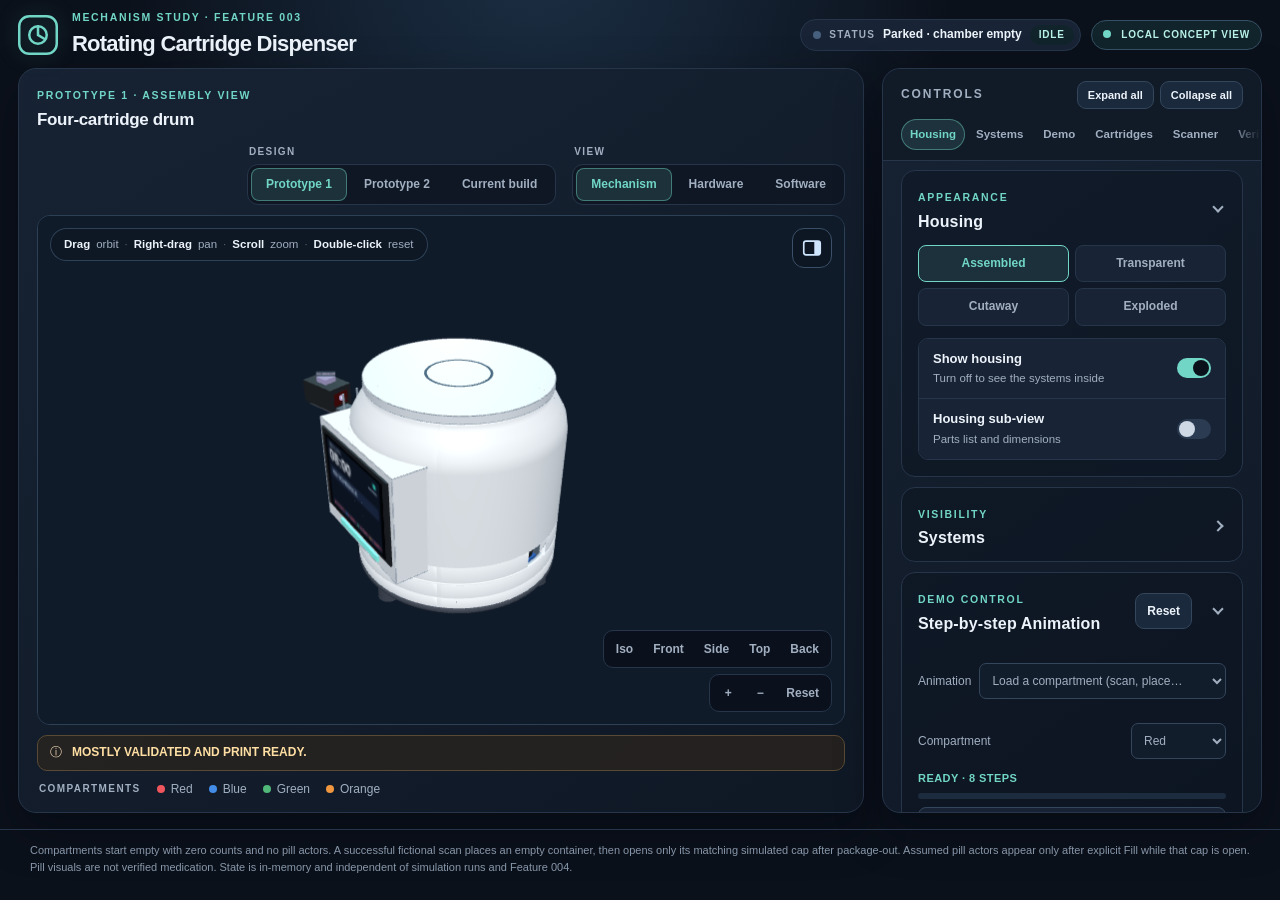
<file: index.html>
<!doctype html>
<html lang="en">
<head>
  <meta charset="utf-8">
  <meta name="viewport" content="width=device-width, initial-scale=1">
  <meta http-equiv="refresh" content="0; url=docs/visualizer/index.html">
  <link rel="canonical" href="docs/visualizer/index.html">
  <title>Rotating Cartridge Dispenser — Concept Viewer</title>
  <style>body{margin:0;min-height:100vh;display:grid;place-items:center;background:#0b111b;color:#edf3fa;font:15px -apple-system,BlinkMacSystemFont,"Segoe UI",sans-serif}a{color:#71d6c6}</style>
</head>
<body>
  <p>Opening the concept viewer… <a href="docs/visualizer/index.html">Open it here</a> if nothing happens.</p>
</body>
</html>
</file>
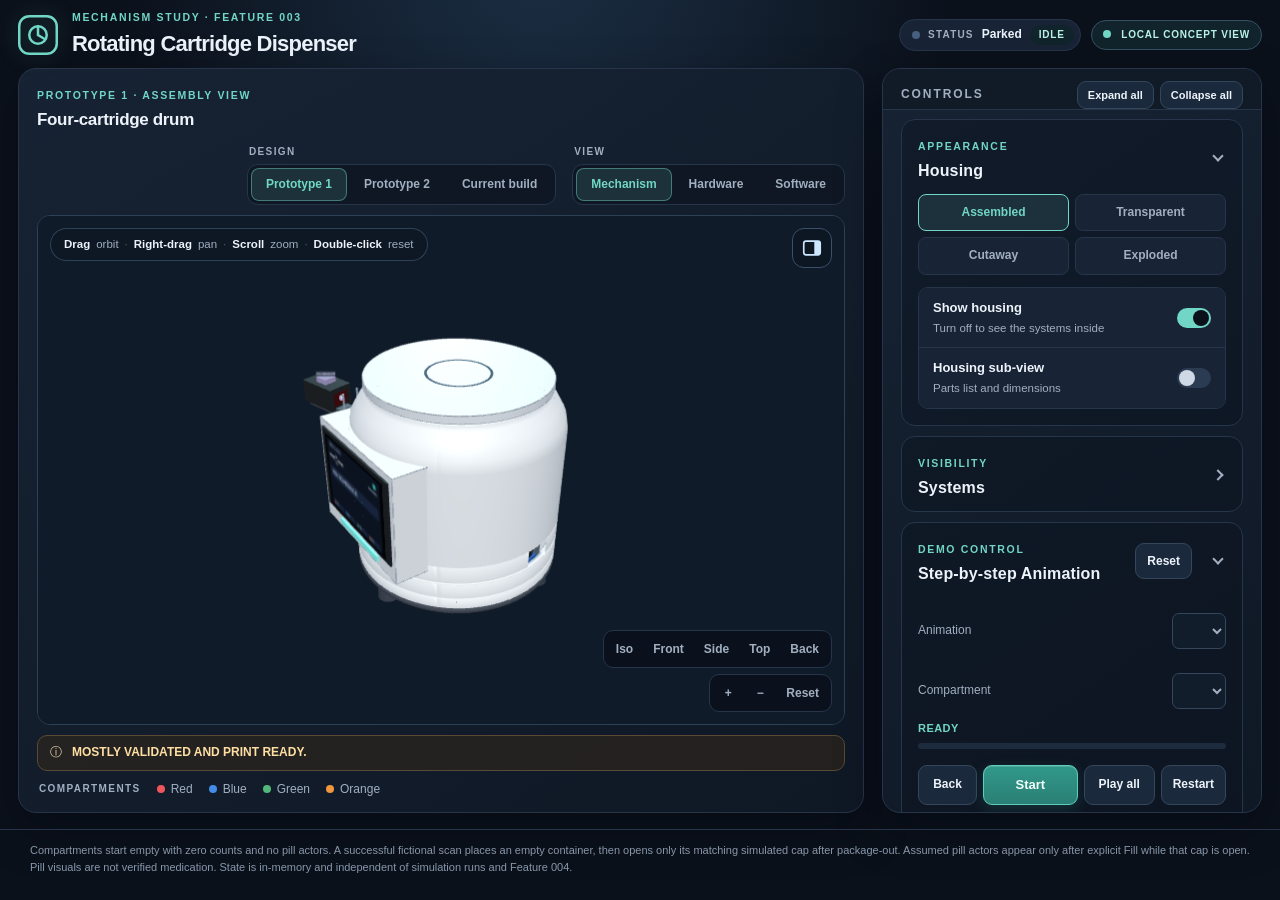
<file: docs/index.html>
<!doctype html>
<html lang="en">
<head>
  <meta charset="utf-8">
  <meta name="viewport" content="width=device-width, initial-scale=1">
  <meta http-equiv="refresh" content="0; url=visualizer/index.html">
  <link rel="canonical" href="visualizer/index.html">
  <title>Rotating Cartridge Dispenser — Concept Viewer</title>
  <style>body{margin:0;min-height:100vh;display:grid;place-items:center;background:#0b111b;color:#edf3fa;font:15px -apple-system,BlinkMacSystemFont,"Segoe UI",sans-serif}a{color:#71d6c6}</style>
</head>
<body>
  <p>Opening the concept viewer… <a href="visualizer/index.html">Open it here</a> if nothing happens.</p>
</body>
</html>
</file>
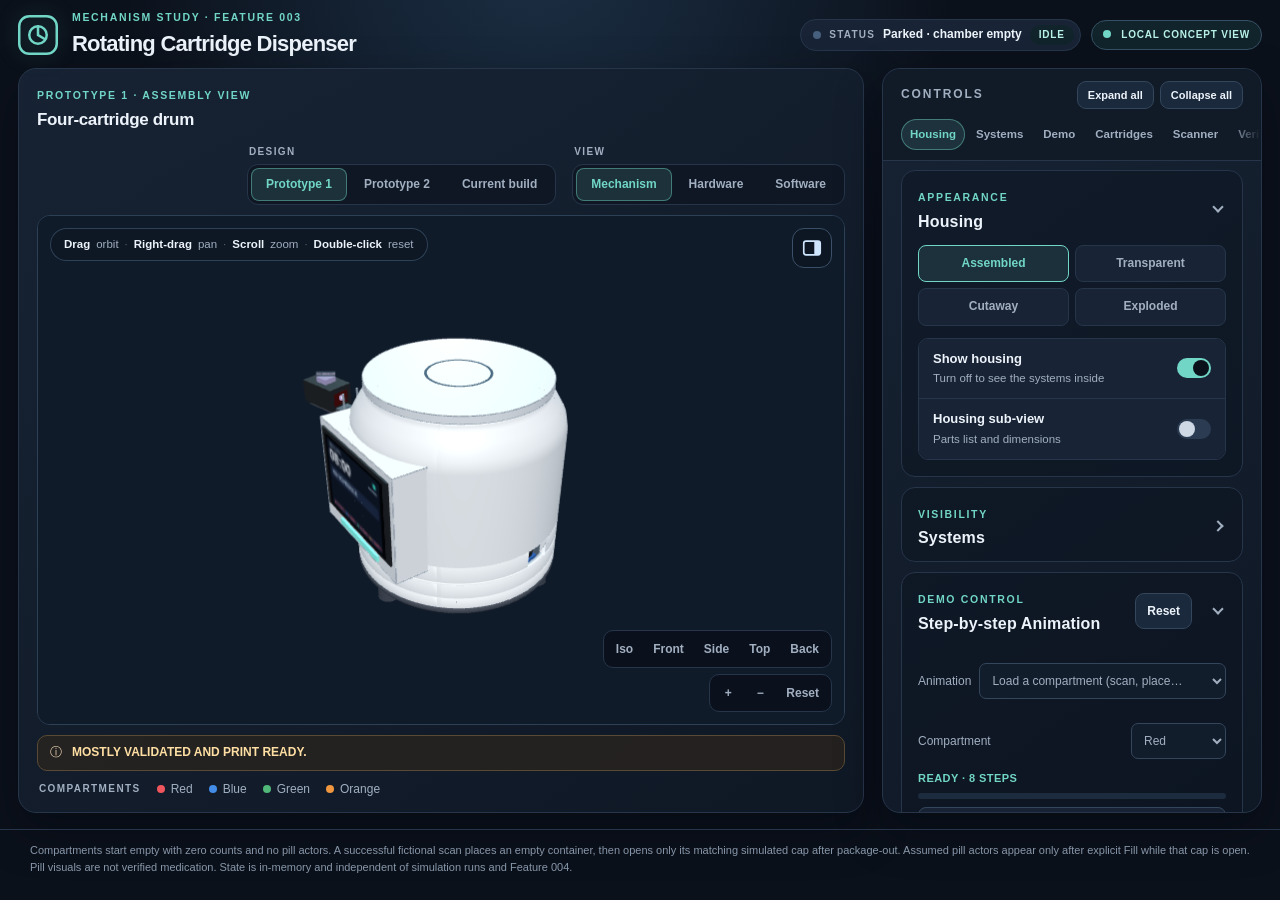
<file: docs/visualizer/index.html>
<!doctype html>
<html lang="en">
<head>
  <meta charset="utf-8">
  <meta name="viewport" content="width=device-width, initial-scale=1">
  <meta name="theme-color" content="#101725">
  <title>Rotating Cartridge Dispenser — Concept Viewer</title>
  <link rel="stylesheet" href="styles.css">
  <link rel="stylesheet" href="overrides.css">
  <link rel="stylesheet" href="ui-polish.css">
  <script defer src="vendor/three-r128.min.js"></script>
  <script defer src="concept-data.js"></script>
  <script defer src="dimension-annotations.js"></script>
  <script defer src="demo-controller.js"></script>
  <script defer src="rotation-spec.js"></script>
  <script defer src="wiring-spec.js"></script>
  <script defer src="wiring-board.js"></script>
  <script defer src="wiring-model.js"></script>
  <script defer src="wiring-3d.js"></script>
  <script defer src="wiring-layout3d.js"></script>
  <script defer src="ring-magazine.js"></script>
  <script defer src="verification-controller.js"></script>
  <script defer src="schedule-controller.js"></script>
  <script defer src="housing-modules.js"></script>
  <script defer src="reference-look.js"></script>
  <script defer src="app.js"></script>
  <script defer src="step-animations.js"></script>
  <script defer src="ring-ui.js"></script>
  <script defer src="ui-nav.js"></script>
  <script defer src="software-view.js"></script>
  <script defer src="subsystem-ui.js"></script>
  <script defer src="build-controller.js"></script>
  <script defer src="build-ui.js"></script>
</head>
<body>
  <header class="topbar">
    <div class="brand">
      <svg class="brand-mark" viewBox="0 0 32 32" aria-hidden="true"><rect x="1" y="1" width="30" height="30" rx="8" fill="none" stroke="currentColor" stroke-width="2"/><circle cx="16" cy="16" r="7" fill="none" stroke="currentColor" stroke-width="2"/><path d="M16 9v7l5 3" fill="none" stroke="currentColor" stroke-width="2" stroke-linecap="round"/></svg>
      <div><p class="eyebrow">MECHANISM STUDY · FEATURE 003</p><h1>Rotating Cartridge Dispenser</h1></div>
    </div>
    <div class="topbar-status">
      <span id="topStatus" class="status-chip" role="status" aria-label="Live simulation status"><i></i><span class="chip-label">Status</span><b id="topPhase">Parked</b><em id="topBusy">IDLE</em></span>
      <span class="live-badge"><i></i> LOCAL CONCEPT VIEW</span>
    </div>
  </header>
  <main class="layout">
    <section class="viewer card" aria-label="Interactive 3D dispenser scene">
      <div class="scene-heading"><div class="scene-title"><span class="eyebrow" id="protoEyebrow">PROTOTYPE 1 · ASSEMBLY VIEW</span><h2 id="protoTitle">Four-cartridge drum</h2></div><div class="scene-switches"><div class="switch-block"><span class="seg-caption" id="capDesign">Design</span><div class="seg-group proto-tabs" role="radiogroup" aria-labelledby="capDesign">
          <label class="seg"><input type="radio" name="designOpt" value="legacy" checked autocomplete="off"><span>Prototype 1</span></label>
          <label class="seg"><input type="radio" name="designOpt" value="ring" autocomplete="off"><span>Prototype 2</span></label>
          <label class="seg"><input type="radio" name="designOpt" value="build" autocomplete="off"><span>Current build</span></label>
        </div></div><div class="switch-block"><span class="seg-caption" id="capView">View</span><div class="seg-group view-modes" role="radiogroup" aria-labelledby="capView">
          <label class="seg"><input type="radio" name="viewMode" value="mechanism" checked autocomplete="off"><span>Mechanism</span></label>
          <label class="seg"><input type="radio" name="viewMode" value="wiring" autocomplete="off"><span>Hardware</span></label>
          <label class="seg"><input type="radio" name="viewMode" value="software" autocomplete="off"><span>Software</span></label>
        </div></div></div></div>
      <div id="sceneHost" class="scene-host" role="img" aria-label="Three-dimensional concept showing four colored cartridges around a rotating drum">
        <span class="scene-hint" id="sceneHint"><b>Drag</b> orbit <i>·</i> <b>Right-drag</b> pan <i>·</i> <b>Scroll</b> zoom <i>·</i> <b>Double-click</b> reset</span>
        <button id="controlsToggle" class="view-toggle" type="button" aria-pressed="false" aria-label="Hide controls" title="Hide controls">
          <svg class="icon-hide" viewBox="0 0 24 24" aria-hidden="true"><rect x="3" y="4.5" width="18" height="15" rx="2.5" fill="none" stroke="currentColor" stroke-width="1.8"/><path d="M14.5 4.5h4.5a2 2 0 0 1 2 2v11a2 2 0 0 1-2 2h-4.5z" fill="currentColor"/></svg>
          <svg class="icon-show" viewBox="0 0 24 24" aria-hidden="true"><path d="M4 9V4h5M20 9V4h-5M4 15v5h5M20 15v5h-5" fill="none" stroke="currentColor" stroke-width="2" stroke-linecap="round" stroke-linejoin="round"/></svg>
        </button>
        <div id="camTools" class="cam-tools" role="toolbar" aria-label="Camera">
          <div class="cam-group" role="group" aria-label="Viewpoint">
            <button type="button" data-cam="iso" title="Isometric (1)">Iso</button>
            <button type="button" data-cam="front" title="Front (2)">Front</button>
            <button type="button" data-cam="side" title="Side (3)">Side</button>
            <button type="button" data-cam="top" title="Top (4)">Top</button>
            <button type="button" data-cam="back" title="Back (5)">Back</button>
          </div>
          <div class="cam-group" role="group" aria-label="Zoom">
            <button type="button" data-cam="in" title="Zoom in (+)" aria-label="Zoom in">+</button>
            <button type="button" data-cam="out" title="Zoom out (-)" aria-label="Zoom out">&minus;</button>
            <button type="button" data-cam="reset" title="Reset view (0)">Reset</button>
          </div>
        </div>
        <div id="wiringHud" class="wiring-hud" hidden>
          <div class="hud-head"><strong id="wiringHudTitle">ESP32-S3 hardware</strong><span id="wiringHudNote" class="hud-note"></span><button id="wiringHudToggle" class="hud-toggle" type="button" aria-expanded="true" aria-label="Collapse wiring panel" title="Collapse">&#9662;</button></div>
          <div class="hud-toggles">
            <label><input id="wireSignal" type="checkbox" checked autocomplete="off"> Signals</label>
            <label><input id="wireMotor" type="checkbox" checked autocomplete="off"> Motor cable</label>
            <label><input id="wirePower" type="checkbox" checked autocomplete="off"> 5 V / GND</label>
          </div>
          <ul id="wiringHudRows" class="hud-rows"></ul>
          <p id="wiringHudFoot" class="hud-foot">Red +5 V · grey GND · hall OUT also has a 10 kΩ pull-up to 3V3</p>
        </div>
        <iframe id="wiringFrame" class="wiring-frame" title="Hardware diagram, live from the 3D viewer" hidden></iframe>
        <div id="softwareView" class="sw-pane" role="region" aria-label="Firmware software flowchart" tabindex="0"></div>
        <div id="webglFallback" class="fallback" hidden><strong>WebGL is unavailable</strong><p>Enable hardware acceleration or use a browser/device with WebGL support. The demo controls remain available, but the 3D scene cannot be rendered.</p></div>
      </div>
      <div class="concept-notice"><span aria-hidden="true">ⓘ</span><span><strong>MOSTLY VALIDATED AND PRINT READY.</strong></span></div>
      <div class="legend" aria-label="Supported empty compartment colors"><span><i class="dot red"></i>Red</span><span><i class="dot blue"></i>Blue</span><span><i class="dot green"></i>Green</span><span><i class="dot orange"></i>Orange</span></div>
    </section>
    <aside class="panel card" id="controlPanel" data-active="view" aria-label="Demo controls and status">
      <div class="panel-bar">
        <span class="panel-bar-title">Controls</span>
        <span class="panel-bar-actions"><button id="panelExpand" class="quiet-button" type="button">Expand all</button><button id="panelCollapse" class="quiet-button" type="button">Collapse all</button></span>
        <nav id="panelNav" class="panel-nav" aria-label="Jump to a control section"></nav>
      </div>
      <section class="control-section software-panel" id="softwarePanel" data-nav="Software" hidden>
        <div class="section-title"><div><span class="eyebrow">SOFTWARE</span><h2>Firmware flowchart</h2></div></div>
        <div class="seg-group board-switch" role="radiogroup" aria-label="Board">
          <label class="seg"><input type="radio" name="boardOptSw" value="esp32" checked autocomplete="off"><span>ESP32-S3</span></label>
          <label class="seg"><input type="radio" name="boardOptSw" value="uno" autocomplete="off"><span>Arduino UNO</span></label>
        </div>
      </section>
      <section class="control-section wiring-panel" id="wiringPanel" data-nav="Hardware" hidden>
        <div class="section-title"><div><span class="eyebrow">HARDWARE</span><h2>Systems</h2></div></div>
        <div class="seg-group board-switch" role="radiogroup" aria-label="Board">
          <label class="seg"><input type="radio" name="boardOpt" value="esp32" checked autocomplete="off"><span>ESP32-S3</span></label>
          <label class="seg"><input type="radio" name="boardOpt" value="uno" autocomplete="off"><span>Arduino UNO</span></label>
        </div>
        <div class="seg-group wiring-styles" role="radiogroup" aria-label="Hardware view">
          <label class="seg"><input type="radio" name="wiringStyle" value="wiring3d" checked autocomplete="off"><span>In place 3D</span></label>
          <label class="seg"><input type="radio" name="wiringStyle" value="wiringlayout" autocomplete="off"><span>Layout 3D</span></label>
          <label class="seg"><input type="radio" name="wiringStyle" value="wiring2d" autocomplete="off"><span>2D diagram</span></label>
        </div>
        <div class="sys-toolbar"><span class="sys-hint">Choose the systems to follow</span><span class="sys-actions"><button id="wiringAll" class="quiet-button" type="button">All</button><button id="wiringNone" class="quiet-button" type="button">None</button></span></div>
        <div id="wiringSystems" class="sys-list" role="group" aria-label="Systems"></div>
        <div class="switch-list">
          <label class="switch-row" hidden><span><strong>Hide other wires</strong><small>On: unpicked wires disappear · Off: they stay faint. Parts always stay in place</small></span><input id="wiringHide" class="switch" type="checkbox" autocomplete="off" checked></label>
        </div>
      </section>
      <section class="control-section wiring-panel" id="wiringPins" data-nav="Pins" hidden>
        <div class="section-title"><div><span class="eyebrow">HARDWARE</span><h2>Pin table</h2></div><span id="wiringTableCount" class="count-badge"></span></div>
        <div class="pin-table-wrap"><table class="pin-table"><thead><tr><th>Pin</th><th>Signal</th><th>Connects to</th><th>Live</th></tr></thead><tbody id="pinTableRows"></tbody></table></div>
        <p class="small-note">Pins of the ticked systems only; the ESP32's power pins belong to Power supply. ASSUMED / NOT VALIDATED.</p>
      </section>
      <section class="control-section housing-section" data-nav="Housing">
        <div class="section-title"><div><span class="eyebrow">APPEARANCE</span><h2>Housing</h2></div></div>
        <div class="seg-group" role="radiogroup" aria-label="Housing view">
          <label class="seg"><input type="radio" name="housingModeOpt" value="assembled" checked autocomplete="off"><span>Assembled</span></label>
          <label class="seg"><input type="radio" name="housingModeOpt" value="transparent" autocomplete="off"><span>Transparent</span></label>
          <label class="seg"><input type="radio" name="housingModeOpt" value="cutaway" autocomplete="off"><span>Cutaway</span></label>
          <label class="seg"><input type="radio" name="housingModeOpt" value="exploded" autocomplete="off"><span>Exploded</span></label>
        </div>
        <div class="switch-list">
          <label class="switch-row"><span><strong>Show housing</strong><small>Turn off to see the systems inside</small></span><input id="housingVisible" class="switch" type="checkbox" checked autocomplete="off"></label>
          <label class="switch-row"><span><strong>Housing sub-view</strong><small>Parts list and dimensions</small></span><input id="housingOnlyToggle" class="switch" type="radio" name="subsystemView" autocomplete="off"></label>
        </div>
      </section>
      <section class="control-section build-section" id="buildSection" data-nav="Build" hidden>
        <div class="section-title"><div><span class="eyebrow">CURRENT BUILD</span><h2>One cartridge on the stepper</h2></div><span id="buildBadge" class="status-pill">STOPPED</span></div>
        <p class="small-note">What we have built so far, driven by the electronics code (<code>electronics-ESP32/scheduling-system</code>). There is no pin, solenoid or sensor: at each scheduled time the ESP32 turns the cartridge 30° for every pill (one window of the ring), pauses 1 s after each move so the pill can fall, then stops. The firmware cannot check that a pill came out, so every dose counts as taken. Shapes follow photos of the printed parts; sizes are ASSUMED, not measured CAD. NOT VALIDATED.</p>
        <div class="readout-grid"><div><span>Clock</span><strong id="buildClock">08:00:00</strong></div><div><span>Motor</span><strong id="buildMotor">Stopped</strong></div><div><span>Dose</span><strong id="buildDose">None due</strong></div><div><span>Pills in cartridge</span><strong id="buildCart">12</strong></div><div><span>Pills in tray</span><strong id="buildTray">0</strong></div></div>
        <p class="sub-title">Clock speed</p>
        <div class="seg-group four" role="radiogroup" aria-label="Clock speed">
          <label class="seg"><input type="radio" name="buildSpeed" value="1" autocomplete="off"><span>1x</span></label><label class="seg"><input type="radio" name="buildSpeed" value="10" checked autocomplete="off"><span>10x</span></label><label class="seg"><input type="radio" name="buildSpeed" value="60" autocomplete="off"><span>60x</span></label><label class="seg"><input type="radio" name="buildSpeed" value="300" autocomplete="off"><span>300x</span></label>
        </div>
        <div class="rotation-buttons"><button id="buildPlay" class="secondary-button" type="button">Pause</button><button id="buildStop" class="secondary-button" type="button">Stop motor</button><button id="buildReset" class="secondary-button" type="button">Reset demo</button></div>
        <div class="sched-line"><label for="buildClockInput">Set clock</label><input id="buildClockInput" type="time" value="08:00" autocomplete="off"><button id="buildClockSet" class="quiet-button" type="button">Set</button></div>
        <p class="sub-title">Schedule (my_schedule.h)</p>
        <div class="sched-line"><label for="buildTime">Time</label><input id="buildTime" type="time" value="08:05" autocomplete="off"><label for="buildPills">Pills</label></div>
        <div class="sched-line"><input id="buildPills" type="number" min="1" max="5" value="1" autocomplete="off"><span></span><button id="buildAdd" class="primary-button" type="button">Add dose</button></div>
        <p id="buildMsg" class="small-note" aria-live="polite"></p>
        <ul id="buildList" class="sched-list"></ul>
        <p class="sub-title">Cartridge and tray</p>
        <div class="rotation-buttons"><button id="buildRefill" class="secondary-button" type="button">Refill cartridge</button><button id="buildEmpty" class="secondary-button" type="button">Empty tray</button></div>
      </section>
      <section class="control-section ring-section" id="ringSection" data-nav="Ring" hidden>
        <div class="section-title"><div><span class="eyebrow" id="ringSectionEyebrow">PROTOTYPE 2</span><h2 id="ringSectionTitle">Ring magazine</h2></div></div>
        <div id="ringTools">
          <details class="how-details"><summary>How a ring turns</summary><p class="small-note">The stepper under the floor swings one arm. A carriage on the arm (servo S1) slides to the chosen ring and servo S2 lifts the pin up through that ring's curved slot in the floor, into a sealed channel under the ring's inner rim, never into a pill pocket. The pin pushes a drive tooth hanging under a divider and the ring rolls on its 14 steel balls (1 mm), centred by PTFE-lined walls and held by a spring-plunger detent when idle. The fixed pocket floor has no holes under the pockets, so each divider slides its pill (standing on edge, any size or shape) across the floor until it drops through the one exit hole into one chute and one cup. Refill needs no ring movement: one flap in the lid lifts over the five queue pockets of every ring and a pill is dropped straight into each empty pocket; the rounded divider tops shed a pill that lands on them into a pocket. ASSUMED / NOT VALIDATED.</p></details>
          <p id="pocketInfo" class="small-note"></p>
          <p class="sub-title">Weight and stability (assumed masses)</p>
          <div class="readout-grid"><div><span>Total mass</span><strong id="stabMass">-</strong></div><div><span>Centre of mass above table</span><strong id="stabCom">-</strong></div><div><span>Rotating mass (limit 150 g)</span><strong id="stabRot">-</strong></div><div><span>Tips over at</span><strong id="stabTip">-</strong></div></div>
          <p class="sub-title">Refill (flap over all four rings)</p>
          <button id="ringFillAll" class="primary-button wide" type="button">Refill all rings (one click)</button>
          <p id="ringGuide" class="small-note"></p>
          <div class="rotation-buttons">
            <button id="ringOpenLid" class="secondary-button" type="button">Open flap</button>
            <button id="ringFill" class="secondary-button" type="button">Fill every ring</button>
            <button id="ringCloseLid" class="secondary-button" type="button">Close flap</button>
          </div>
          <p class="small-note">With the flap open, add one pill to a ring:</p>
          <div class="button-grid four-col" id="refillRings">
            <button class="color-button red" data-ring="0" type="button">Red</button><button class="color-button blue" data-ring="1" type="button">Blue</button><button class="color-button green" data-ring="2" type="button">Green</button><button class="color-button orange" data-ring="3" type="button">Orange</button>
          </div>
          <p id="ringRefillNote" class="small-note" aria-live="polite"></p>
        </div>
      </section>
      <section class="control-section systems-section" data-nav="Systems">
        <div class="section-title"><div><span class="eyebrow">VISIBILITY</span><h2>Systems</h2></div></div>
        <div class="switch-list">
          <label class="switch-row flip"><input id="mechanismToggle" type="checkbox" checked> Subsystem 1: Dispensing mechanism</label>
          <label class="switch-row flip sub"><input id="rotationOnlyToggle" type="radio" name="subsystemView" autocomplete="off"> Rotation mechanism</label>
          <label class="switch-row flip sub"><input id="mountOnlyToggle" type="radio" name="subsystemView" autocomplete="off"> Stepper mount</label>
          <label class="switch-row flip sub"><input id="lockOnlyToggle" type="radio" name="subsystemView" autocomplete="off"> Locking rod</label>
          <label class="switch-row flip sub"><input id="compartmentOnlyToggle" type="radio" name="subsystemView" autocomplete="off"> Compartments &amp; decks</label>
          <label id="ringBearingsRow" class="switch-row flip sub deep" hidden><input id="ringBearings" type="checkbox" autocomplete="off"> Show bearings</label>
          <label class="switch-row flip"><input id="scannerSubsystemToggle" type="checkbox" checked> Subsystem 2: Barcode scanner</label>
          <label class="switch-row flip"><input id="verifySubsystemToggle" type="checkbox" checked autocomplete="off"> Subsystem 3: Verification sensors</label>
          <label class="switch-row flip"><input id="displaySubsystemToggle" type="checkbox" checked autocomplete="off"> Subsystem 4: Touchscreen &amp; LED</label>
          <label class="switch-row flip"><input id="labelsToggle" type="checkbox" checked> Show labels</label>
          <label class="switch-row flip"><input id="dimensionsToggle" type="checkbox"> Show dimensions</label>
        </div>
        <input id="capsToggle" type="checkbox" checked hidden>
        <div class="part-filter" role="group" aria-label="Part types">
          <span class="part-filter-title">Part types</span>
          <label><input type="checkbox" name="partType" value="printed" autocomplete="off"> 3D-printed parts</label>
          <label><input type="checkbox" name="partType" value="electronic" autocomplete="off"> Electronic components</label>
        </div>
        <p class="small-note">Tick one or both to keep those parts solid and fade the rest. Nothing ticked shows every part. Deck plates, standoffs, bearings, screws and springs count as hardware.</p>
        <div id="printGroups" class="print-groups" hidden>
          <ul id="printGroupsList" class="rotation-parts"></ul>
          <p id="printJobInfo" class="small-note"></p>
          <button id="printPlatesBtn" class="secondary-button" type="button" aria-pressed="false">Show print plates</button>

          <div id="printDownloads" class="print-downloads">
            <div class="dl-head"><strong>Print files</strong><span class="dl-badge">STL &middot; mm</span></div>
            <p class="dl-note">Regenerated for the current flask design: round deck, S1/S2 levers, base tray with separate feet. Each part lists its supports, thin walls and fits in the manifest.</p>
            <p class="dl-warn"><b>NOT VALIDATED &middot; NOT PRINT-READY.</b> Nothing was printed or measured. Most parts need supports or bridging (listed per part in the manifest). Print the test coupons first.</p>
            <ul class="download-list">
              <li data-job="drum" data-coupons="C-2 C-3 C-6 C-7"><a class="dl-link" href="print/drum.stl" download><span class="dl-name">Drum</span><span class="dl-qty">&times;1</span></a></li>
              <li data-job="platform" data-coupons="C-1 C-5"><a class="dl-link" href="print/housing-platform.stl" download><span class="dl-name">Housing deck <em>print flipped</em></span><span class="dl-qty">&times;1</span></a></li>
              <li data-job="mount" data-coupons="C-4 C-5"><a class="dl-link" href="print/stepper-mount.stl" download><span class="dl-name">Stepper mount</span><span class="dl-qty">&times;1</span></a></li>
              <li data-job="base" data-coupons="C-4"><a class="dl-link" href="print/base-tray.stl" download><span class="dl-name">Base tray</span><span class="dl-qty">&times;1</span></a></li>
              <li data-job="feet" data-coupons=""><a class="dl-link" href="print/tray-foot.stl" download><span class="dl-name">Tray foot</span><span class="dl-qty">&times;3</span></a></li>
              <li data-job="shell" data-coupons=""><a class="dl-link" href="print/cylindrical-shell-right.stl" download><span class="dl-name">Cylindrical shell, right</span><span class="dl-qty">&times;1</span></a></li>
              <li data-job="shell" data-coupons=""><a class="dl-link" href="print/cylindrical-shell-back.stl" download><span class="dl-name">Cylindrical shell, back</span><span class="dl-qty">&times;1</span></a></li>
              <li data-job="shell" data-coupons=""><a class="dl-link" href="print/cylindrical-shell-left.stl" download><span class="dl-name">Cylindrical shell, left</span><span class="dl-qty">&times;1</span></a></li>
              <li data-job="lid" data-coupons=""><a class="dl-link" href="print/service-lid.stl" download><span class="dl-name">Service lid <em>print flipped</em></span><span class="dl-qty">&times;1</span></a></li>
              <li data-job="bracket" data-coupons=""><a class="dl-link" href="print/station-bracket.stl" download><span class="dl-name">Station bracket <em>print flipped</em></span><span class="dl-qty">&times;1</span></a></li>
              <li data-job="pin-lever" data-coupons="C-2"><a class="dl-link" href="print/pin-lever.stl" download><span class="dl-name">Pin lever</span><span class="dl-qty">&times;1</span></a></li>
              <li data-job="tongue-lever" data-coupons="C-2"><a class="dl-link" href="print/tongue-lever.stl" download><span class="dl-name">Tongue lever</span><span class="dl-qty">&times;1</span></a></li>
              <li data-job="tongue" data-coupons=""><a class="dl-link" href="print/tongue-gate.stl" download><span class="dl-name">Tongue gate</span><span class="dl-qty">&times;1</span></a></li>
              <li data-job="cam" data-coupons=""><a class="dl-link" href="print/pin-cam.stl" download><span class="dl-name">Pin cam <em>needs a support</em></span><span class="dl-qty">&times;1</span></a></li>
              <li data-job="cartridge" data-coupons="C-1"><a class="dl-link" href="print/cartridge.stl" download><span class="dl-name">Cartridge</span><span class="dl-qty">&times;4</span></a></li>
              <li data-job="cap" data-coupons=""><a class="dl-link" href="print/cap.stl" download><span class="dl-name">Cap</span><span class="dl-qty">&times;4</span></a></li>
              <li data-job="blade" data-coupons=""><a class="dl-link" href="print/slide-blade.stl" download><span class="dl-name">Slide blade</span><span class="dl-qty">&times;4</span></a></li>
            </ul>
            <strong id="printCouponsTitle" class="dl-sub">Test coupons &middot; print these first</strong>
            <ul class="download-list">
              <li data-coupon="C-1"><a class="dl-link coupon" href="print/coupon-c1-bearing-seat.stl" download><span class="dl-name"><i>C-1</i>Bearing seat</span></a></li>
              <li data-coupon="C-2"><a class="dl-link coupon" href="print/coupon-c2-rod-fit.stl" download><span class="dl-name"><i>C-2</i>Rod fit</span></a></li>
              <li data-coupon="C-3"><a class="dl-link coupon" href="print/coupon-c3-magnet-pocket.stl" download><span class="dl-name"><i>C-3</i>Magnet pocket</span></a></li>
              <li data-coupon="C-4"><a class="dl-link coupon" href="print/coupon-c4-mount-joint.stl" download><span class="dl-name"><i>C-4</i>Mount joint</span></a></li>
              <li data-coupon="C-5"><a class="dl-link coupon" href="print/coupon-c5-column-socket.stl" download><span class="dl-name"><i>C-5</i>Column socket</span></a></li>
              <li data-coupon="C-6"><a class="dl-link coupon" href="print/coupon-c6-clip-bend.stl" download><span class="dl-name"><i>C-6</i>Clip bend</span></a></li>
              <li data-coupon="C-7"><a class="dl-link coupon" href="print/coupon-c7-dbore-bond.stl" download><span class="dl-name"><i>C-7</i>D-bore bond</span></a></li>
            </ul>
            <div class="download-all"><a class="dl-btn" href="print/smart-dispenser-print-files.zip" download>All files (zip)</a><a class="dl-btn" href="print/print-manifest.json" download>Manifest</a></div>
            <details class="dl-details"><summary>How to correct the sizes</summary><p>Measure the printed coupons, then edit <code>scripts/print_profile.json</code> and run <code>python3 scripts/export_print_files.py</code> to regenerate the parts.</p></details>
          </div>
        </div>
        <div id="electronicGroups" class="print-groups" hidden>
          <strong class="electronic-title">Electronic components in this view</strong>
          <ul id="electronicList" class="electronic-list"></ul>
        </div>
      </section>
      <section class="control-section demo-section" data-nav="Demo">
        <div class="section-title"><div><span class="eyebrow">DEMO CONTROL</span><h2>Step-by-step Animation</h2></div><button id="resetBtn" class="quiet-button" type="button">Reset</button></div>
        <div id="stepAnim" class="step-anim">
          <label class="range-row" for="stepAnimSelect"><span>Animation</span><select id="stepAnimSelect" autocomplete="off"></select></label>
          <label id="stepAnimColorRow" class="range-row" for="stepAnimColor"><span>Compartment</span><select id="stepAnimColor" autocomplete="off"></select></label>
          <div class="step-progress"><span id="stepAnimCount">Ready</span><div class="step-bar" role="progressbar" aria-label="Animation progress" aria-valuemin="0" aria-valuemax="100" aria-valuenow="0"><i id="stepAnimBar"></i></div></div>
          <ol id="stepAnimSteps" class="step-list"></ol>
          <div class="step-controls">
            <button id="stepAnimBack" class="secondary-button" type="button">Back</button>
            <button id="stepAnimNext" class="primary-button" type="button">Start</button>
            <button id="stepAnimPlay" class="secondary-button" type="button">Play all</button>
            <button id="stepAnimRestart" class="secondary-button" type="button">Restart</button>
          </div>
          <label class="range-row" for="speedRange"><span>Playback speed</span><output id="speedOutput">1.0×</output><input id="speedRange" type="range" min="0.3" max="3" step="0.1" value="1"></label>
          <p id="stepAnimStatus" class="small-note" aria-live="polite"></p>
        </div>
        <p class="sub-title">Request a dispense (full run)</p>
        <div class="button-grid four-col">
          <button class="color-button red" data-dispense="red" type="button">Red</button><button class="color-button blue" data-dispense="blue" type="button">Blue</button><button class="color-button green" data-dispense="green" type="button">Green</button><button class="color-button orange" data-dispense="orange" type="button">Orange</button>
        </div>
        <div class="schedule-row"><label for="scheduleMode">Schedule</label><select id="scheduleMode"><option value="once">Run once</option><option value="repeat">Repeat until loaded inventory is depleted</option></select><button id="scheduleBtn" class="secondary-button" type="button">Run six-request schedule</button></div>
        <div id="rotationPanel" class="rotation-panel" hidden>
          <strong id="rotationPanelTitle">Rotation subsystem preview</strong>
          <div class="rotation-buttons"><button id="rotationSpin90" class="secondary-button" type="button">Index 90°</button><button id="rotationSpin360" class="secondary-button" type="button">Full turn</button><button id="rotationHome" class="secondary-button" type="button">Go home</button></div>
          <label class="range-row" for="rotationFade"><span>Other parts opacity</span><output id="rotationFadeOut">7%</output><input id="rotationFade" type="range" min="0" max="100" step="1" value="7" autocomplete="off"></label>
          <label id="ringFloorRow" class="switch-row" hidden><span><strong>Pocket floor</strong><small>Fixed plate under the rings. Turn off to see the arm and pin under it</small></span><input id="ringFloor" class="switch" type="checkbox" checked autocomplete="off"></label>
          <div class="readout-grid"><div><span>Drum angle</span><strong id="rotAngle">0.0°</strong></div><div><span>Half-steps (nominal 4096/rev)</span><strong id="rotSteps">0</strong></div><div><span>Hall sensor</span><strong id="rotHome">LOW · magnet at home</strong></div></div>
          <div id="removalFlow" class="service-flow" hidden>
            <label class="range-row" for="removalColor"><span>Compartment to remove</span><select id="removalColor"><option value="red">Red</option><option value="blue">Blue</option><option value="green" selected>Green</option><option value="orange">Orange</option></select></label>
            <div class="rotation-buttons"><button id="removalNext" class="secondary-button" type="button">Next step</button><button id="removalRestart" class="secondary-button" type="button">Restart</button></div>
            <label class="range-row" for="bladeSlide"><span>Slide the blade (closed to open)</span><output id="bladeOut">closed</output><input id="bladeSlide" type="range" min="0" max="100" step="1" value="0" autocomplete="off"></label>
            <div class="rotation-buttons"><button id="bladeToggle" class="secondary-button" type="button">Slide blade open</button></div>
            <ol id="removalSteps" class="service-steps"><li>Held on the deck by its clips</li><li>Pull up: the clips flex outward</li><li>Lift straight up and out</li><li>Lower it back: the clips snap over the ledges</li></ol>
            <p id="removalStatus" class="small-note">Concept only (ASSUMED / NOT_VALIDATED): press Next step to see how a compartment comes out.</p>
          </div>
          <ul id="rotationPartsList" class="rotation-parts"></ul>
          <p id="rotationNote" class="small-note">Other parts are ghosted. Click a part in the list or in the 3D view to show only its label; click it again to show all labels. Printed/bought labels, step count and sensor state are ASSUMED / NOT_VALIDATED concept values. The preview adds to the demo drum angle only while idle and never changes controller state.</p>
        </div>
        <label id="dimensionCategoryRow" class="dimension-category-row" for="dimensionCategory" hidden><span>Dimension group</span><select id="dimensionCategory"><option value="assembly">Assembly overview</option><option value="cartridge-channel-cap-red">Red cartridge/channel/cap</option><option value="cartridge-channel-cap-blue">Blue cartridge/channel/cap</option><option value="cartridge-channel-cap-green">Green cartridge/channel/cap</option><option value="cartridge-channel-cap-orange">Orange cartridge/channel/cap</option><option value="upper-blade-red">Red upper blade</option><option value="upper-blade-blue">Blue upper blade</option><option value="upper-blade-green">Green upper blade</option><option value="upper-blade-orange">Orange upper blade</option><option value="lower-tongue">Shared lower tongue</option><option value="pin-slot">Engagement pin</option><option value="pin-slot-red">Red pin slot</option><option value="actuator-linkage">Actuator linkage</option><option value="outlet-tray">Outlet &amp; tray</option></select></label>
        <p class="dimension-disclosure">Each 3D dimension has a measurement segment and its own guide line to the feature. Choose one group at a time to reduce clutter; provenance and caveats are listed here. Values are NOT VALIDATED or manufacturing tolerances. Missing dimensions remain unspecified.</p>
        <div id="dimensionDetails" class="dimension-details" hidden aria-live="polite"></div>
      </section>
      <section class="control-section cartridges-section" data-nav="Cartridges">
        <div class="section-title"><div><span class="eyebrow">EMPTY COMPARTMENTS · SCAN TO LOAD</span><h2>Cartridges &amp; caps</h2></div></div>
        <div id="cartridgeControls" class="cartridge-list"></div>
      </section>
      <section class="control-section scan-section" data-nav="Scanner">
        <div class="section-title"><div><span class="eyebrow">PACKAGE SCAN DEMO</span><h2>Barcode fixtures</h2></div></div>
        <p class="small-note">Starts with four empty compartments and zero pill actors. A unique RED/BLUE/GREEN/ORANGE fixture places an empty fictional container into its same-color slot; after package-out, only that lid opens. Rescan that matching code when the container has zero pills to reopen it for Fill, without placing another container. The single invalid-container example is refused and places nothing.</p>
        <div class="scanner-component-list" aria-label="Barcode scanner components shown in the main simulation"><strong>Scanner subsystem in the main scene</strong><span>Reader housing + optical point</span><span>Container guide rails</span><span>Fictional barcode package</span><span>Scan beam + local fixture status</span><span>Selected compartment cap</span></div>
        <div id="barcodeControls" class="barcode-list"></div>
        <p id="loadingNotice" class="small-note">All four supported compartments are empty, count zero, closed, and locked. No pill actors are shown; failed scans place nothing.</p>
      </section>
      <section class="control-section verify-section" data-nav="Verify">
        <div class="section-title"><div><span class="eyebrow">SUBSYSTEM 3 · VERIFICATION</span><h2>Pill and compartment checks</h2></div><span id="verBeam" class="status-pill">BEAM CLEAR</span></div>
        <p class="small-note">Each ring has two IR level sensors under its floor: READY at the pocket next to the exit and FULL at the last queue pocket. An IR break-beam across the exit funnel sees every pill that falls. Sensors show in Prototype 2. ASSUMED / NOT VALIDATED.</p>
        <div id="verRings" class="ver-rings"></div>
        <div class="ver-verdict"><span>Last dispense</span><strong id="verLast">none yet</strong></div>
        <p class="small-note">A dispense is VERIFIED when the beam saw exactly one pill and the ring count dropped by one. A ring takes another pill of the SAME colour only while it has a free pocket.</p>
      </section>
      <section class="control-section touch-section" data-nav="Touchscreen">
        <div class="section-title"><div><span class="eyebrow">SUBSYSTEM 4 · TOUCHSCREEN &amp; LED</span><h2>Dose schedule</h2></div><span id="ledState" class="status-pill">LED idle</span></div>
        <p class="small-note">The 2.4 in touchscreen on the housing shows the clock, the next dose and the ring levels. This form is the touch input. A dose becomes DUE at its time; you tap TAKE to dispense it. ASSUMED / NOT VALIDATED, no medical use.</p>
        <div class="clock-row"><div><span class="clock-label">Simulated clock</span><strong id="clockText">08:00</strong></div><div class="clock-btns"><button id="clockPlus1" class="secondary-button" type="button">+1 min</button><button id="clockPlus15" class="secondary-button" type="button">+15 min</button><button id="clockPlus60" class="secondary-button" type="button">+1 h</button><button id="clockPlay" class="secondary-button" type="button" aria-pressed="false">Play</button></div></div>
        <div class="sched-line"><label for="clockInput">Set clock</label><input id="clockInput" type="time" value="08:00" autocomplete="off"><button id="clockSet" class="quiet-button" type="button">Set</button></div>
        <p class="sub-title">Add a scheduled pill</p>
        <div class="seg-group four" role="radiogroup" aria-label="Pill colour">
          <label class="seg"><input type="radio" name="schedColor" value="red" checked autocomplete="off"><span>Red</span></label><label class="seg"><input type="radio" name="schedColor" value="blue" autocomplete="off"><span>Blue</span></label><label class="seg"><input type="radio" name="schedColor" value="green" autocomplete="off"><span>Green</span></label><label class="seg"><input type="radio" name="schedColor" value="orange" autocomplete="off"><span>Orange</span></label>
        </div>
        <div class="sched-line"><label for="schedTime">Time</label><input id="schedTime" type="time" value="08:05" autocomplete="off"><button id="schedAdd" class="primary-button" type="button">Add to schedule</button></div>
        <p id="schedMsg" class="small-note" aria-live="polite"></p>
        <ul id="schedList" class="sched-list"></ul>
        <div id="dueBox" class="due-box" hidden><div><strong id="dueText"></strong><small id="dueReason"></small></div><button id="takeBtn" class="primary-button" type="button">TAKE (tap)</button></div>
      </section>
      <section class="control-section status-section" data-nav="Status" aria-live="polite" aria-atomic="false">
        <div class="section-title"><div><span class="eyebrow">LIVE STATUS</span><h2 id="phaseLabel">Parked</h2></div><span id="busyBadge" class="status-pill">IDLE</span></div>
        <div class="readout-grid"><div><span>Crank</span><strong id="servoStatus">180°</strong></div><div><span>Pin</span><strong id="pinStatus">UP</strong></div><div><span>Blade tip</span><strong id="bladeStatus">−5.2 mm</strong></div><div><span>Tongue edge</span><strong id="tongueStatus">+5.7 mm</strong></div><div><span>Tray</span><strong id="trayStatus">0 visual pills</strong></div><div><span>Actor</span><strong id="actorStatus">None — chamber empty</strong></div><div><span>Scanner</span><strong id="scannerStatus">Idle</strong></div></div>
        <div id="inventoryStatus" class="inventory-status"></div>
        <p id="scheduleStatus" class="small-note">Schedule: idle</p>
        <p id="scanStatus" class="small-note">Scanner ready.</p>
        <p id="rejectionStatus" class="rejection" role="status"></p>
      </section>
    </aside>
  </main>
  <footer>Compartments start empty with zero counts and no pill actors. A successful fictional scan places an empty container, then opens only its matching simulated cap after package-out. Assumed pill actors appear only after explicit Fill while that cap is open. Pill visuals are not verified medication. State is in-memory and independent of simulation runs and Feature 004.</footer>
</body>
</html>
</file>
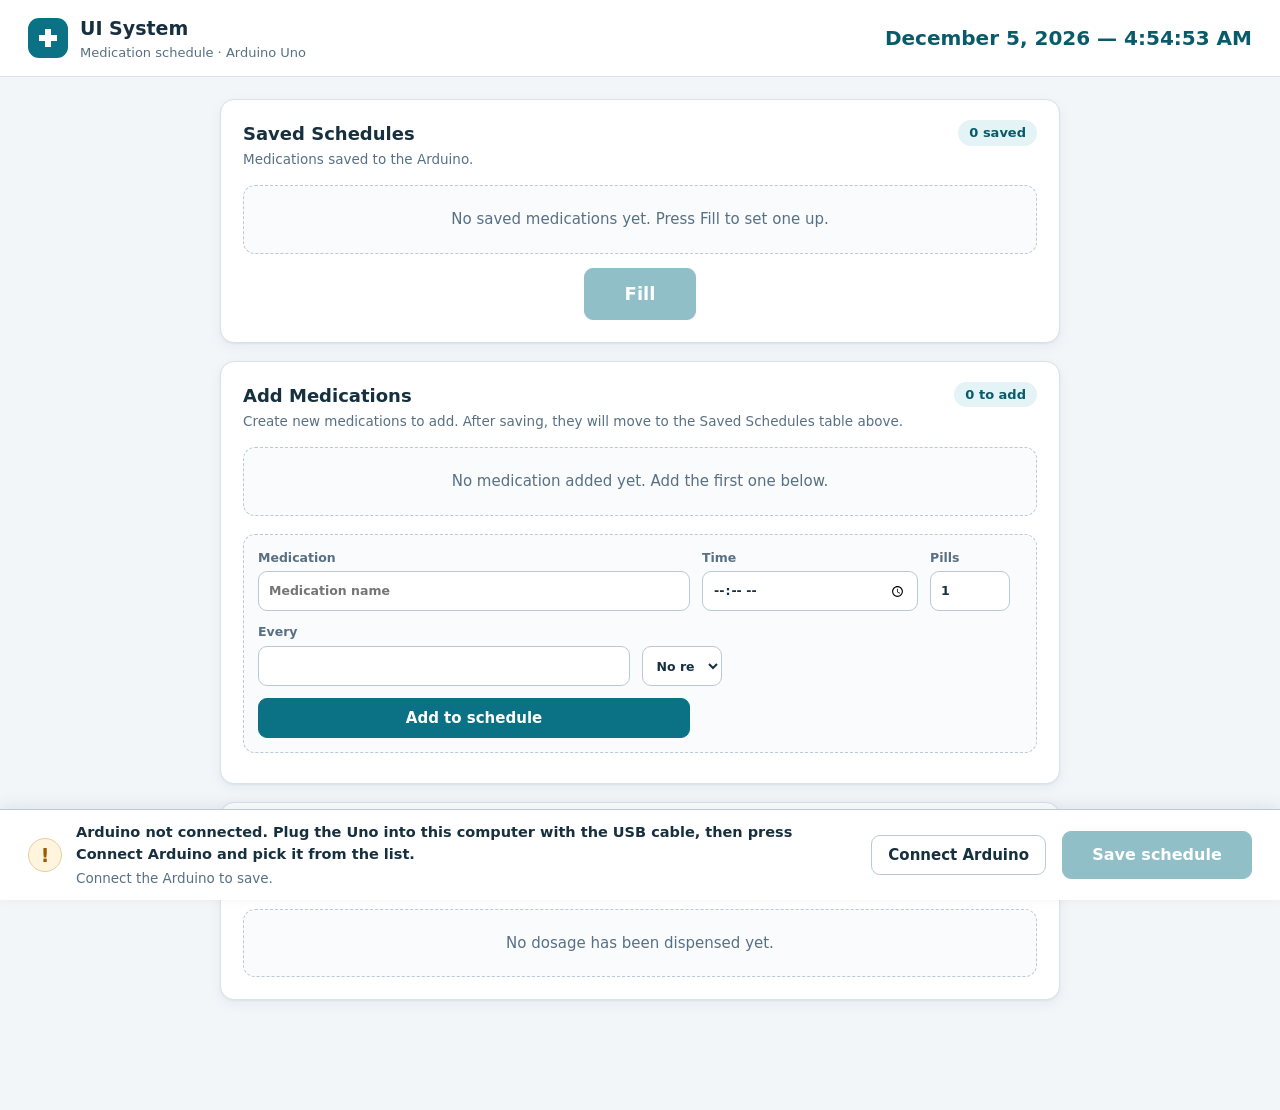
<file: electronics-Arduino-UNO/scheduler-ui/index.html>
<!doctype html>
<html lang="en">
<head>
  <meta charset="utf-8">
  <meta name="viewport" content="width=device-width, initial-scale=1">
  <title>UI System</title>
  <link rel="stylesheet" href="scheduler.css">
  <link rel="stylesheet" href="refill.css">
  <link rel="stylesheet" href="wizard.css">
  <script>
    window.SCHEDULER_BOARD = {
      name: 'Arduino Uno', short: 'uno', baud: 115200, settleMs: 3000,
      plugHelp: 'Plug the Uno into this computer with the USB cable, then press Connect Arduino and pick it from the list.',
      uploadHelp: 'Upload scheduling-system.ino with the Arduino IDE, then press Connect Arduino.',
      busyHelp: 'Close the Arduino Serial Monitor (only one program can use the USB port), then press Connect Arduino.'
    };
  </script>
  <script defer src="scheduler.js"></script>
  <script defer src="refill.js"></script>
  <script defer src="wizard.js"></script>
</head>
<body>
  <header class="top">
    <div class="logo" aria-hidden="true"><svg viewBox="0 0 24 24"><path d="M9 3h6v6h6v6h-6v6H9v-6H3V9h6z"/></svg></div>
    <div><h1>UI System</h1><p class="sub">Medication schedule &middot; <span id="boardName">Arduino Uno</span></p></div>
    <div id="liveClock" class="live-clock" role="timer" aria-label="Current date and time"></div>
  </header>

  <main class="page">
    <section id="pauseWarn" class="warn-card" role="alert" hidden>
      <div><strong id="pauseWarnTitle"></strong><p id="pauseWarnText" class="hint"></p></div>
      <button id="pauseFillBtn" type="button" class="fill-btn shimmer">Fill</button>
    </section>

    <section class="card" aria-labelledby="hSchedule">
      <div class="card-head">
        <div><h2 id="hSchedule">Saved Schedules</h2><p class="hint">Medications saved to the Arduino.</p></div>
        <span id="savedCount" class="count"></span>
      </div>
      <table id="savedTable" class="schedule" hidden>
        <thead><tr><th>Medication</th><th>Time</th><th>Per dose</th><th>Recurrence</th><th>Pills left</th><th>Status</th><th><span class="sr">Expand</span></th><th><span class="sr">Edit</span></th><th><span class="sr">Remove</span></th></tr></thead>
        <tbody id="savedRows"></tbody>
      </table>
      <p id="savedEmptyMsg" class="empty">No saved medications yet. Press Fill to set one up.</p>
      <button id="emptyFillBtn" type="button" class="fill-btn" hidden>Fill</button>
    </section>

    <section class="card" aria-labelledby="hToAdd">
      <div class="card-head">
        <div><h2 id="hToAdd">Add Medications</h2><p class="hint">Create new medications to add. After saving, they will move to the Saved Schedules table above.</p></div>
        <span id="doseCount" class="count"></span>
      </div>
      <table id="doseTable" class="schedule" hidden>
        <thead><tr><th>Medication</th><th>Time</th><th>Pills</th><th>Recurrence</th><th><span class="sr">Expand</span></th><th><span class="sr">Edit</span></th><th><span class="sr">Remove</span></th></tr></thead>
        <tbody id="doseRows"></tbody>
      </table>
      <p id="emptyMsg" class="empty">No medication added yet. Add the first one below.</p>

      <form id="addForm" class="add-row">
        <label>Medication<input id="newName" type="text" maxlength="40" placeholder="Medication name" autocomplete="off"></label>
        <label>Time<input id="newTime" type="time" required></label>
        <label>Pills<input id="newPills" type="number" min="1" max="5" step="1" value="1" required></label>
        <fieldset class="recurrence-group">
          <legend>Recurrence (optional)</legend>
          <label>Every<input id="newRecurNum" type="number" min="1" max="24" step="1" placeholder="" class="recur-num"></label>
          <label><select id="newRecurUnit" class="recur-unit"><option value="">No repeat</option><option value="h">Hours</option><option value="m">Minutes</option><option value="s">Seconds</option></select></label>
        </fieldset>
        <button class="primary" type="submit">Add to schedule</button>
      </form>
      <p id="addMsg" class="hint" aria-live="polite"></p>
      <ul id="problems" class="problems" hidden></ul>
    </section>

    <section class="card" aria-labelledby="hHistory">
      <div class="card-head">
        <div><h2 id="hHistory">Dosage History</h2><p class="hint">The last 10 dosages, newest first, with the real time the Arduino dispensed them. Press the arrow on a row to see every timestamp.</p></div>
        <span id="historyCount" class="count"></span>
      </div>
      <table id="historyTable" class="schedule" hidden>
        <thead><tr><th><span class="sr">Expand</span></th><th>Dosage</th><th>Scheduled</th><th>Actual start</th><th>Actual completion</th><th>Pills</th><th>Status</th></tr></thead>
        <tbody id="historyRows"></tbody>
      </table>
      <p id="historyEmptyMsg" class="empty">No dosage has been dispensed yet.</p>
      <button id="clearHistoryBtn" type="button" class="secondary" hidden>Clear history</button>
    </section>
  </main>

  <div class="bar" role="region" aria-label="Arduino connection and saving">
    <div class="conn">
      <span id="connIcon" class="icon busy" aria-hidden="true"></span>
      <div class="conn-text" aria-live="polite"><strong id="connText">Looking for the Arduino...</strong><span id="saveMsg" class="hint"></span></div>
      <button id="connectBtn" type="button" hidden>Connect Arduino</button>
    </div>
    <button id="saveBtn" class="primary big" type="button" disabled>Save schedule</button>
  </div>

  <div id="doseModal" class="modal" hidden>
    <div class="modal-content">
      <h3>Edit Medication</h3>
      <label>Medication name<input id="editDoseName" type="text" maxlength="40" required></label>
      <label>Time<input id="editDoseTime" type="time" required></label>
      <label>Pills<input id="editDosePills" type="number" min="1" max="5" step="1" required></label>
      <fieldset class="modal-recurrence">
        <legend>Recurrence (optional)</legend>
        <label>Every<input id="editDoseRecurNum" type="number" min="1" max="24" step="1" class="recur-num"></label>
        <label><select id="editDoseRecurUnit" class="recur-unit"><option value="">No repeat</option><option value="h">Hours</option><option value="m">Minutes</option><option value="s">Seconds</option></select></label>
      </fieldset>
      <div class="modal-buttons">
        <button id="doseSaveBtn" type="button" class="primary">Save</button>
        <button id="doseCancelBtn" type="button">Cancel</button>
      </div>
    </div>
  </div>

  <div id="confirmModal" class="modal" role="alertdialog" aria-modal="true" aria-labelledby="confirmTitle" aria-describedby="confirmText" hidden>
    <div class="modal-content confirm">
      <h3 id="confirmTitle"></h3>
      <p id="confirmText" class="confirm-text"></p>
      <div class="modal-buttons">
        <button id="confirmNoBtn" type="button">Cancel</button>
        <button id="confirmYesBtn" type="button" class="danger"></button>
      </div>
    </div>
  </div>

  <div id="tsModal" class="modal" hidden>
    <div class="modal-content">
      <h3>Timestamp (for Arduino sensor)</h3>
      <label>Date<input id="editTsDate" type="date" required></label>
      <label>Time<input id="editTsTime" type="time" required></label>
      <div class="modal-buttons">
        <button id="tsSaveBtn" type="button" class="primary">Save</button>
        <button id="tsCancelBtn" type="button">Cancel</button>
      </div>
    </div>
  </div>
</body>
</html>
</file>
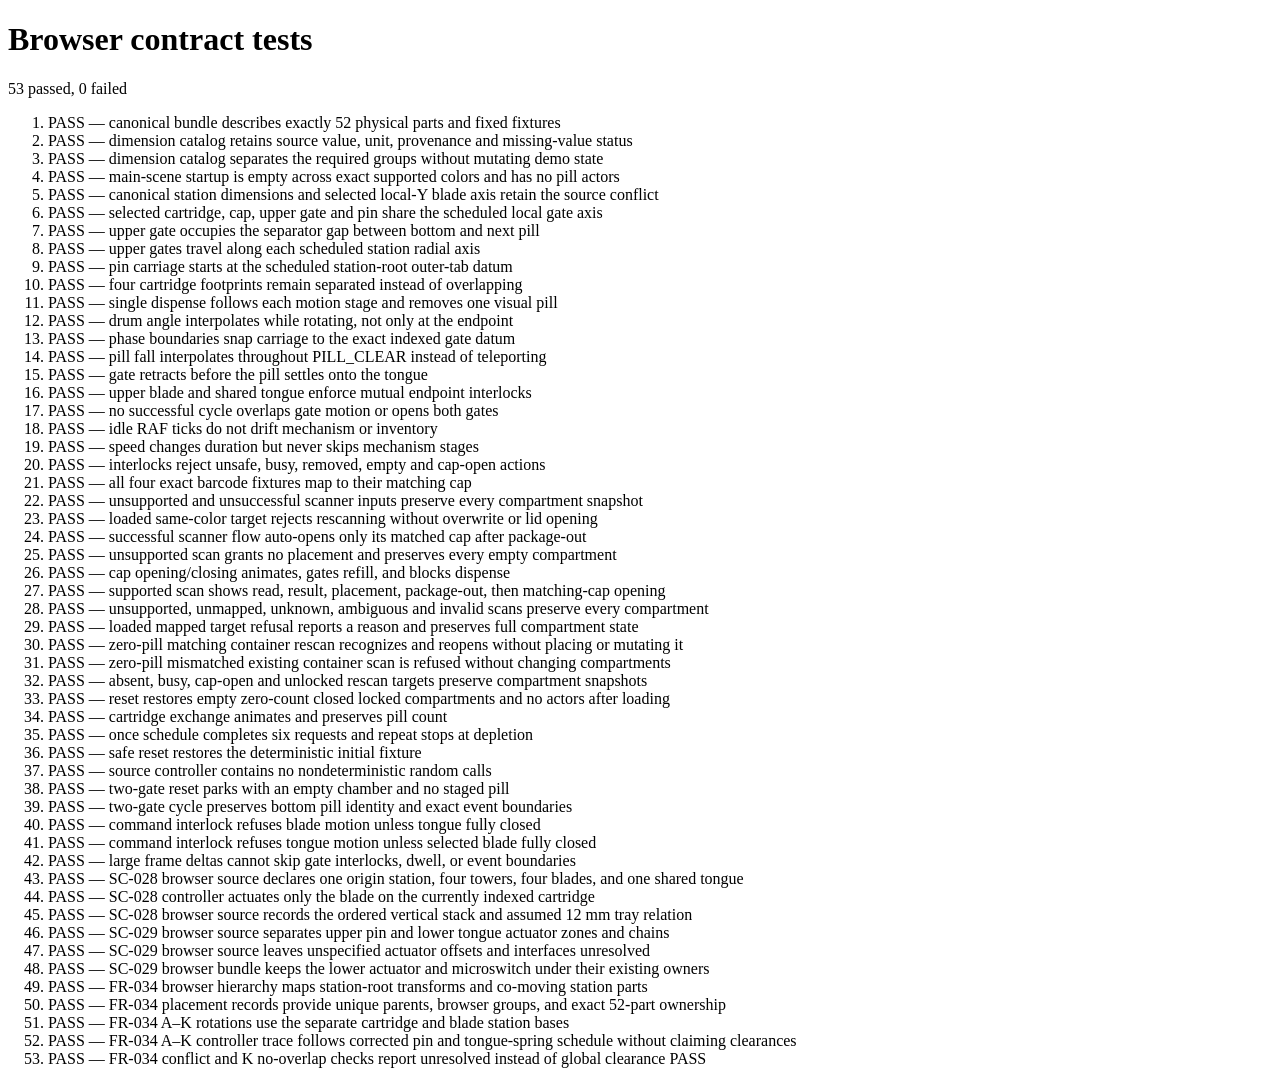
<file: tests/browser/index.html>
<!doctype html>
<html lang="en">
<head><meta charset="utf-8"><meta name="viewport" content="width=device-width,initial-scale=1"><title>Feature 003 browser contract tests</title></head>
<body>
  <main><h1>Browser contract tests</h1><p id="summary" role="status">Running…</p><ol id="results"></ol></main>
  <script src="../../docs/visualizer/concept-data.js"></script>
  <script src="../../docs/visualizer/demo-controller.js"></script>
  <script src="../../docs/visualizer/dimension-annotations.js"></script>
  <script src="browser-tests.js"></script>
</body>
</html>
</file>
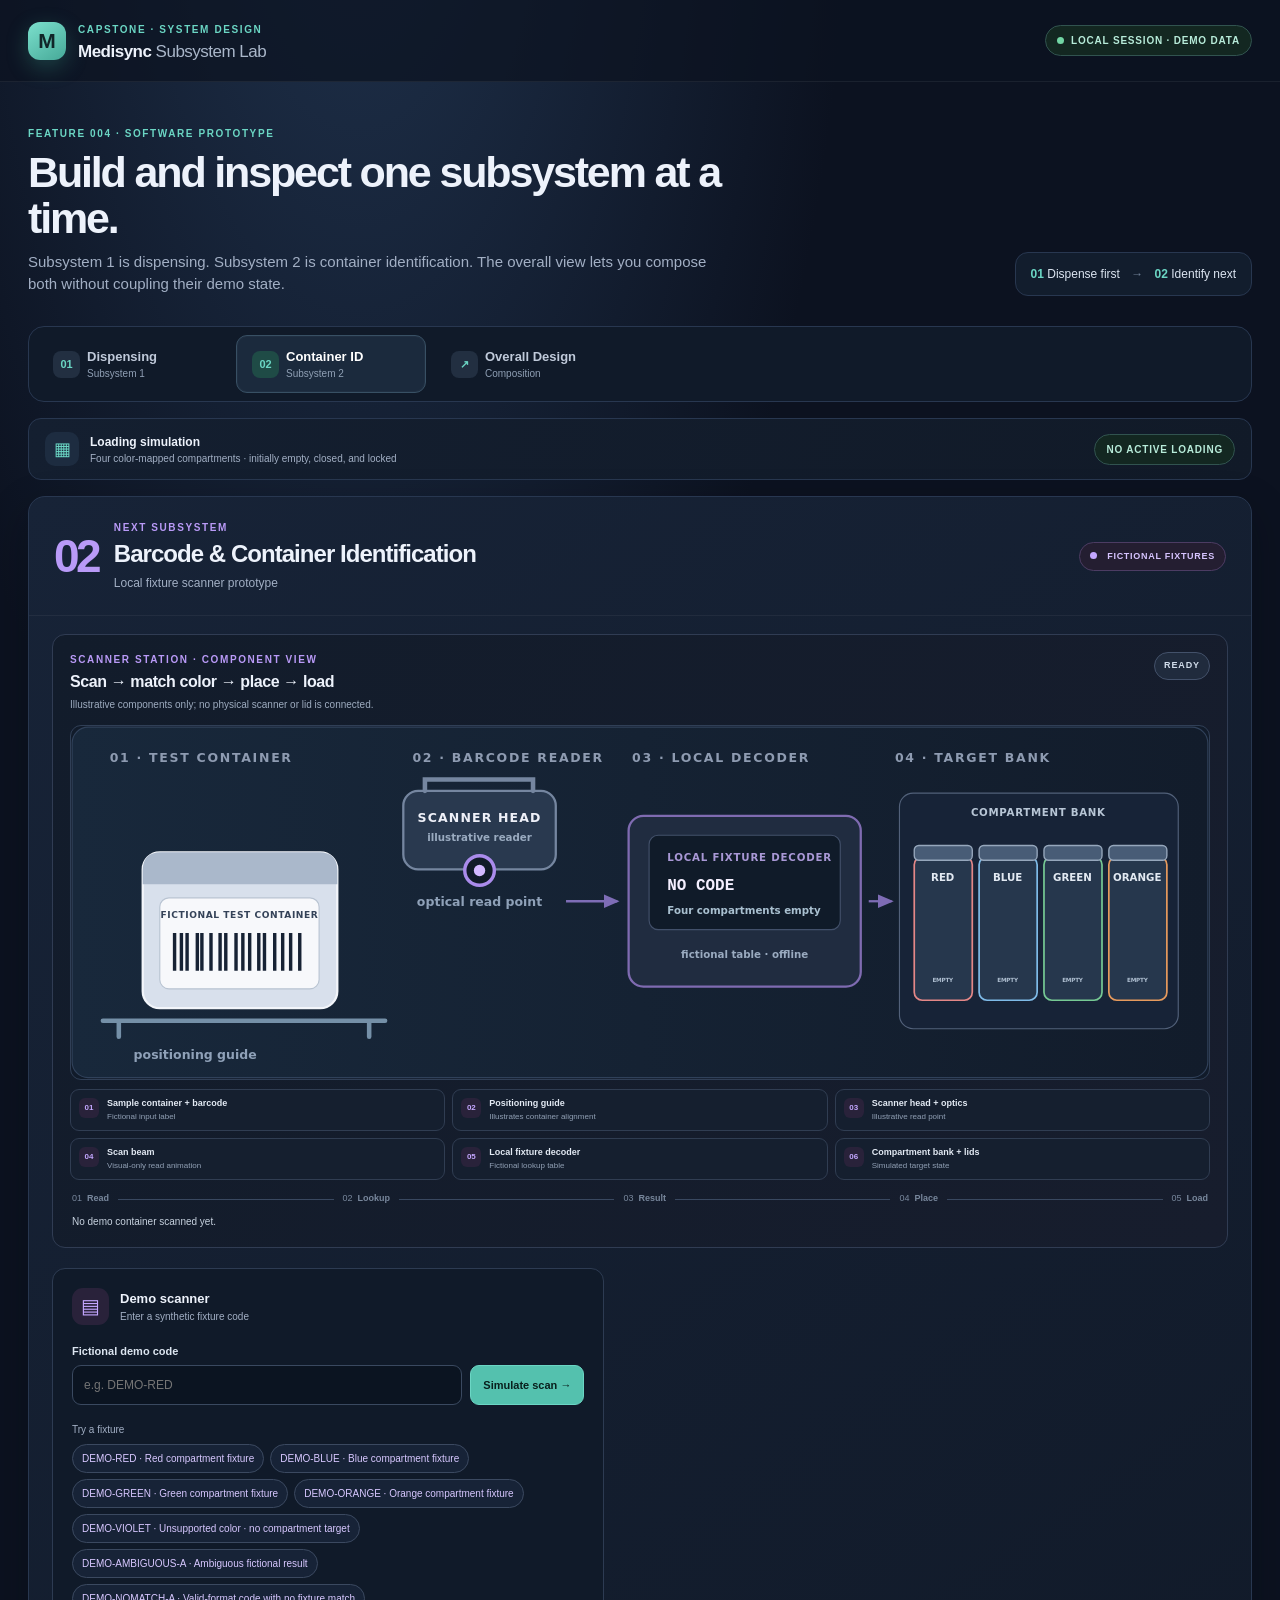
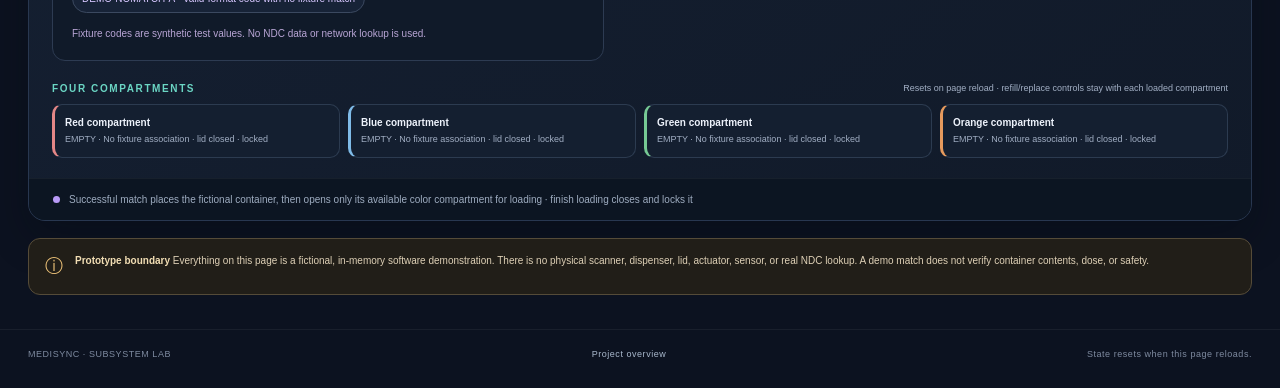
<file: docs/visualizer/feature004/index.html>
<!doctype html>
<html lang="en">
<head>
  <meta charset="utf-8">
  <meta name="viewport" content="width=device-width, initial-scale=1">
  <meta name="theme-color" content="#0d1421">
  <title>Dispenser Subsystems — Local Prototype</title>
  <link rel="stylesheet" href="styles.css">
  <link rel="stylesheet" href="scanner-visual.css">
  <script defer src="fixtures.js"></script>
  <script defer src="model.js"></script>
  <script defer src="app.js"></script>
</head>
<body>
  <header class="topbar">
    <a class="brand" href="index.html" aria-label="Dispenser subsystem prototype home">
      <span class="brand-mark" aria-hidden="true">M</span>
      <span><span class="eyebrow">CAPSTONE · SYSTEM DESIGN</span><strong>Medisync <span>Subsystem Lab</span></strong></span>
    </a>
    <div class="session-badge"><i aria-hidden="true"></i>LOCAL SESSION · DEMO DATA</div>
  </header>

  <main class="workspace">
    <section class="intro">
      <div>
        <p class="eyebrow">FEATURE 004 · SOFTWARE PROTOTYPE</p>
        <h1>Build and inspect one subsystem at a time.</h1>
        <p class="intro-copy">Subsystem 1 is dispensing. Subsystem 2 is container identification. The overall view lets you compose both without coupling their demo state.</p>
      </div>
      <div class="scope-pill"><span>01</span> Dispense first <b>→</b> <span>02</span> Identify next</div>
    </section>

    <nav class="tabs" role="tablist" aria-label="Subsystem views">
      <button id="tab-subsystem1" class="tab" type="button" role="tab" aria-controls="view-subsystem1" aria-selected="false" tabindex="-1" data-view="subsystem1"><span class="tab-number">01</span><span>Dispensing</span><small>Subsystem 1</small></button>
      <button id="tab-subsystem2" class="tab" type="button" role="tab" aria-controls="view-subsystem2" aria-selected="true" tabindex="0" data-view="subsystem2"><span class="tab-number">02</span><span>Container ID</span><small>Subsystem 2</small></button>
      <button id="tab-overall" class="tab" type="button" role="tab" aria-controls="view-overall" aria-selected="false" tabindex="-1" data-view="overall"><span class="tab-number">↗</span><span>Overall Design</span><small>Composition</small></button>
    </nav>

    <section class="context-bar" aria-label="Initial loading demo state">
      <div><span class="context-icon" aria-hidden="true">▦</span><span><strong>Loading simulation</strong><small>Four color-mapped compartments · initially empty, closed, and locked</small></span></div>
      <span class="session-badge">NO ACTIVE LOADING</span>
    </section>

    <section id="view-subsystem1" class="view" role="tabpanel" aria-labelledby="tab-subsystem1" data-view-panel="subsystem1" hidden>
      <div id="subsystem1Mount"></div>
    </section>
    <section id="view-subsystem2" class="view" role="tabpanel" aria-labelledby="tab-subsystem2" data-view-panel="subsystem2">
      <div id="subsystem2Mount"></div>
    </section>
    <section id="view-overall" class="view overall-view" role="tabpanel" aria-labelledby="tab-overall" data-view-panel="overall" hidden>
      <div class="overall-heading">
        <div><p class="eyebrow">COMPOSITION CONTROLS</p><h2>Choose what appears in the overall design.</h2><p>These checkboxes change visibility only; they do not operate a subsystem.</p></div>
        <span class="composition-tag">OVERALL DESIGN</span>
      </div>
      <div class="include-controls" aria-label="Subsystems to include">
        <label class="include-option"><input id="includeSubsystem1" type="checkbox" checked aria-label="Show Subsystem 1 dispensing mechanism"><span class="include-number">01</span><span><strong>Dispensing mechanism</strong><small>Show in overall design</small></span><em>Show / hide</em></label>
        <label class="include-option"><input id="includeSubsystem2" type="checkbox" checked><span class="include-number">02</span><span><strong>Subsystem 2</strong><small>Container identification</small></span><em>Include</em></label>
      </div>
      <p id="emptyComposition" class="empty-composition" role="status" hidden>No subsystems included. Select one or both above to compose the overall design.</p>
      <div class="overall-grid">
        <div id="overallSubsystem1Mount" class="composition-slot"></div>
        <div id="overallSubsystem2Mount" class="composition-slot"></div>
      </div>
    </section>

    <div class="disclosure"><span aria-hidden="true">ⓘ</span><p><strong>Prototype boundary</strong> Everything on this page is a fictional, in-memory software demonstration. There is no physical scanner, dispenser, lid, actuator, sensor, or real NDC lookup. A demo match does not verify container contents, dose, or safety.</p></div>
  </main>

  <footer><span>MEDISYNC · SUBSYSTEM LAB</span><a href="../../../README.md">Project overview</a><span>State resets when this page reloads.</span></footer>

  <template id="subsystem1Template">
    <article class="subsystem-card subsystem-one" data-subsystem-card="subsystem1">
      <div class="card-head"><div class="subsystem-title"><span class="large-number">01</span><div><p class="eyebrow">FOUNDATION SUBSYSTEM</p><h2>Dispensing</h2><p>First in the build sequence</p></div></div><span class="state-chip neutral"><i></i> PRESENTATION STUB</span></div>
      <div class="s1-content">
        <div class="s1-illustration" aria-hidden="true"><div class="dispense-icon"><span></span><i></i><b></b></div><div class="illustration-lines"><i></i><i></i><i></i></div></div>
        <div class="s1-copy"><h3>Subsystem 1 is the starting point.</h3><p>This view reserves a clear place for the dispensing subsystem before container identification is added. The physical dispensing mechanism is not implemented in this browser prototype.</p><div class="stub-readout"><span>Compartment assignment</span><strong>Not part of this presentation</strong></div><div class="stub-readout"><span>Operation state</span><strong>Not connected</strong></div></div>
      </div>
      <div class="card-foot"><span class="status-dot"></span><span>Software-only placeholder · no pill, count, or dispense event is simulated</span></div>
    </article>
  </template>

  <template id="subsystem2Template">
    <article class="subsystem-card subsystem-two" data-subsystem-card="subsystem2">
      <div class="card-head"><div class="subsystem-title"><span class="large-number violet">02</span><div><p class="eyebrow violet-text">NEXT SUBSYSTEM</p><h2>Barcode &amp; Container Identification</h2><p>Local fixture scanner prototype</p></div></div><span class="state-chip demo"><i></i> FICTIONAL FIXTURES</span></div>
      <section id="scannerSimulation" class="scanner-simulation" data-phase="ready" aria-label="Illustrative barcode scanner station simulation">
        <div class="simulation-heading"><div><p class="eyebrow violet-text">SCANNER STATION · COMPONENT VIEW</p><h3>Scan → match color → place → load</h3><p>Illustrative components only; no physical scanner or lid is connected.</p></div><span id="scannerStageBadge" class="stage-badge">READY</span></div>
        <svg class="scanner-diagram" viewBox="0 0 1000 310" role="img" aria-labelledby="scannerDiagramTitle scannerDiagramDescription">
          <title id="scannerDiagramTitle">Subsystem 2 barcode scanner component schematic</title>
          <desc id="scannerDiagramDescription">A fictional labeled container sits in a positioning guide below the scanner head and optical reader. The beam connects to a local demo fixture decoder and a four-compartment bank with simulated lids.</desc>
          <defs>
            <linearGradient id="scannerPanelGradient" x1="0" x2="1"><stop offset="0" stop-color="#18283b"/><stop offset="1" stop-color="#121c2b"/></linearGradient>
            <marker id="scannerArrow" markerWidth="8" markerHeight="8" refX="6" refY="3" orient="auto"><path d="M0,0 L0,6 L7,3 z" fill="#9980d7"/></marker>
          </defs>
          <rect x="1" y="1" width="998" height="308" rx="14" fill="url(#scannerPanelGradient)" stroke="#30415a"/>
          <text class="diagram-kicker" x="34" y="32">01 · TEST CONTAINER</text>
          <text class="diagram-kicker" x="300" y="32">02 · BARCODE READER</text>
          <text class="diagram-kicker" x="493" y="32">03 · LOCAL DECODER</text>
          <text class="diagram-kicker" x="724" y="32">04 · TARGET BANK</text>

          <g data-scanner-part="container-guide" class="container-guide">
            <path d="M28 259 H276 M42 259 V273 M262 259 V273" fill="none" stroke="#7590a8" stroke-width="4" stroke-linecap="round"/>
            <text class="diagram-label" x="55" y="293">positioning guide</text>
          </g>
          <g data-scanner-part="sample-container" class="sample-container">
            <rect x="63" y="111" width="171" height="137" rx="15" fill="#d8e0ec" stroke="#f2f5fa" stroke-width="2"/>
            <path d="M63 127 Q63 111 79 111 H218 Q234 111 234 127 V139 H63 Z" fill="#aab8cb"/>
            <rect x="78" y="151" width="140" height="80" rx="8" fill="#f7f8fb" stroke="#b9c4d2"/>
            <text x="148" y="169" text-anchor="middle" class="container-label">FICTIONAL TEST CONTAINER</text>
            <g data-scanner-part="container-barcode" class="barcode-label" aria-label="Synthetic demo barcode">
              <path d="M91 182 v33 M97 182 v33 M102 182 v33 M111 182 v33 M115 182 v33 M123 182 v33 M131 182 v33 M136 182 v33 M145 182 v33 M151 182 v33 M157 182 v33 M165 182 v33 M170 182 v33 M179 182 v33 M186 182 v33 M193 182 v33 M201 182 v33" stroke="#172234" stroke-width="3"/>
            </g>
          </g>

          <g data-scanner-part="scanner-head" class="scanner-head">
            <rect x="292" y="57" width="134" height="69" rx="13" fill="#29394f" stroke="#7586a0" stroke-width="2"/>
            <path d="M311 57 V47 H406 V57" fill="none" stroke="#7586a0" stroke-width="4" stroke-linecap="round"/>
            <text x="359" y="84" text-anchor="middle" class="scanner-label">SCANNER HEAD</text>
            <text x="359" y="101" text-anchor="middle" class="scanner-sub-label">illustrative reader</text>
          </g>
          <g data-scanner-part="scanner-optics" class="scanner-optics">
            <circle cx="359" cy="127" r="13" fill="#111a28" stroke="#aa8beb" stroke-width="3"/>
            <circle cx="359" cy="127" r="5" fill="#d3b8ff"/>
            <text x="359" y="158" text-anchor="middle" class="diagram-label">optical read point</text>
          </g>
          <path id="scanBeam" data-scanner-part="scan-beam" class="scan-beam" d="M359 140 L172 178" fill="none" stroke="#c49aff" stroke-width="4" stroke-linecap="round"/>

          <path class="signal-link" d="M435 154 H480" fill="none" stroke="#9980d7" stroke-width="2" marker-end="url(#scannerArrow)"/>
          <g data-scanner-part="fixture-decoder" class="fixture-decoder">
            <rect x="490" y="79" width="204" height="150" rx="13" fill="#202c40" stroke="#7f6bb1" stroke-width="2"/>
            <rect x="508" y="96" width="168" height="83" rx="8" fill="#101b29" stroke="#42506a"/>
            <text x="524" y="119" class="decoder-label">LOCAL FIXTURE DECODER</text>
            <text id="scannerCodeVisual" x="524" y="144" class="decoder-code">NO CODE</text>
            <text id="scannerResultVisual" x="524" y="165" class="decoder-result">Ready for demo</text>
            <text x="592" y="204" text-anchor="middle" class="scanner-sub-label">fictional table · offline</text>
          </g>
          <path class="signal-link" d="M701 154 H721" fill="none" stroke="#9980d7" stroke-width="2" marker-end="url(#scannerArrow)"/>

          <g data-scanner-part="compartment-target-bank" class="target-bank">
            <rect x="728" y="59" width="245" height="207" rx="12" fill="#172337" stroke="#52617a"/>
            <text x="850" y="79" text-anchor="middle" class="bank-label">COMPARTMENT BANK</text>
            <g class="demo-compartment red" data-compartment-id="red" transform="translate(741 100)">
              <rect class="compartment-body" x="0" y="15" width="51" height="126" rx="7"/>
              <rect class="compartment-lid" data-scanner-part="simulated-lid" x="0" y="5" width="51" height="13" rx="4"/>
              <text x="25" y="36" text-anchor="middle">RED</text><text class="compartment-name" x="25" y="125" text-anchor="middle">EMPTY</text>
            </g>
            <g class="demo-compartment blue" data-compartment-id="blue" transform="translate(798 100)">
              <rect class="compartment-body" x="0" y="15" width="51" height="126" rx="7"/>
              <rect class="compartment-lid" data-scanner-part="simulated-lid" x="0" y="5" width="51" height="13" rx="4"/>
              <text x="25" y="36" text-anchor="middle">BLUE</text><text class="compartment-name" x="25" y="125" text-anchor="middle">EMPTY</text>
            </g>
            <g class="demo-compartment green" data-compartment-id="green" transform="translate(855 100)">
              <rect class="compartment-body" x="0" y="15" width="51" height="126" rx="7"/>
              <rect class="compartment-lid" data-scanner-part="simulated-lid" x="0" y="5" width="51" height="13" rx="4"/>
              <text x="25" y="36" text-anchor="middle">GREEN</text><text class="compartment-name" x="25" y="125" text-anchor="middle">EMPTY</text>
            </g>
            <g class="demo-compartment orange" data-compartment-id="orange" transform="translate(912 100)">
              <rect class="compartment-body" x="0" y="15" width="51" height="126" rx="7"/>
              <rect class="compartment-lid" data-scanner-part="simulated-lid" x="0" y="5" width="51" height="13" rx="4"/>
              <text x="25" y="36" text-anchor="middle">ORANGE</text><text class="compartment-name" x="25" y="125" text-anchor="middle">EMPTY</text>
            </g>
          </g>
          <g id="placementPackage" class="placement-package" aria-hidden="true" style="display:none"></g>
        </svg>
        <div class="scanner-component-key" aria-label="Scanner station component descriptions">
          <div><span>01</span><p><strong>Sample container + barcode</strong><small>Fictional input label</small></p></div>
          <div><span>02</span><p><strong>Positioning guide</strong><small>Illustrates container alignment</small></p></div>
          <div><span>03</span><p><strong>Scanner head + optics</strong><small>Illustrative read point</small></p></div>
          <div><span>04</span><p><strong>Scan beam</strong><small>Visual-only read animation</small></p></div>
          <div><span>05</span><p><strong>Local fixture decoder</strong><small>Fictional lookup table</small></p></div>
          <div><span>06</span><p><strong>Compartment bank + lids</strong><small>Simulated target state</small></p></div>
        </div>
        <div class="scan-stage-track" aria-label="Demo scan and loading stages">
          <span data-scan-stage="reading">01 <b>Read</b></span><i></i><span data-scan-stage="resolving">02 <b>Lookup</b></span><i></i><span data-scan-stage="result">03 <b>Result</b></span><i></i><span data-scan-stage="placing">04 <b>Place</b></span><i></i><span data-scan-stage="loading">05 <b>Load</b></span>
        </div>
        <p id="scannerSequenceStatus" class="scanner-sequence-status" role="status" aria-live="polite">Ready. All four color compartments are empty, unassociated, closed, and locked.</p>
      </section>
      <div class="scanner-layout">
        <section class="scanner-console" aria-label="Demo barcode lookup">
          <div class="console-title"><span class="scan-glyph" aria-hidden="true">▤</span><div><strong>Demo scanner</strong><small>Enter a synthetic fixture code</small></div></div>
          <form id="scanForm" novalidate>
            <label for="demoCode">Fictional demo code</label>
            <div class="input-action"><input id="demoCode" name="demoCode" type="text" autocomplete="off" spellcheck="false" placeholder="e.g. DEMO-RED"><button class="primary-button" type="submit">Simulate scan <span aria-hidden="true">→</span></button></div>
          </form>
          <div class="fixture-buttons"><span>Try a fixture</span><div id="fixtureButtons"></div></div>
          <p class="fixture-warning">Fixture codes are synthetic test values. No NDC data or network lookup is used.</p>
        </section>
        <section id="loadingPanel" class="compartment-detail" aria-label="Active loading demo" hidden>
          <div class="detail-top"><div><span class="eyebrow">ACTIVE LOADING TARGET</span><h3 id="loadingTargetLabel">No active target</h3></div><span id="lidBadge" class="lid-badge open">SIMULATED · OPEN · UNLOCKED</span></div>
          <div class="identity-box"><span class="identity-icon" aria-hidden="true">✳</span><div><small>Fictional fixture association</small><strong id="boundName">No fixture associated</strong></div></div>
          <p>Loading is a UI-only demonstration. Finish to close and lock this compartment; no other lid opens automatically.</p>
          <button id="finishLoadingBtn" class="primary-button" type="button">Finish loading · close and lock</button>
        </section>
      </div>
      <section class="compartment-roster" aria-label="All demo compartment associations"><div class="roster-heading"><span class="eyebrow">FOUR COMPARTMENTS</span><span>Resets on page reload · refill/replace controls stay with each loaded compartment</span></div><div id="compartmentRoster" class="roster-grid"></div></section>
      <div class="card-foot"><span class="status-dot violet-dot"></span><span>Successful match places the fictional container, then opens only its available color compartment for loading · finish loading closes and locks it</span></div>
    </article>
  </template>
</body>
</html>
</file>
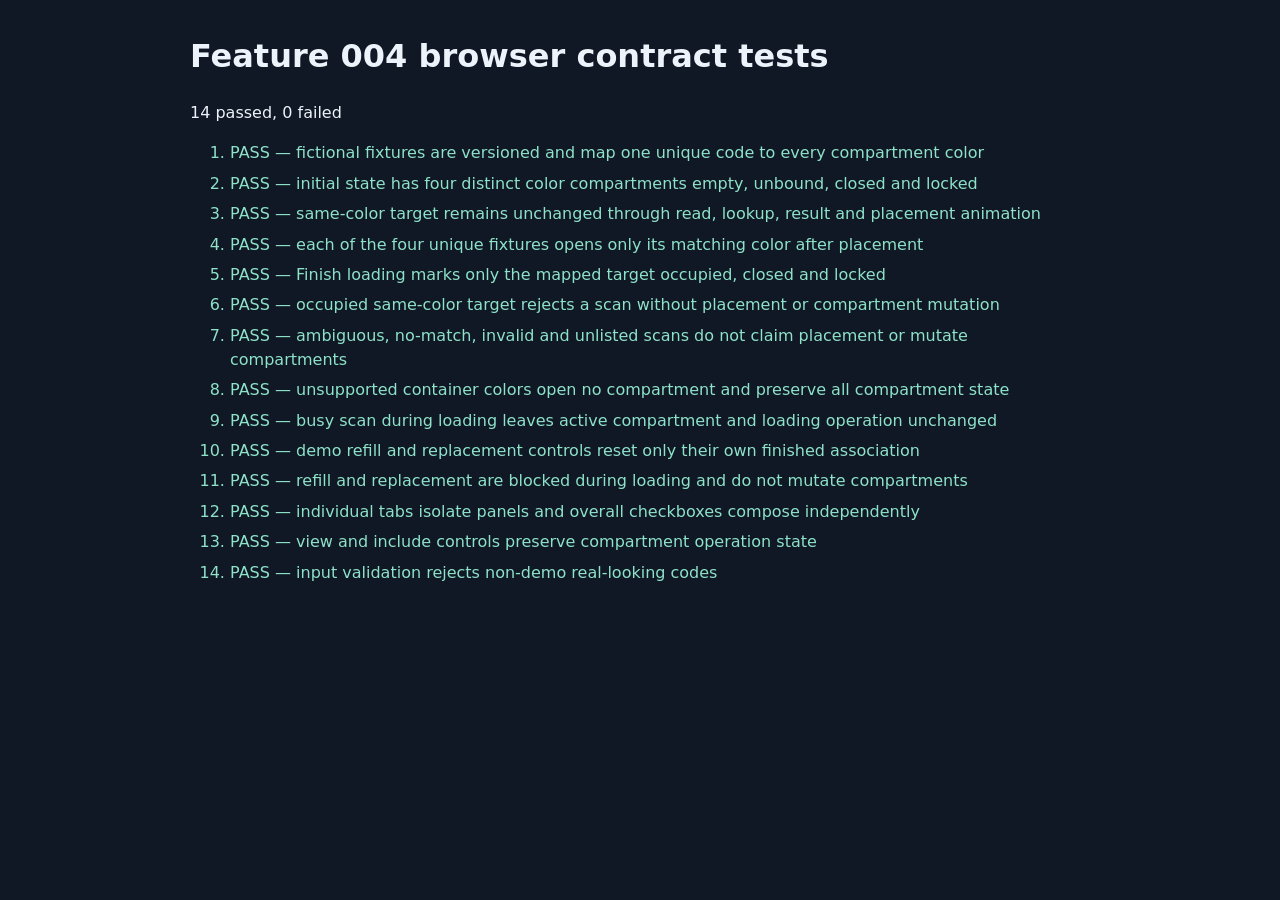
<file: tests/browser/feature004/index.html>
<!doctype html>
<html lang="en">
<head>
  <meta charset="utf-8">
  <meta name="viewport" content="width=device-width, initial-scale=1">
  <title>Feature 004 local prototype tests</title>
  <style>
    body{font:16px/1.5 system-ui,sans-serif;max-width:900px;margin:32px auto;padding:0 20px;background:#101725;color:#edf3fa}
    li{margin:.4rem 0}.fail{color:#ff8585}.pass{color:#8de2c8}
  </style>
  <script defer src="../../../docs/visualizer/feature004/fixtures.js"></script>
  <script defer src="../../../docs/visualizer/feature004/model.js"></script>
  <script defer src="browser-tests.js"></script>
</head>
<body>
  <main>
    <h1>Feature 004 browser contract tests</h1>
    <p id="summary" role="status">Running…</p>
    <ol id="results"></ol>
  </main>
</body>
</html>
</file>
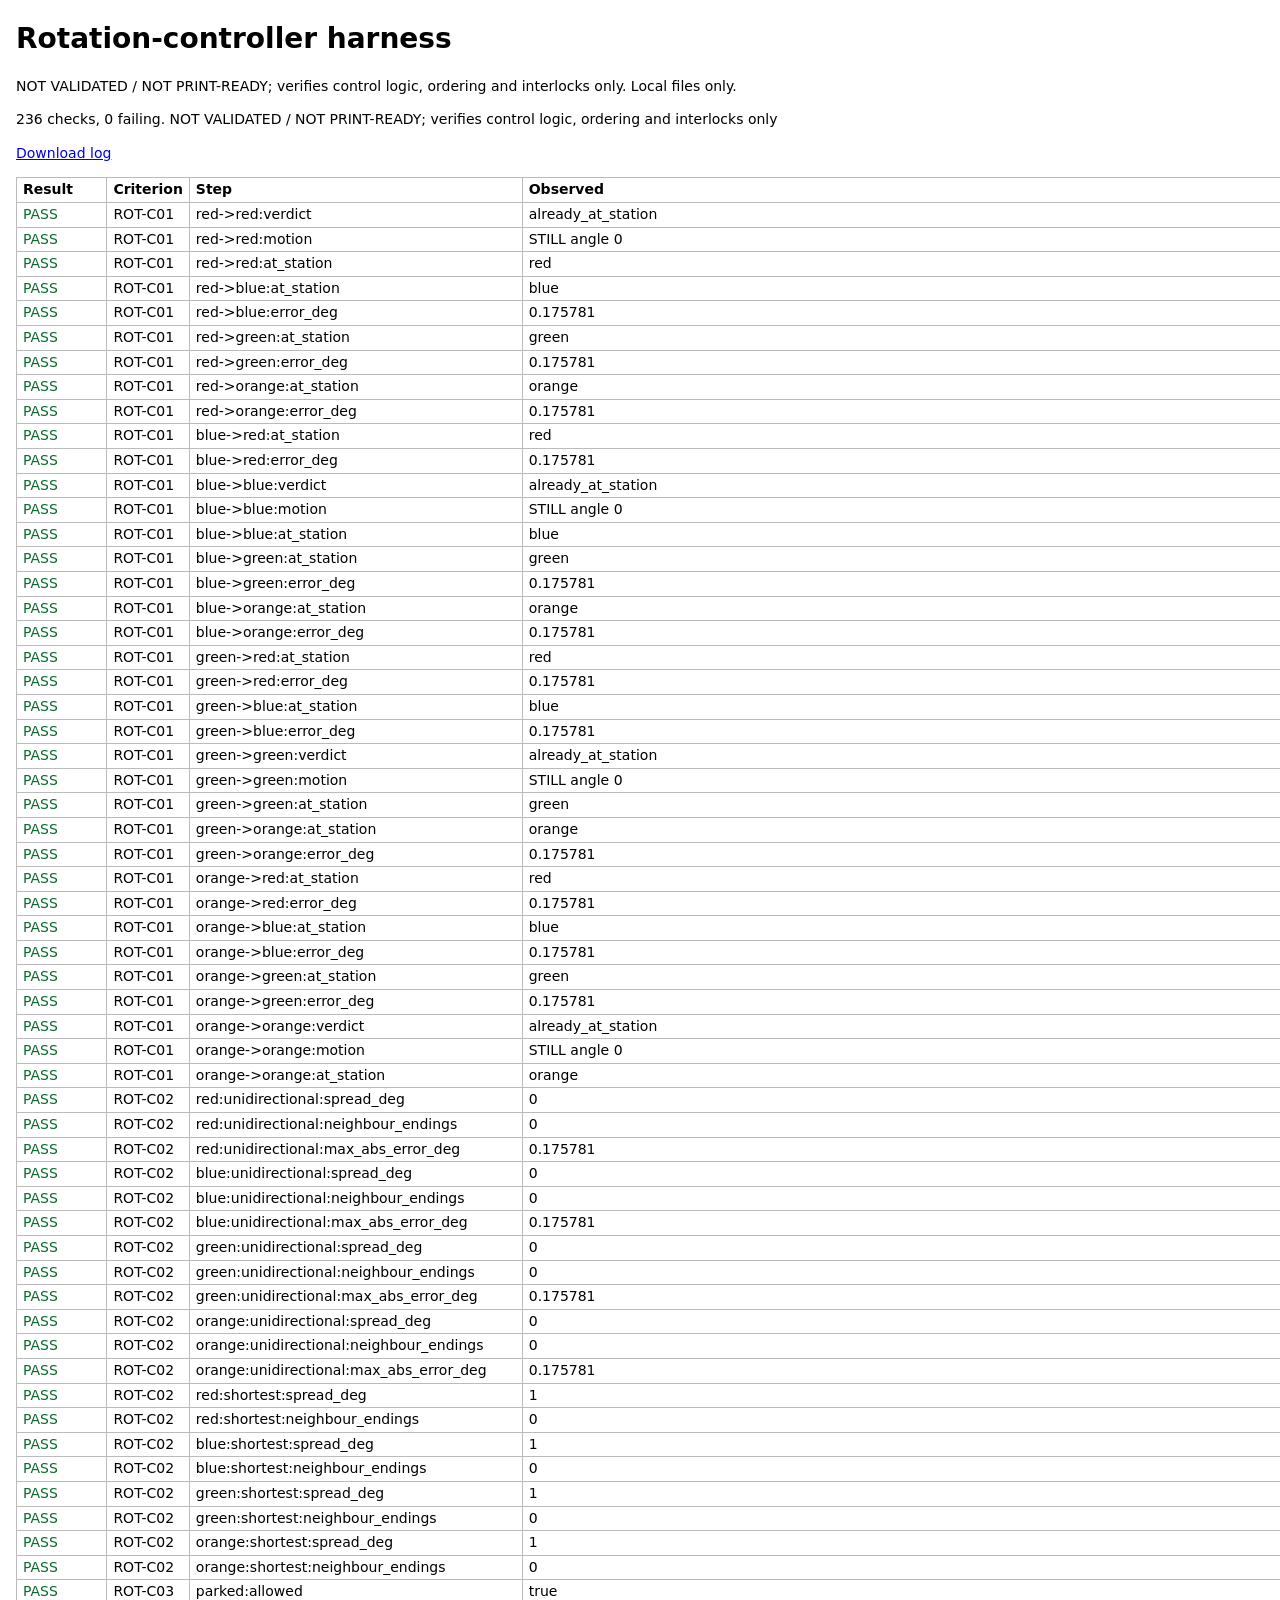
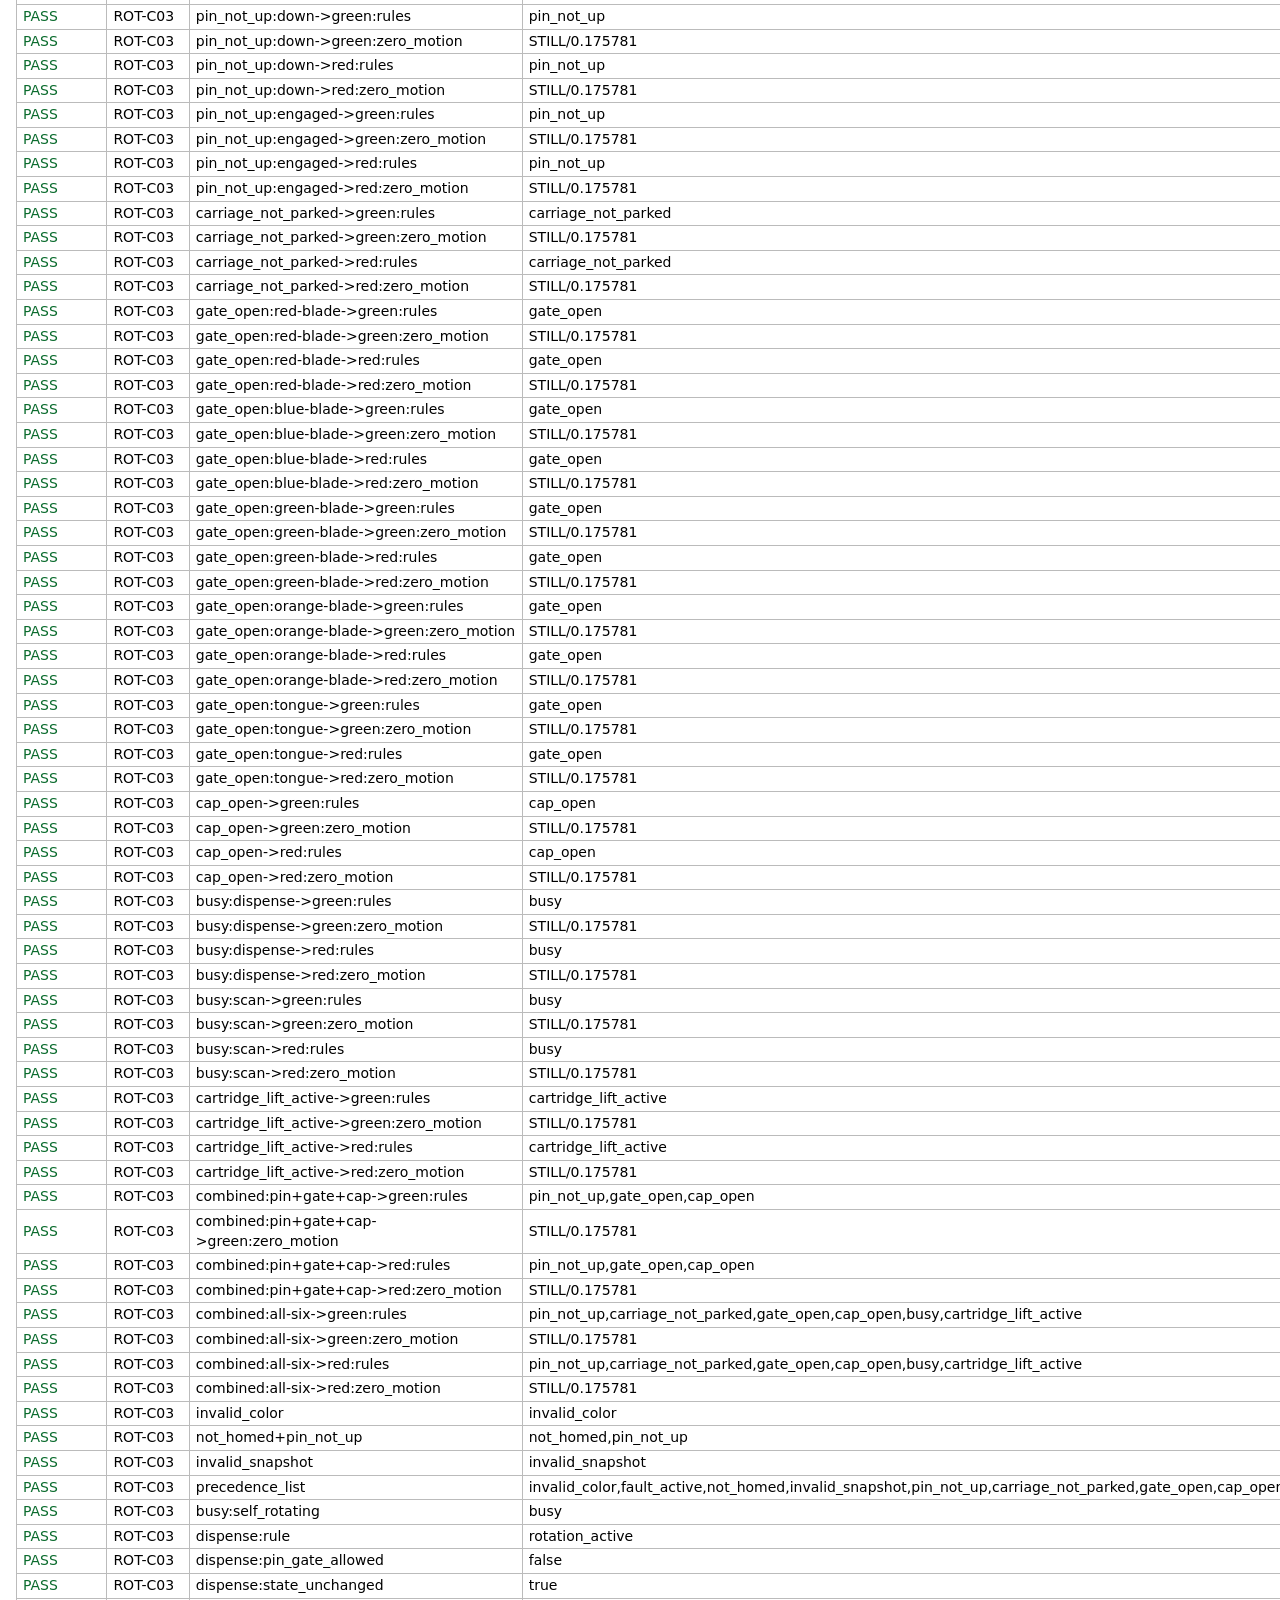
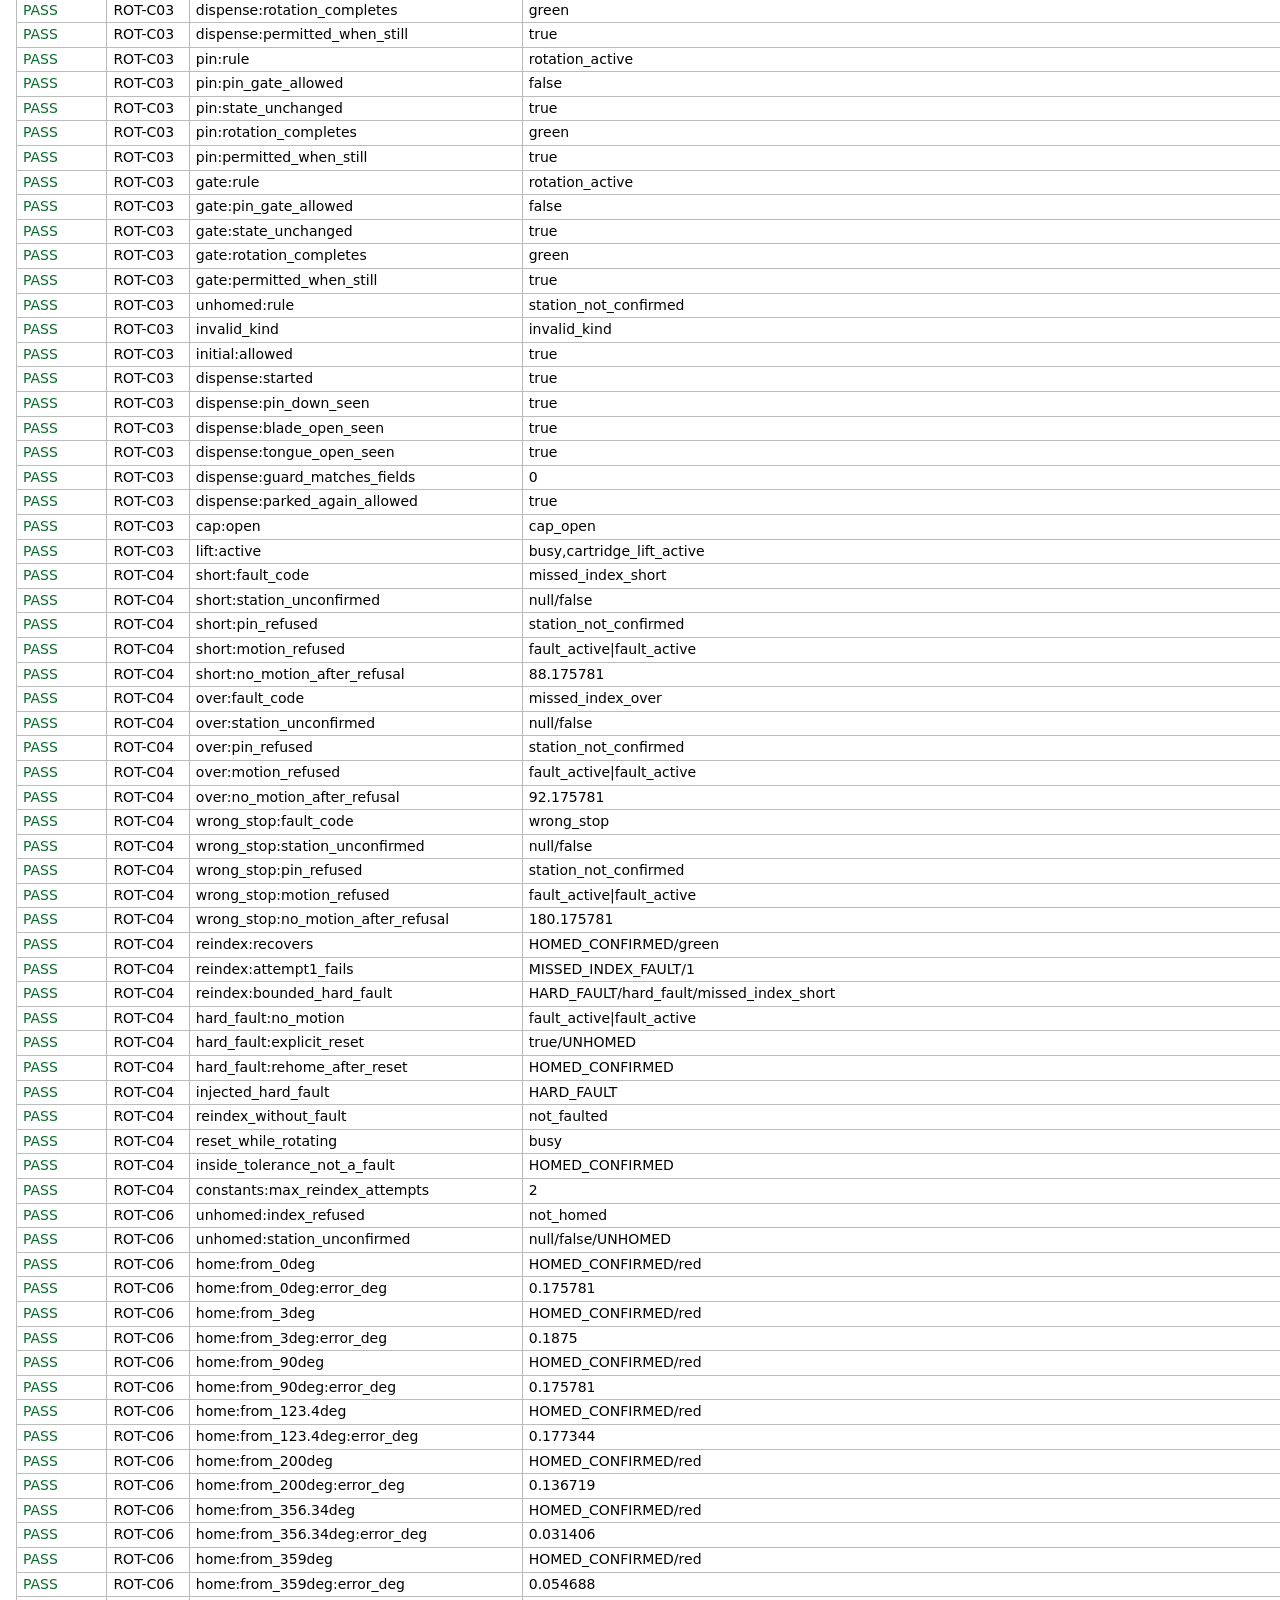
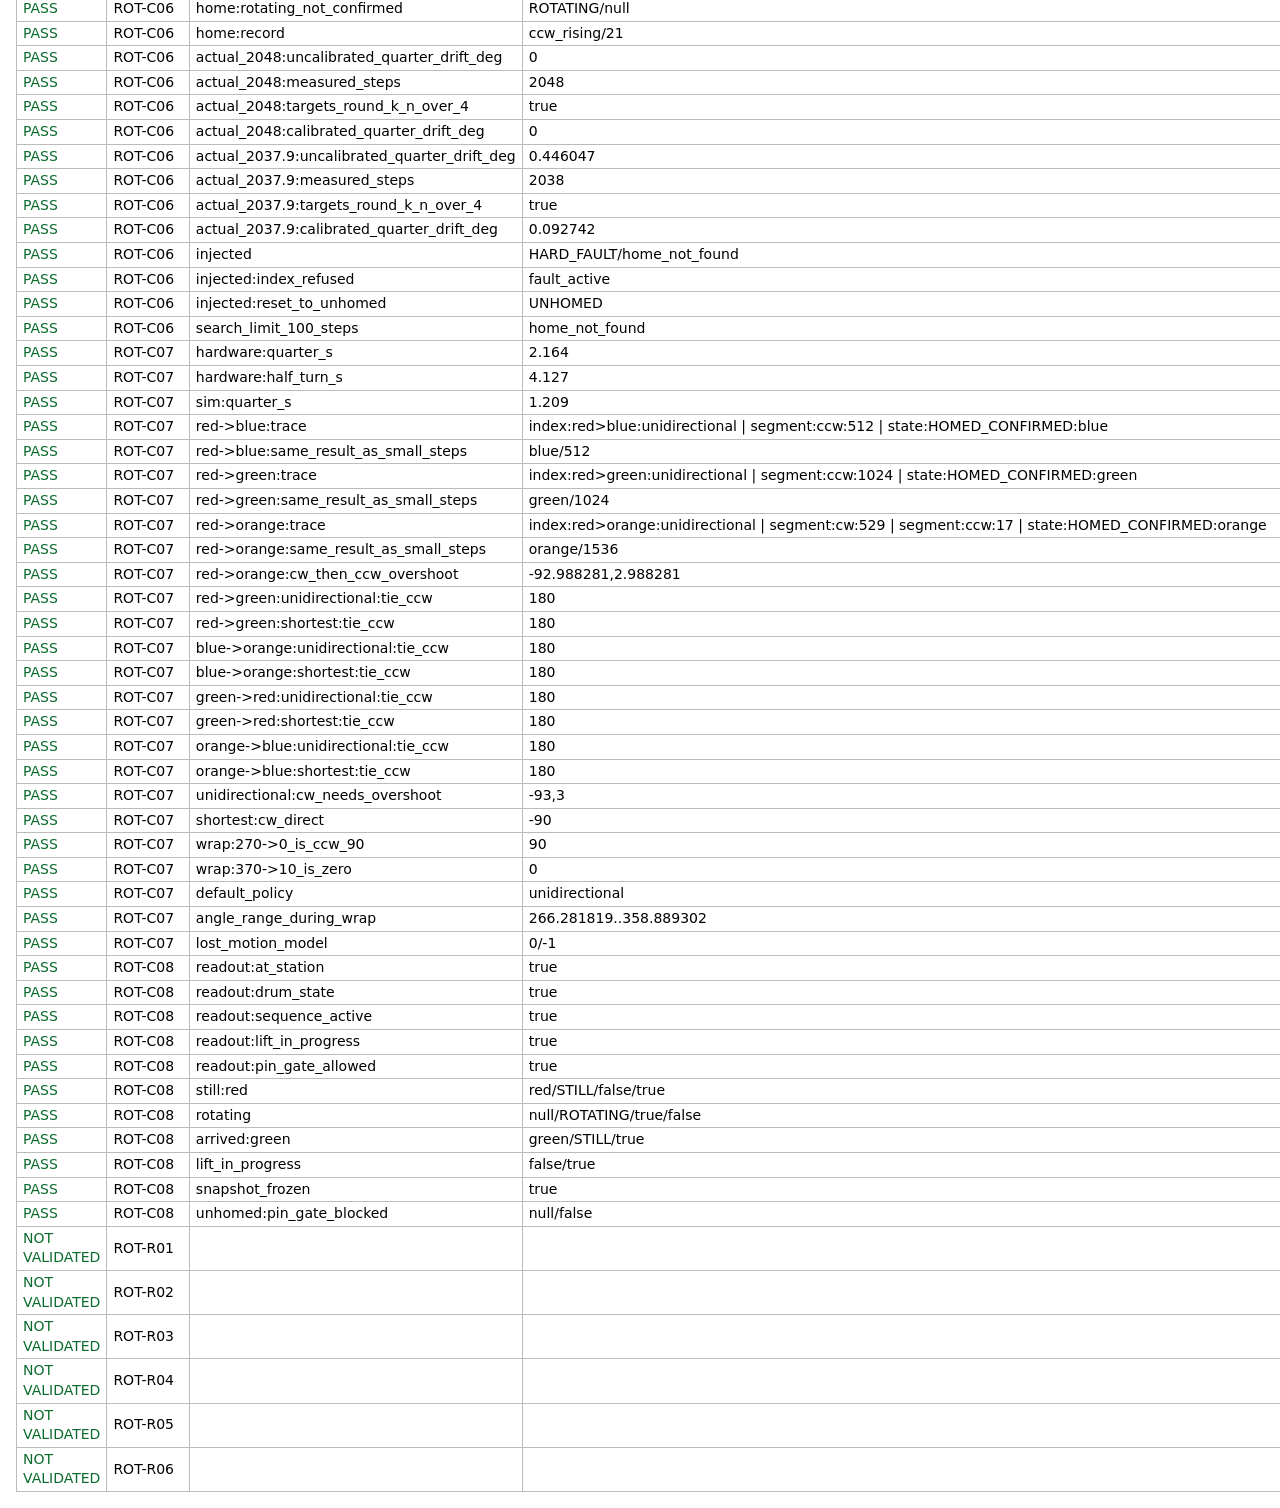
<file: tests/browser/feature005/index.html>
<!doctype html>
<html lang="en">
<head>
  <meta charset="utf-8">
  <title>Feature 005 rotation-controller harness (ASSUMED / NOT_VALIDATED)</title>
  <style>
    body { font: 14px/1.4 system-ui, sans-serif; margin: 1rem; }
    .pass { color: #0a6b2d; } .fail { color: #b00020; font-weight: 600; }
    table { border-collapse: collapse; } td, th { border: 1px solid #bbb; padding: 2px 6px; text-align: left; }
  </style>
</head>
<body>
  <h1>Rotation-controller harness</h1>
  <p>NOT VALIDATED / NOT PRINT-READY; verifies control logic, ordering and interlocks only. Local files only.</p>
  <p id="summary">Running...</p>
  <p><a id="download" download="rotation-check-log.json">Download log</a></p>
  <table id="results"><thead><tr><th>Result</th><th>Criterion</th><th>Step</th><th>Observed</th><th>Threshold (proposed)</th></tr></thead><tbody></tbody></table>
  <script src="../../../docs/visualizer/concept-data.js"></script>
  <script src="../../../docs/visualizer/demo-controller.js"></script>
  <script src="../../../docs/visualizer/rotation-controller.js"></script>
  <script src="harness-core.js"></script>
  <script src="cases-index.js"></script>
  <script src="cases-refusals.js"></script>
  <script src="cases-faults.js"></script>
  <script src="cases-home.js"></script>
  <script src="cases-timing.js"></script>
  <script src="browser-tests.js"></script>
</body>
</html>
</file>
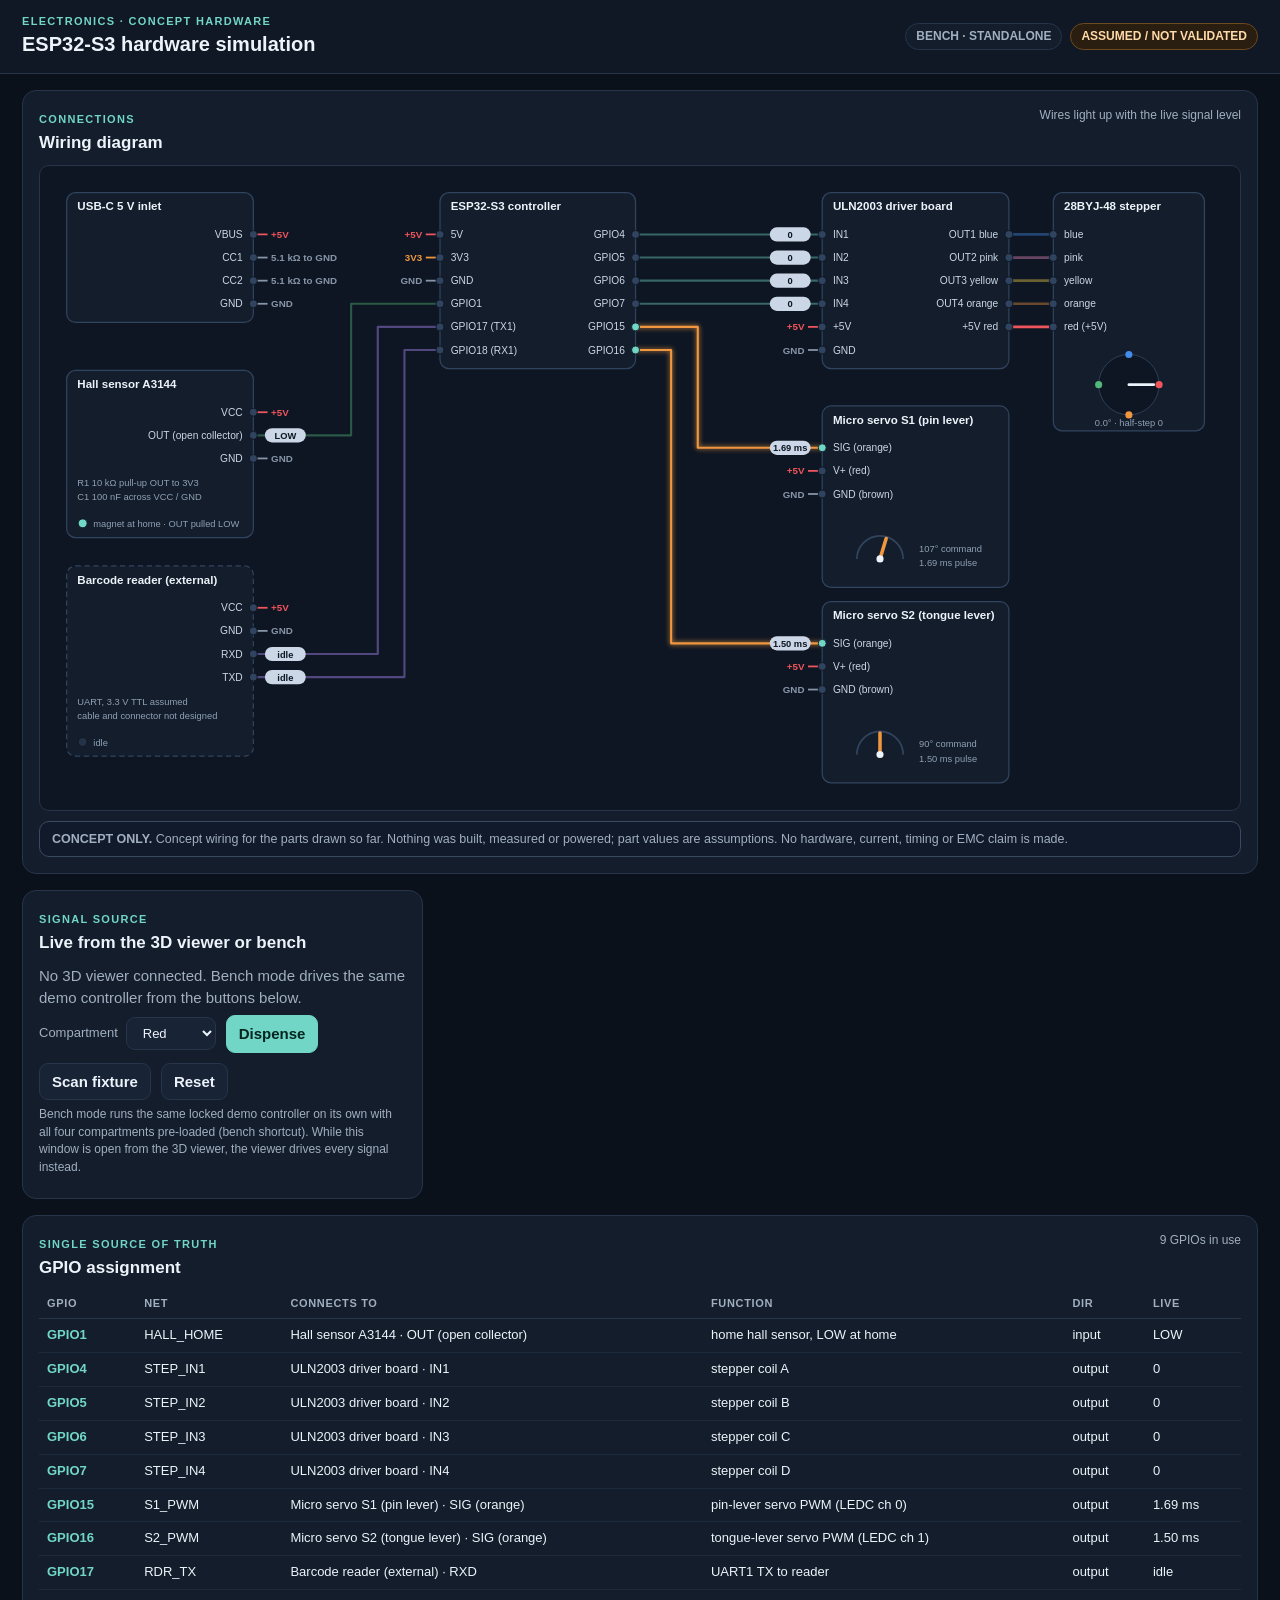
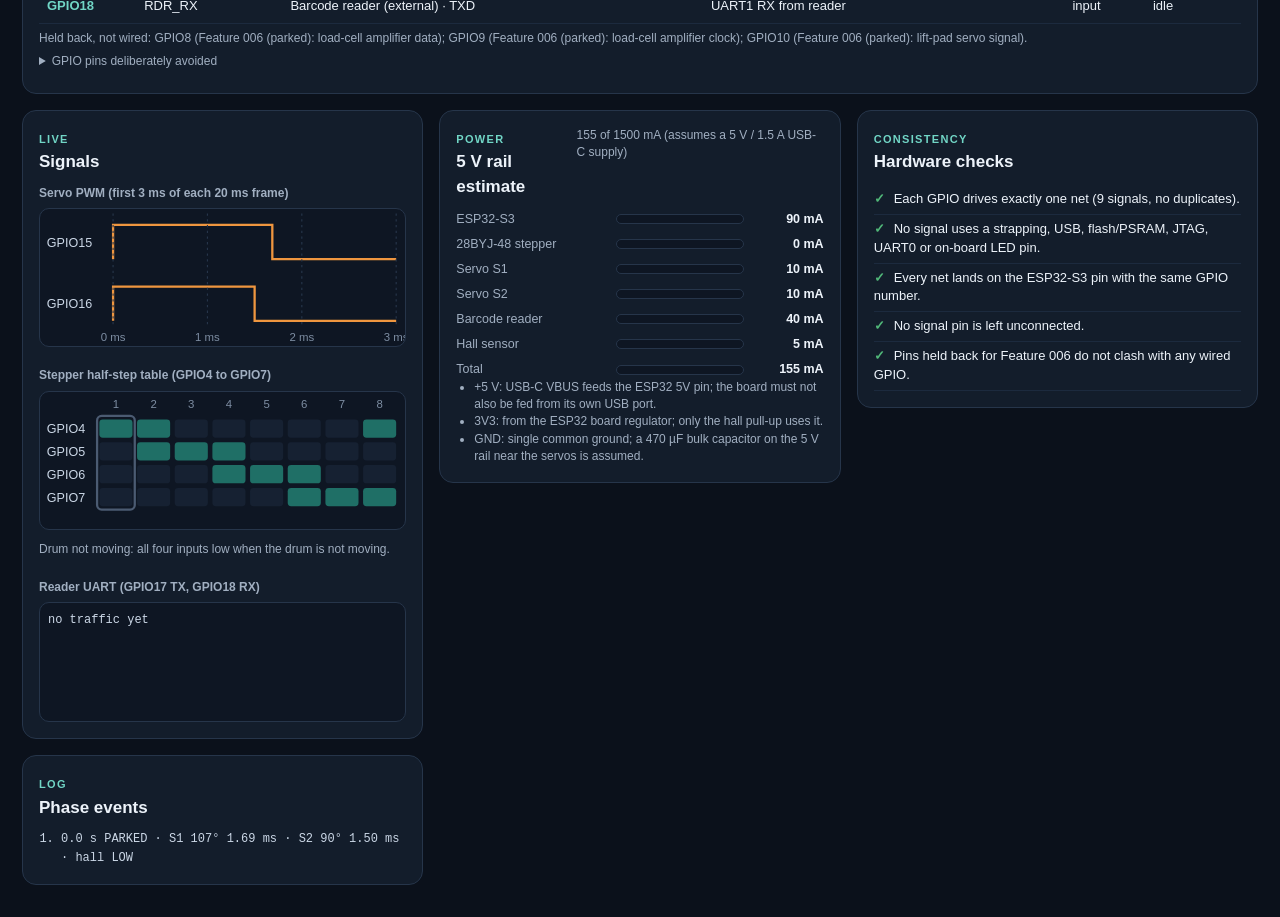
<file: docs/visualizer/wiring.html>
<!doctype html>
<html lang="en">
<head>
  <meta charset="utf-8">
  <meta name="viewport" content="width=device-width, initial-scale=1">
  <meta name="theme-color" content="#101725">
  <title>Electronics Wiring Simulation — Rotating Cartridge Dispenser</title>
  <link rel="stylesheet" href="wiring.css">
  <script defer src="concept-data.js"></script>
  <script defer src="demo-controller.js"></script>
  <script defer src="rotation-spec.js"></script>
  <script defer src="wiring-spec.js"></script>
  <script defer src="wiring-board.js"></script>
  <script defer src="wiring-model.js"></script>
  <script defer src="wiring.js"></script>
</head>
<body>
  <header class="topbar">
    <div><p class="eyebrow">ELECTRONICS · CONCEPT HARDWARE</p><h1 id="pageTitle">ESP32-S3 hardware simulation</h1></div>
    <div class="badges"><span id="sourceBadge" class="badge">STARTING</span><span class="badge warn">ASSUMED / NOT VALIDATED</span></div>
  </header>
  <main class="wrap">
    <section class="card diagram-card" aria-label="Hardware diagram">
      <div class="card-head"><div><span class="eyebrow">CONNECTIONS</span><h2>Wiring diagram</h2></div><span class="hint">Wires light up with the live signal level</span></div>
      <div class="diagram-scroll"><svg id="diagram" role="img" aria-label="Wiring diagram of the ESP32-S3, ULN2003 driver, stepper, two servos, hall sensor, USB-C inlet and barcode reader" xmlns="http://www.w3.org/2000/svg"></svg></div>
      <p class="notice"><strong>CONCEPT ONLY.</strong> <span id="specNotice"></span> No hardware, current, timing or EMC claim is made.</p>
    </section>

    <section class="card bench-card" aria-label="Signal source">
      <div class="card-head"><div><span class="eyebrow">SIGNAL SOURCE</span><h2>Live from the 3D viewer or bench</h2></div></div>
      <p id="sourceNote" class="note"></p>
      <div class="bench-row">
        <label>Compartment <select id="benchColor" autocomplete="off"><option value="red">Red</option><option value="blue">Blue</option><option value="green">Green</option><option value="orange">Orange</option></select></label>
        <button id="benchDispense" type="button" class="primary">Dispense</button>
        <button id="benchScan" type="button">Scan fixture</button>
        <button id="benchReset" type="button">Reset</button>
      </div>
      <p class="note small">Bench mode runs the same locked demo controller on its own with all four compartments pre-loaded (bench shortcut). While this window is open from the 3D viewer, the viewer drives every signal instead.</p>
    </section>

    <section class="card gpio-card" aria-label="GPIO assignment">
      <div class="card-head"><div><span class="eyebrow">SINGLE SOURCE OF TRUTH</span><h2>GPIO assignment</h2></div><span id="gpioCount" class="hint"></span></div>
      <div class="table-scroll"><table class="gpio-table"><thead><tr><th id="pinHead">GPIO</th><th>Net</th><th>Connects to</th><th>Function</th><th>Dir</th><th>Live</th></tr></thead><tbody id="gpioRows"></tbody></table></div>
      <p id="plannedNote" class="note small"></p>
      <details class="note small"><summary>GPIO pins deliberately avoided</summary><ul id="reservedList"></ul></details>
    </section>

    <section class="card" aria-label="Live signals">
      <div class="card-head"><div><span class="eyebrow">LIVE</span><h2>Signals</h2></div></div>
      <div class="signals-grid">
        <div id="scopeBox"><h3>Servo PWM (first 3 ms of each 20 ms frame)</h3><svg id="scope" viewBox="0 0 320 120" class="scope"></svg></div>
        <div><h3 id="phaseTitle">Stepper half-step table</h3><svg id="phaseTable" viewBox="0 0 320 120" class="scope"></svg><p id="stepReadout" class="note small"></p></div>
        <div id="uartBox"><h3 id="uartTitle">Reader UART</h3><pre id="uartLog" class="log" aria-live="off"></pre></div>
      </div>
    </section>

    <section class="card" aria-label="Power">
      <div class="card-head"><div><span class="eyebrow">POWER</span><h2>5 V rail estimate</h2></div><span id="powerTotal" class="hint"></span></div>
      <div id="powerBars" class="power-bars"></div>
      <ul id="powerNotes" class="note small"></ul>
    </section>

    <section class="card" aria-label="Hardware checks">
      <div class="card-head"><div><span class="eyebrow">CONSISTENCY</span><h2>Hardware checks</h2></div></div>
      <ul id="checks" class="checks"></ul>
    </section>

    <section class="card" aria-label="Event log">
      <div class="card-head"><div><span class="eyebrow">LOG</span><h2>Phase events</h2></div></div>
      <ol id="eventLog" class="event-log"></ol>
    </section>
  </main>
</body>
</html>
</file>
<file: docs/visualizer/styles.css>
/* Offline app styles; deliberately no external imports. */
/* The main scanner/loading demo's supported palette is RED/BLUE/GREEN/ORANGE. */
/* The main scanner/loading demo's supported palette is RED/BLUE/GREEN/ORANGE. */
.green{--tone:#51b879}.orange{--tone:#ef963f}.dot.green{background:#51b879}.dot.orange{background:#ef963f}.inventory-chip i.green{background:#51b879}.inventory-chip i.orange{background:#ef963f}.scanner-component-list{display:grid;gap:4px;padding:10px 12px;margin:8px 0;border:1px solid #2b3a4f;border-radius:9px;background:#101a28;color:#b8c4d2;font-size:10px}.scanner-component-list strong{color:#ded5f4}.scanner-component-list span:before{content:'• ';color:#b99af7}.barcode-button.invalid-container-fixture{border-color:#a879e8;color:#d7b9ff}.barcode-button.invalid-container-fixture:hover{background:#302243}
.dimension-disclosure{margin:4px 0 0;color:#a1afc1;font-size:10px;line-height:1.35}.toggle-row label:has(#dimensionsToggle){color:#d6c7f4}.dimension-category-row{display:flex;align-items:center;gap:10px;margin-top:8px;color:#d6c7f4;font-size:11px}.dimension-category-row[hidden]{display:none}.dimension-category-row select{min-width:0;max-width:100%;padding:7px 9px;border:1px solid var(--line);border-radius:8px;background:var(--panel2);color:var(--text);font-size:11px}.dimension-details:not([hidden]){display:grid;grid-template-columns:repeat(2,minmax(0,1fr));gap:6px;margin-top:8px;max-height:220px;overflow:auto;padding-right:3px}.dimension-detail{min-width:0;padding:7px 8px;border:1px solid #33425a;border-radius:8px;background:#101a28}.dimension-detail strong{display:block;color:#b8f8ff;font-size:10px}.dimension-value{margin-top:2px;color:#f1f5fa;font-size:11px;font-weight:700;font-variant-numeric:tabular-nums}.dimension-source{margin-top:2px;color:#d6c7f4;font-size:9px;font-weight:700}.dimension-detail small{display:block;margin-top:2px;color:#a1afc1;font-size:9px;line-height:1.25;overflow-wrap:anywhere}@media(max-width:520px){.dimension-details:not([hidden]){grid-template-columns:1fr;max-height:180px}}
:root{color-scheme:dark;--bg:#0b111b;--panel:#131d2b;--panel2:#182436;--line:#26354a;--text:#edf3fa;--muted:#a1afc1;--accent:#71d6c6;--red:#ef555c;--blue:#438de8;--green:#51b879;--orange:#ef963f;font:15px/1.45 -apple-system,BlinkMacSystemFont,"Segoe UI",sans-serif}*{box-sizing:border-box}body{margin:0;min-height:100vh;background:radial-gradient(ellipse at 42% -10%,#1c3046 0,transparent 40%),var(--bg);color:var(--text)}button,input,select{font:inherit}button,select{color:inherit}button{cursor:pointer}.topbar{max-width:1500px;margin:auto;padding:26px 30px 22px;display:flex;justify-content:space-between;align-items:center;gap:16px}.topbar h1{font-size:clamp(23px,3vw,34px);letter-spacing:-.035em;margin:3px 0 0}.eyebrow{font-size:10px;letter-spacing:.16em;color:var(--accent);font-weight:800;margin:0}.live-badge,.status-pill{border:1px solid #355064;background:#12242b;color:#b8f2e6;border-radius:99px;padding:7px 11px;font-size:10px;font-weight:800;letter-spacing:.08em;white-space:nowrap}.live-badge i,.dot{display:inline-block;width:8px;height:8px;border-radius:50%;background:var(--accent);margin-right:7px}.layout{max-width:1500px;padding:0 30px 24px;margin:auto;display:grid;grid-template-columns:minmax(0,1.45fr) minmax(370px,.9fr);gap:18px;align-items:start}.card{background:linear-gradient(145deg,rgba(23,35,52,.97),rgba(15,24,37,.98));border:1px solid var(--line);border-radius:18px;box-shadow:0 18px 45px #02060d66}.viewer{padding:20px;position:sticky;top:16px}.scene-heading,.section-title{display:flex;justify-content:space-between;align-items:center;gap:12px}.scene-heading h2,.section-title h2{font-size:17px;margin:3px 0 0;letter-spacing:-.02em}.scene-hint{font-size:11px;color:var(--muted)}.scene-host{height:min(68vh,690px);min-height:430px;margin:14px 0 12px;overflow:hidden;border:1px solid #2c4056;border-radius:13px;background:radial-gradient(ellipse at center,#253b52,#111c2a 67%,#0e1723);position:relative;touch-action:none}.scene-host canvas{display:block;width:100%;height:100%;outline:none}.fallback{position:absolute;inset:0;display:grid;align-content:center;justify-items:center;text-align:center;padding:30px;color:var(--text);background:#101a28}.fallback strong{font-size:20px}.fallback p{max-width:440px;color:var(--muted)}.concept-notice{display:flex;gap:10px;padding:11px 13px;border:1px solid #66513a;background:#2d261d;border-radius:10px;font-size:11px;line-height:1.55;color:#f0d9b7}.concept-notice strong{color:#ffdfa3}.legend{display:flex;gap:19px;flex-wrap:wrap;padding:14px 2px 1px;color:var(--muted);font-size:11px}.dot{margin:0 6px 0 0;vertical-align:middle}.red{--tone:var(--red)}.blue{--tone:var(--blue)}.dot.red{background:var(--red)}.dot.blue{background:var(--blue)}.panel{padding:4px 18px}.control-section{padding:17px 0;border-bottom:1px solid var(--line)}.control-section:last-child{border:0}.section-title{margin-bottom:12px}.quiet-button,.secondary-button,.color-button,.mini-button{border:1px solid #34465c;background:#1a293c;border-radius:8px;padding:8px 11px;transition:background .15s,border-color .15s,transform .15s}.quiet-button:hover,.secondary-button:hover,.mini-button:hover{background:#253a52;border-color:#56708c}.quiet-button{font-size:11px}.button-grid{display:grid;gap:8px}.four-col{grid-template-columns:repeat(4,1fr)}.color-button{border-color:color-mix(in srgb,var(--tone) 55%,#34465c);background:color-mix(in srgb,var(--tone) 15%,#172334);color:#fff;font-weight:750}.color-button:hover{background:color-mix(in srgb,var(--tone) 30%,#172334);transform:translateY(-1px)}.schedule-row{margin-top:11px;display:grid;grid-template-columns:auto minmax(100px,1fr) auto;align-items:center;gap:8px;font-size:11px;color:var(--muted)}select{background:#121d2b;border:1px solid #34465c;border-radius:7px;padding:8px;min-width:0}.secondary-button{font-size:11px;font-weight:700}.range-row{display:grid;grid-template-columns:1fr auto;gap:8px;align-items:center;margin-top:16px;font-size:11px;color:var(--muted)}.range-row output{color:var(--accent);font-weight:800}.range-row input{grid-column:1/-1;width:100%;accent-color:var(--accent)}.toggle-row{display:flex;gap:20px;margin-top:12px;font-size:11px;color:var(--muted)}input[type=checkbox]{accent-color:var(--accent);vertical-align:-2px}.cartridge-list,.barcode-list{display:grid;gap:8px}.cartridge-row{display:grid;grid-template-columns:minmax(85px,1fr) auto auto;align-items:center;gap:7px;padding:8px 9px;background:#111b29;border:1px solid #243449;border-radius:9px}.cartridge-name{font-size:12px;font-weight:750}.cartridge-meta{display:block;font-size:10px;color:var(--muted);font-weight:400}.mini-button{padding:6px 8px;font-size:10px}.mini-button:focus-visible,button:focus-visible,select:focus-visible,input:focus-visible{outline:2px solid #91f0de;outline-offset:2px}.barcode-list{grid-template-columns:1fr 1fr}.barcode-button{text-align:left;font-variant-numeric:tabular-nums;font-size:10px}.small-note{font-size:10px;color:var(--muted);margin:0 0 8px}.status-pill{font-size:9px}.readout-grid{display:grid;grid-template-columns:repeat(3,1fr);gap:7px}.readout-grid div{padding:9px;background:#101a28;border:1px solid #233247;border-radius:8px;min-width:0}.readout-grid span{display:block;color:var(--muted);font-size:9px;text-transform:uppercase;letter-spacing:.07em}.readout-grid strong{display:block;font-size:12px;margin-top:3px;white-space:nowrap;overflow:hidden;text-overflow:ellipsis}.inventory-status{display:grid;grid-template-columns:repeat(2,1fr);gap:6px;margin-top:8px}.inventory-chip{padding:7px 8px;background:#101a28;border-radius:7px;font-size:10px;color:#dbe5f0}.inventory-chip i{display:inline-block;width:7px;height:7px;background:var(--tone);border-radius:50%;margin-right:6px}.rejection{color:#ffbf87;min-height:15px;font-size:10px;margin:8px 0 0}footer{max-width:1500px;padding:0 30px 25px;margin:auto;color:#8797aa;font-size:10px}button:disabled{opacity:.5;cursor:not-allowed}@media(max-width:1020px){.layout{grid-template-columns:minmax(0,1fr) minmax(340px,.85fr);padding-inline:18px}.topbar{padding-inline:18px}.viewer{padding:15px}.scene-host{height:58vh;min-height:380px}}@media(max-width:760px){.topbar{padding:19px 15px 15px;align-items:flex-start}.topbar h1{font-size:23px}.live-badge{font-size:8px;padding:6px 8px}.layout{display:flex;flex-direction:column;padding:0 12px 17px;gap:12px}.viewer,.panel{width:100%}.viewer{position:static;padding:13px}.scene-heading h2{font-size:16px}.scene-hint{font-size:9px}.scene-host{height:54vh;min-height:340px;max-height:520px;margin-top:10px}.panel{padding-inline:14px}.control-section{padding:14px 0}.schedule-row{grid-template-columns:1fr 1fr}.schedule-row label{grid-column:1}.schedule-row select{grid-column:2}.schedule-row button{grid-column:1/-1}footer{padding:0 15px 20px}.concept-notice{font-size:10px}}@media(max-width:390px){.four-col{gap:5px}.color-button{padding:8px 4px;font-size:12px}.scene-host{min-height:310px}.cartridge-row{grid-template-columns:minmax(80px,1fr) auto auto;gap:5px}.mini-button{padding:6px 5px;font-size:9px}.readout-grid{grid-template-columns:repeat(2,1fr)}}@media(prefers-reduced-motion:reduce){*,*::before,*::after{scroll-behavior:auto!important;transition-duration:.01ms!important}}
</file>
<file: docs/visualizer/overrides.css>
/* Native hidden state must win over the visual fallback layout. */
[hidden] {
  display: none !important;
}

#sceneHost canvas {
  position: absolute;
  inset: 0;
  z-index: 0;
}

#webglFallback {
  z-index: 2;
}

.toggle-row {
  flex-wrap: wrap;
  row-gap: 8px;
}

.scanner-component-list {
  display: grid;
  grid-template-columns: repeat(2, minmax(0, 1fr));
  gap: 6px 10px;
  margin: 10px 0 12px;
  padding: 10px;
  border: 1px solid #2c3d52;
  border-radius: 10px;
  background: #101a28;
  color: #aab7c8;
  font-size: 10px;
}

.scanner-component-list strong {
  grid-column: 1 / -1;
  color: #e5d8ff;
  font-size: 10px;
}

.scanner-component-list span::before {
  content: "•";
  margin-right: 6px;
  color: #b99af7;
}

@media (max-width: 520px) {
  .scanner-component-list {
    grid-template-columns: 1fr;
  }
}

.mini-button:disabled {
  cursor: not-allowed;
  opacity: 0.48;
}

.barcode-button {
  min-height: 36px;
  overflow-wrap: anywhere;
  text-align: left;
}

.toggle-row > label {
  flex-basis: 100%;
}

.toggle-row > label:has(input:disabled) {
  opacity: 0.45;
  cursor: not-allowed;
}

.toggle-sub {
  flex-basis: 100%;
  margin-top: -2px;
  padding-left: 22px;
  color: #9fd8ff;
}

.rotation-panel {
  margin: 10px 0 0;
  padding: 10px;
  border: 1px solid #2c4a63;
  border-radius: 10px;
  background: #101a28;
  font-size: 11px;
}

.rotation-buttons {
  display: grid;
  grid-template-columns: repeat(3, minmax(0, 1fr));
  gap: 6px;
  margin: 8px 0;
}

.rotation-parts {
  display: grid;
  grid-template-columns: repeat(2, minmax(0, 1fr));
  gap: 4px 10px;
  margin: 10px 0 6px;
  padding: 0;
  list-style: none;
  color: #c3d0df;
}

.rot-kind {
  display: inline-block;
  min-width: 44px;
  margin-right: 4px;
  padding: 0 5px;
  border-radius: 6px;
  font-size: 9px;
  text-align: center;
  text-transform: uppercase;
  color: #08111b;
}

.rot-kind.printed { background: #4fc3f7; }
.rot-kind.bought { background: #7ee08a; }

.rot-part {
  width: 100%;
  padding: 3px 4px;
  border: 1px solid transparent;
  border-radius: 6px;
  background: none;
  color: inherit;
  font: inherit;
  text-align: left;
  cursor: pointer;
}

.rot-part:hover { border-color: #34465c; }

.dimension-detail[data-dim] {
  cursor: pointer;
  border: 1px solid transparent;
  border-radius: 8px;
}

.dimension-detail[data-dim]:hover,
.dimension-detail[data-dim]:focus-visible,
.dimension-detail[data-dim].selected {
  border-color: #ffb300;
  background: #2a2312;
  outline: none;
}
.rot-part.selected { border-color: #9fd8ff; background: #1a293c; color: #fff; }

@media (max-width: 520px) {
  .rotation-parts { grid-template-columns: 1fr; }
}

/* Fit-to-window layout: the scene takes all free height beside the controls, which scroll inside their own column. */
@media (min-width: 1021px) and (min-height: 620px) {
  body {
    display: flex;
    flex-direction: column;
    height: 100vh;
    min-height: 0;
    overflow: hidden;
  }

  .topbar {
    flex: none;
    max-width: none;
    width: 100%;
    box-sizing: border-box;
    padding: 10px 18px 8px;
  }

  .topbar h1 {
    font-size: 22px;
  }

  .layout {
    flex: 1 1 auto;
    min-height: 0;
    max-width: none;
    width: 100%;
    box-sizing: border-box;
    padding: 0 18px 14px;
    grid-template-columns: minmax(0, 1fr) clamp(380px, 28vw, 460px);
    align-items: stretch;
  }

  .viewer {
    position: static;
    display: flex;
    flex-direction: column;
    min-height: 0;
    padding: 14px 18px;
  }

  .scene-host {
    flex: 1 1 auto;
    height: auto;
    min-height: 0;
    max-height: none;
    margin: 10px 0;
  }

  .panel {
    min-height: 0;
    overflow-y: auto;
  }
}

@media (max-width: 1020px), (max-height: 619px) {
  .scene-host {
    height: 66vh;
    min-height: 420px;
    max-height: none;
  }
}

.view-toggle {
  position: absolute;
  top: 12px;
  right: 12px;
  z-index: 3;
  display: grid;
  place-items: center;
  width: 40px;
  height: 40px;
  padding: 0;
  border: 1px solid #3a5068;
  border-radius: 12px;
  background: rgba(14, 23, 35, 0.82);
  color: #cfe6ff;
  cursor: pointer;
}

.view-toggle:hover,
.view-toggle:focus-visible {
  border-color: #9fd8ff;
  color: #fff;
  outline: none;
}

.view-toggle svg {
  grid-area: 1 / 1;
  width: 22px;
  height: 22px;
}

.view-toggle .icon-show,
body.controls-hidden .view-toggle .icon-hide {
  display: none;
}

body.controls-hidden .view-toggle .icon-show {
  display: block;
}

/* Controls hidden: the whole screen is the 3D simulation. */
body.controls-hidden {
  height: 100vh;
  overflow: hidden;
}

body.controls-hidden > :not(main) {
  display: none;
}

body.controls-hidden .panel,
body.controls-hidden .scene-heading,
body.controls-hidden .legend {
  display: none;
}

body.controls-hidden .layout,
body.controls-hidden .viewer {
  position: fixed;
  inset: 0;
  display: block;
  width: auto;
  max-width: none;
  margin: 0;
  padding: 0;
  border: 0;
  border-radius: 0;
  background: none;
  box-shadow: none;
}

body.controls-hidden .scene-host {
  position: fixed;
  inset: 0;
  width: auto;
  height: auto;
  min-height: 0;
  max-height: none;
  margin: 0;
  border: 0;
  border-radius: 0;
}

/* The concept-only disclosure stays visible as a small badge. */
body.controls-hidden .concept-notice {
  position: fixed;
  left: 12px;
  bottom: 12px;
  z-index: 4;
  max-width: min(560px, 70vw);
  margin: 0;
  padding: 6px 10px;
  font-size: 11px;
}
.rotation-panel [hidden] { display: none !important; }
.service-flow { display: grid; gap: 8px; }
.service-steps { margin: 0; padding-left: 20px; font-size: 12px; }
.service-steps li { opacity: .55; }
.service-steps li.done { opacity: .8; text-decoration: line-through; }
.service-steps li.current { opacity: 1; font-weight: 700; }

.step-anim { display: grid; gap: 8px; margin-bottom: 4px; }
.step-anim select option:disabled { color: #7d8a9c; }
.sub-title { margin: 10px 0 4px; font-size: 12px; font-weight: 700; color: var(--muted); letter-spacing: .04em; text-transform: uppercase; }

.primary-button { border: 1px solid #5fcfbd; background: #2a7f74; color: #f2fffc; border-radius: 8px; padding: 8px 11px; font-size: 12px; font-weight: 800; transition: background .15s, transform .15s; }
.primary-button:hover:not(:disabled) { background: #339a8c; }
.primary-button:disabled, .secondary-button:disabled { cursor: not-allowed; opacity: .45; }
.step-controls { display: grid; grid-template-columns: 1fr 1.7fr 1.2fr 1fr; gap: 6px; }
@media (max-width: 520px) { .step-controls { grid-template-columns: 1fr 1fr; } }
.step-progress { display: grid; gap: 6px; margin-top: 4px; }
.step-progress span { font-size: 11px; font-weight: 800; letter-spacing: .04em; text-transform: uppercase; color: var(--accent); }
.step-bar { height: 6px; border-radius: 3px; background: #1d2b3e; overflow: hidden; }
.step-bar i { display: block; height: 100%; width: 0; border-radius: 3px; background: var(--accent); transition: width .12s linear; }
.step-list { display: grid; gap: 4px; margin: 0; padding: 0; list-style: none; max-height: 340px; overflow-y: auto; }
.step-list li { display: grid; grid-template-columns: 24px 1fr; gap: 8px; align-items: start; padding: 6px 8px; border: 1px solid transparent; border-radius: 8px; font-size: 12px; color: var(--muted); }
.step-list .step-num { display: grid; place-items: center; width: 22px; height: 22px; border-radius: 50%; border: 1px solid #34465c; background: #172335; font-size: 11px; font-weight: 800; }
.step-list .step-body strong { display: block; font-weight: 700; }
.step-list .step-body small { display: block; margin-top: 2px; font-size: 11px; line-height: 1.35; color: #b9c6d6; }
.step-list li.done { color: #cfe9e4; }
.step-list li.done .step-num { background: #2a7f74; border-color: #5fcfbd; color: #f2fffc; }
.step-list li.next { border-color: #34465c; background: #172335; color: var(--text); }
.step-list li.playing { border-color: #5fcfbd; background: #14312f; color: var(--text); }
.step-list li.playing .step-num { background: var(--accent); border-color: var(--accent); color: #07211d; }
.step-controls button[aria-disabled="true"] { opacity: .45; cursor: not-allowed; }

.rotation-parts .print-heading { grid-column: 1 / -1; margin-top: 6px; padding-left: 8px; border-left: 4px solid; font-size: 12px; font-weight: 800; }
.rotation-parts .print-heading.one { border-color: #4fc3f7; color: #9fdcf7; }
.rotation-parts .print-heading.separate { border-color: #ffb347; color: #ffd08a; }
.rotation-parts .print-sub { grid-column: 1 / -1; margin: -2px 0 2px; padding-left: 12px; font-size: 11px; color: var(--muted); }
.rot-part.print-job.one { border-left: 3px solid #4fc3f7; }
.rot-part.print-job.separate { border-left: 3px solid #ffb347; }

.part-filter { display: flex; flex-wrap: wrap; gap: 6px 14px; align-items: center; margin-top: 12px; padding-top: 10px; border-top: 1px solid var(--line); font-size: 12px; }
.part-filter-title { flex-basis: 100%; font-size: 11px; font-weight: 800; letter-spacing: .04em; text-transform: uppercase; color: var(--muted); }
.part-filter label { display: inline-flex; gap: 6px; align-items: center; }
.print-groups { display: grid; gap: 6px; margin-top: 8px; }

.rot-part.print-job { display: grid; gap: 2px; text-align: left; }
.rot-part.print-job small { font-size: 11px; color: var(--muted); font-weight: 400; }
.rotation-parts:has(.print-job) { grid-template-columns: 1fr; }
.electronic-title { font-size: 12px; }
.electronic-list { margin: 0; padding-left: 18px; font-size: 12px; columns: 2; }

.print-downloads { display: grid; gap: 8px; margin-top: 12px; padding: 12px; border: 1px solid var(--line); border-radius: 12px; background: var(--panel2); }
.dl-head { display: flex; align-items: center; justify-content: space-between; gap: 8px; }
.dl-head strong { font-size: 13px; letter-spacing: .02em; }
.dl-badge { padding: 2px 8px; border: 1px solid var(--line); border-radius: 999px; font-size: 10px; font-weight: 800; letter-spacing: .06em; color: var(--muted); }
.dl-warn { margin: 0; padding: 7px 9px; border-left: 3px solid #ffb347; border-radius: 6px; background: rgba(255, 179, 71, .08); font-size: 11px; line-height: 1.4; color: #e8d3ad; }
.dl-warn b { color: #ffd08a; }
.dl-sub { margin-top: 2px; font-size: 10px; font-weight: 800; letter-spacing: .06em; text-transform: uppercase; color: var(--muted); }
.download-list { list-style: none; margin: 0; padding: 0; display: grid; gap: 4px; }
.dl-link, .dl-btn { --dl-icon: url("data:image/svg+xml,%3Csvg xmlns='http://www.w3.org/2000/svg' viewBox='0 0 24 24' fill='none' stroke='black' stroke-width='2' stroke-linecap='round' stroke-linejoin='round'%3E%3Cpath d='M12 3v12'/%3E%3Cpath d='m7 11 5 5 5-5'/%3E%3Cpath d='M4 20h16'/%3E%3C/svg%3E"); }
.dl-link { display: flex; align-items: center; gap: 9px; padding: 7px 10px; border: 1px solid var(--line); border-radius: 8px; background: var(--panel); color: var(--text); font-size: 12px; font-weight: 600; text-decoration: none; transition: border-color .15s, background .15s; }
.dl-link::before, .dl-btn::before { content: ""; flex: none; width: 15px; height: 15px; background: var(--accent); -webkit-mask: var(--dl-icon) center / contain no-repeat; mask: var(--dl-icon) center / contain no-repeat; }
.dl-link:hover, .dl-link:focus-visible { border-color: var(--accent); background: #1a2b3d; outline: none; }
.dl-name { flex: 1; min-width: 0; }
.dl-name em { margin-left: 6px; font-style: normal; font-weight: 400; font-size: 11px; color: var(--muted); }
.dl-name i { display: inline-block; min-width: 28px; margin-right: 6px; font-style: normal; font-weight: 800; color: #ffd08a; }
.dl-qty { padding: 1px 7px; border-radius: 999px; background: rgba(113, 214, 198, .12); color: var(--accent); font-size: 11px; font-weight: 800; }
.dl-link.coupon { padding: 5px 10px; font-weight: 500; }
.download-all { display: flex; flex-wrap: wrap; gap: 6px; }
.dl-btn { display: inline-flex; align-items: center; gap: 7px; padding: 7px 12px; border: 1px solid var(--line); border-radius: 8px; background: var(--panel); color: var(--text); font-size: 12px; font-weight: 700; text-decoration: none; }
.dl-btn:hover, .dl-btn:focus-visible { border-color: var(--accent); outline: none; }
.dl-details { font-size: 11px; color: var(--muted); }
.dl-details summary { cursor: pointer; }
.dl-details p { margin: 6px 0 0; line-height: 1.5; }
.print-downloads code { font-size: 11px; color: var(--text); }
.print-downloads [hidden] { display: none; }

/* Housing section: segmented view picker and switch rows */
.seg-group { display: grid; grid-template-columns: repeat(2, 1fr); gap: 6px; }
.seg { position: relative; display: flex; align-items: center; justify-content: center; padding: 9px 10px; border: 1px solid var(--line); border-radius: 8px; background: var(--panel2); color: var(--muted); font-size: 12px; font-weight: 700; cursor: pointer; transition: border-color .15s, background .15s, color .15s; }
.seg input { position: absolute; inset: 0; width: 100%; height: 100%; margin: 0; opacity: 0; cursor: pointer; }
.seg:hover { border-color: #3a4f6b; color: var(--text); }
.seg:has(input:checked) { border-color: var(--accent); background: rgba(113, 214, 198, .12); color: var(--accent); }
.seg:has(input:focus-visible) { outline: 2px solid var(--accent); outline-offset: 2px; }
.switch-list { margin-top: 12px; border: 1px solid var(--line); border-radius: 10px; overflow: hidden; }
.switch-row { display: flex; justify-content: space-between; align-items: center; gap: 12px; padding: 10px 12px; background: var(--panel2); cursor: pointer; transition: background .15s; }
.switch-row + .switch-row { border-top: 1px solid var(--line); }
.switch-row:hover { background: #1d2c42; }
.switch-row strong { display: block; font-size: 12px; color: var(--text); }
.switch-row small { display: block; margin-top: 2px; font-size: 10px; color: var(--muted); }
.switch-row > input { appearance: none; -webkit-appearance: none; flex: none; position: relative; width: 34px; height: 20px; margin: 0; border-radius: 999px; background: #2a3b52; cursor: pointer; transition: background .15s; }
.switch-row > input::after { content: ""; position: absolute; top: 2px; left: 2px; width: 16px; height: 16px; border-radius: 50%; background: #cfd9e6; transition: transform .15s, background .15s; }
.switch-row > input:checked { background: var(--accent); }
.switch-row > input:checked::after { transform: translateX(14px); background: #0b111b; }
.switch-row > input:focus-visible { outline: 2px solid var(--accent); outline-offset: 2px; }

/* Systems section: same switch rows, indented sub-views, chip filters */
.switch-row.sub { padding-left: 28px; background: #16222f; }
.switch-row.sub strong { font-weight: 600; color: #9fd8ff; }
.switch-row:has(input:disabled) { opacity: .45; cursor: not-allowed; }
.part-filter { gap: 8px; }
.part-filter label { padding: 6px 12px; border: 1px solid var(--line); border-radius: 999px; background: var(--panel2); color: var(--muted); font-size: 11px; font-weight: 700; cursor: pointer; transition: border-color .15s, background .15s, color .15s; }
.part-filter label:hover { border-color: #3a4f6b; color: var(--text); }
.part-filter label:has(input:checked) { border-color: var(--accent); background: rgba(113, 214, 198, .12); color: var(--accent); }
.part-filter label input { position: absolute; opacity: 0; width: 0; height: 0; }
.part-filter label:has(input:focus-visible) { outline: 2px solid var(--accent); outline-offset: 2px; }
.part-filter label { position: relative; }
.switch-row.flip { flex-direction: row-reverse; justify-content: space-between; font-size: 12px; font-weight: 700; color: var(--text); }
.switch-row.flip.sub { font-weight: 600; color: #9fd8ff; }

/* viewer modes: mechanism 3D, wiring 3D, wiring 2D */
.scene-heading { flex-wrap: wrap; gap: 10px; }
.view-modes { grid-template-columns: repeat(3, auto); width: auto; flex: 0 0 auto; }
.view-modes .seg { padding: 7px 14px; white-space: nowrap; }
.scene-host { position: relative; }
.wiring-frame { position: absolute; inset: 0; width: 100%; height: 100%; border: 0; background: #0b111b; z-index: 6; border-radius: inherit; }
.wiring-frame[hidden], .wiring-hud[hidden] { display: none; }
.wiring-hud { position: absolute; left: 12px; bottom: 12px; z-index: 5; width: 236px; max-width: calc(100% - 24px); max-height: calc(100% - 24px); overflow: auto; padding: 10px 12px; border: 1px solid var(--line); border-radius: 12px; background: rgba(11, 17, 27, .88); backdrop-filter: blur(6px); font-size: 11.5px; color: var(--text); }
.hud-head { position: relative; display: grid; gap: 1px; margin-bottom: 6px; padding-right: 26px; }
.hud-toggle { position: absolute; right: 0; top: 0; width: 24px; height: 24px; padding: 0; border: 1px solid var(--line); border-radius: 6px; background: var(--panel2); color: var(--text); cursor: pointer; line-height: 1; }
.wiring-hud.collapsed { width: auto; }
.wiring-hud.collapsed .hud-toggles, .wiring-hud.collapsed .hud-rows, .wiring-hud.collapsed .hud-foot { display: none; }
.wiring-hud.collapsed .hud-head { margin-bottom: 0; }
.hud-note { color: var(--muted); font-size: 11px; }
.hud-toggles { display: flex; flex-wrap: wrap; gap: 4px 12px; margin-bottom: 6px; color: var(--muted); }
.hud-toggles label { display: inline-flex; align-items: center; gap: 5px; cursor: pointer; }
.hud-rows { list-style: none; margin: 0; padding: 0; display: grid; gap: 2px; }
.hud-rows li { display: grid; grid-template-columns: 10px 50px 1fr auto; gap: 7px; align-items: center; padding: 3px 4px; border-radius: 6px; color: var(--muted); }
.hud-rows li.hi { color: var(--text); background: rgba(255, 255, 255, .04); }
.hud-rows li.on { background: rgba(113, 214, 198, .14); }
.hud-rows i { width: 10px; height: 10px; border-radius: 50%; }
.hud-rows b { color: var(--accent); font-weight: 700; }
.hud-rows span { overflow: hidden; text-overflow: ellipsis; white-space: nowrap; }
.hud-rows em { font-style: normal; font-variant-numeric: tabular-nums; min-width: 52px; text-align: right; color: var(--text); }
.hud-foot { margin: 8px 0 0; color: var(--muted); font-size: 11px; line-height: 1.35; }

/* wiring side panel: subsystem filter and pin table */
.filter-chips { display: flex; flex-wrap: wrap; gap: 6px; }
.filter-chips .seg { padding: 7px 12px; }
.filter-actions { display: flex; align-items: center; gap: 8px; margin: 8px 0; }
.filter-actions .small-note { margin: 0 0 0 auto; }
.pin-table-wrap { max-height: 360px; overflow: auto; border: 1px solid var(--line); border-radius: 10px; }
.pin-table { width: 100%; border-collapse: collapse; font-size: 11.5px; }
.pin-table th { position: sticky; top: 0; z-index: 1; background: var(--panel2); color: var(--muted); font-size: 10px; letter-spacing: .06em; text-transform: uppercase; text-align: left; padding: 6px 7px; }
.pin-table td { padding: 5px 7px; border-top: 1px solid #1c2a3e; vertical-align: top; }
.pin-table tr.grp td { background: #101a2a; color: var(--accent); font-weight: 700; letter-spacing: .02em; }
.pin-table tr[hidden] { display: none; }
.pin-table td.sig { font-weight: 700; white-space: nowrap; }
.pin-table td.sig.gpio { color: var(--accent); }
.pin-table td.sig.v5 { color: #ef555c; }
.pin-table td.sig.gnd { color: #8795a8; }
.pin-table td.live { font-variant-numeric: tabular-nums; white-space: nowrap; color: var(--muted); }
.pin-table tr.on td.live { color: var(--text); font-weight: 700; }

.wiring-styles { grid-template-columns: repeat(3, 1fr); margin-bottom: 10px; }
.board-switch { margin: 2px 0 10px; }
.seg:has(input:disabled) { opacity: .4; cursor: not-allowed; }
.seg input:disabled { cursor: not-allowed; }

/* Software view: the flowchart replaces the 3D scene */
.sw-pane { display: none; position: absolute; inset: 0; z-index: 6; overflow: auto; box-sizing: border-box; padding: 12px 14px 18px; background: #0b111b; border-radius: inherit; }
body.software-view .sw-pane { display: block; }
body.software-view #controlPanel .control-section:not(.software-panel) { display: none; }
.sw-pane svg { display: block; width: 100%; min-width: 520px; max-width: 780px; height: auto; margin: 0 auto; font-family: inherit; }
.sw-pane .sw-head { position: sticky; top: -12px; z-index: 2; max-width: 780px; margin: 0 auto 8px; padding: 12px 0 6px; background: #0b111b; display: flex; flex-wrap: wrap; align-items: baseline; gap: 4px 14px; }
.sw-pane .sw-head strong { font-size: 15px; color: var(--text); }
.sw-pane .sw-head span { font-size: 11.5px; color: var(--muted); }
.sw-pane .sw-foot { max-width: 780px; margin: 8px auto 0; font-size: 11px; color: var(--muted); }
.sw-pane .sw-full-btn { margin-left: auto; padding: 5px 12px; font-size: 12px; }
.sw-pane:fullscreen, .sw-pane.sw-full { padding: 12px 20px 14px; border-radius: 0; }
.sw-pane.sw-full { position: fixed; inset: 0; z-index: 100; }
body.software-view .sw-pane:fullscreen, body.software-view .sw-pane.sw-full { display: flex; flex-direction: column; overflow: hidden; }
.sw-pane:fullscreen .sw-head, .sw-pane.sw-full .sw-head { position: static; flex: none; width: 100%; max-width: none; margin: 0 0 6px; padding: 0; }
.sw-pane:fullscreen svg, .sw-pane.sw-full svg { flex: 1 1 0; min-height: 0; min-width: 0; width: 100%; max-width: none; height: auto; }
.sw-pane:fullscreen .sw-foot, .sw-pane.sw-full .sw-foot { display: none; }

/* side panel: collapsible sections under a small toolbar */
.panel { padding-top: 0; }
.panel-bar { position: sticky; top: 0; z-index: 8; display: flex; align-items: center; justify-content: space-between; gap: 8px; margin: 0 -18px; padding: 11px 18px 9px; background: linear-gradient(180deg, #131d2b 85%, rgba(19, 29, 43, 0)); }
.panel-bar-title { font-size: 11px; font-weight: 800; letter-spacing: .16em; text-transform: uppercase; color: var(--muted); }
.panel-bar-actions { display: flex; gap: 6px; }
.panel-bar .quiet-button { padding: 5px 10px; font-size: 11px; }
.accordion-head { position: relative; cursor: pointer; padding-right: 30px; border-radius: 8px; user-select: none; }
.accordion-head:focus-visible { outline: 2px solid var(--accent); outline-offset: 3px; }
.accordion-head:hover h2 { color: var(--accent); }
.accordion-head .chev { position: absolute; right: 6px; top: 50%; width: 8px; height: 8px; margin-top: -6px; border-right: 2px solid var(--muted); border-bottom: 2px solid var(--muted); transform: rotate(45deg); transition: transform .15s; }
.control-section.collapsed .accordion-head .chev { transform: rotate(-45deg); margin-top: -4px; }
.control-section.collapsed > :not(.section-title) { display: none; }
.control-section.collapsed { padding-bottom: 12px; }
.accordion-head .quiet-button { margin-right: 4px; }
.hide-others { display: flex; align-items: center; gap: 8px; margin: 10px 0 0; font-size: 12px; color: var(--muted); cursor: pointer; }
.pin-table tr.faded td { opacity: .35; }
.hud-rows li.faded { opacity: .4; }
.panel .control-section { padding: 16px 0 18px; }
.panel .section-title h2 { font-size: 17px; letter-spacing: .01em; }
.panel .control-section + .control-section { margin-top: 2px; }
.pin-table { table-layout: auto; }
.pin-table td:first-child { font-weight: 600; white-space: nowrap; }
.pin-table td.live { text-align: right; }
.pin-table th:last-child { text-align: right; }
.pin-table tr.grp td { padding: 6px 7px; font-size: 11px; text-transform: none; }
.panel .sub-title { margin: 14px 0 6px; }

/* wiring view: only the wiring systems and the pin table */
body.wiring-view #controlPanel .control-section:not(.wiring-panel) { display: none; }
.sys-toolbar { display: flex; align-items: center; justify-content: space-between; gap: 8px; margin: 14px 0 8px; }
.sys-hint { color: var(--muted); font-size: 12px; }
.sys-actions { display: flex; gap: 6px; flex: 0 0 auto; }
.sys-actions .quiet-button { padding: 4px 10px; font-size: 11px; }
.sys-list { display: grid; gap: 6px; }
.sys-group-title { margin: 10px 0 2px; font-size: 10px; font-weight: 800; letter-spacing: .14em; text-transform: uppercase; color: var(--muted); }
.sys-group-title:first-child { margin-top: 0; }
.sys-row { position: relative; display: grid; grid-template-columns: 18px 1fr auto 10px; align-items: center; gap: 10px; padding: 10px 12px; border: 1px solid var(--line); border-radius: 10px; background: var(--panel2); cursor: pointer; transition: border-color .15s, background .15s, opacity .15s; }
.sys-row:hover { border-color: #3a4f6b; }
.sys-row:has(input:checked) { border-color: rgba(113, 214, 198, .55); background: rgba(113, 214, 198, .08); }
.sys-row:not(:has(input:checked)) { opacity: .72; }
.sys-row:has(input:focus-visible) { outline: 2px solid var(--accent); outline-offset: 2px; }
.sys-row input { width: 16px; height: 16px; margin: 0; accent-color: var(--accent); cursor: pointer; }
.sys-main { display: grid; gap: 1px; min-width: 0; }
.sys-main strong { font-size: 13px; color: var(--text); font-weight: 700; }
.sys-main small { color: var(--muted); font-size: 11px; line-height: 1.3; }
.sys-meta { color: var(--accent); font-size: 11px; font-weight: 700; text-align: right; white-space: nowrap; font-variant-numeric: tabular-nums; }
.sys-dot { width: 8px; height: 8px; border-radius: 50%; background: #2a3a50; transition: background .12s, box-shadow .12s; }
.sys-dot.on { background: var(--accent); box-shadow: 0 0 8px var(--accent); }
.count-badge { padding: 3px 10px; border: 1px solid var(--line); border-radius: 99px; font-size: 11px; color: var(--muted); background: var(--panel2); white-space: nowrap; }
.wiring-panel .switch-list { margin-top: 12px; }

/* camera tools floating in the scene */
.cam-tools { position: absolute; right: 12px; bottom: 12px; z-index: 5; display: flex; flex-direction: column; align-items: flex-end; gap: 6px; }
.cam-group { display: flex; gap: 2px; padding: 3px; border: 1px solid var(--line); border-radius: 10px; background: rgba(11, 17, 27, .86); backdrop-filter: blur(6px); }
.cam-group button { min-width: 30px; padding: 6px 9px; border: 0; border-radius: 7px; background: transparent; color: var(--muted); font: inherit; font-size: 11.5px; font-weight: 700; cursor: pointer; transition: background .12s, color .12s; }
.cam-group button:hover { background: rgba(113, 214, 198, .14); color: var(--accent); }
.cam-group button:focus-visible { outline: 2px solid var(--accent); outline-offset: 1px; }
.scene-host:focus-visible { outline: 2px solid rgba(113, 214, 198, .45); outline-offset: -2px; }
@media (max-width: 520px) { .cam-group button { padding: 6px 7px; } }

.proto-tabs { grid-template-columns: repeat(2, auto); width: auto; flex: 0 0 auto; }
.proto-tabs .seg { padding: 7px 14px; white-space: nowrap; }
.control-section[hidden] { display: none; }
</file>
<file: docs/visualizer/ui-polish.css>
/* Visual polish and navigation aids for the viewer; loaded after overrides.css. No behaviour lives here. */

:root {
  --surface: #101a28;
  --line-strong: #3a4f6b;
  --focus: #91f0de;
}

html { scroll-padding-top: 12px; }

/* Top bar: brand on the left, live status on the right */
.topbar { flex-wrap: wrap; row-gap: 10px; }
.brand { display: flex; align-items: center; gap: 14px; min-width: 0; }
.brand-mark { flex: none; width: 40px; height: 40px; color: var(--accent); filter: drop-shadow(0 0 10px rgba(113, 214, 198, .25)); }
.topbar-status { display: flex; align-items: center; justify-content: flex-end; flex-wrap: wrap; gap: 10px; }
.status-chip { display: inline-flex; align-items: center; gap: 8px; max-width: min(46vw, 440px); padding: 5px 6px 5px 12px; border: 1px solid var(--line); border-radius: 999px; background: var(--panel2); color: var(--muted); font-size: 12px; }
.status-chip > i { flex: none; width: 8px; height: 8px; border-radius: 50%; background: #46607d; }
.status-chip .chip-label { font-size: 10px; font-weight: 800; letter-spacing: .12em; text-transform: uppercase; }
.status-chip b { min-width: 0; overflow: hidden; color: var(--text); font-weight: 700; text-overflow: ellipsis; white-space: nowrap; }
.status-chip em { flex: none; padding: 3px 9px; border-radius: 999px; background: #12242b; color: #b8f2e6; font-size: 10px; font-style: normal; font-weight: 800; letter-spacing: .08em; }
.status-chip.is-busy { border-color: rgba(239, 150, 63, .55); }
.status-chip.is-busy > i { background: var(--orange); animation: chip-pulse 1.1s ease-in-out infinite; }
.status-chip.is-busy em { background: rgba(239, 150, 63, .16); color: #ffcf99; }
@keyframes chip-pulse { 50% { opacity: .35; } }

/* Scene toolbar: captioned segmented controls */
.scene-heading { align-items: flex-end; row-gap: 12px; }
.scene-title { min-width: 0; }
.scene-switches { display: flex; flex-wrap: wrap; justify-content: flex-end; gap: 8px 16px; margin-left: auto; }
.switch-block { display: grid; gap: 5px; }
.seg-caption { padding-left: 2px; color: var(--muted); font-size: 10px; font-weight: 800; letter-spacing: .14em; text-transform: uppercase; }
.scene-switches .seg-group { gap: 2px; padding: 3px; border: 1px solid var(--line); border-radius: 11px; background: #0e1723; }
.scene-switches .seg { padding: 7px 14px; border-color: transparent; background: transparent; border-radius: 8px; }
.scene-switches .seg:hover { background: rgba(255, 255, 255, .04); }
.scene-switches .seg:has(input:checked) { border-color: rgba(113, 214, 198, .45); background: rgba(113, 214, 198, .14); color: var(--accent); }

/* Orbit hint: a chip over the scene that fades after first use */
.scene-hint { position: absolute; left: 12px; top: 12px; z-index: 4; display: inline-flex; flex-wrap: wrap; align-items: center; gap: 2px 6px; max-width: calc(100% - 76px); padding: 7px 13px; border: 1px solid rgba(58, 80, 104, .75); border-radius: 999px; background: rgba(14, 23, 35, .8); backdrop-filter: blur(6px); color: var(--muted); font-size: 11.5px; pointer-events: none; transition: opacity .5s; }
.scene-hint b { color: var(--text); font-weight: 700; }
.scene-hint i { font-style: normal; opacity: .45; }
.scene-hint.dismissed { opacity: 0; }
body.controls-hidden .scene-hint { display: none; }

/* Notice and legend */
.concept-notice { align-items: center; padding: 8px 12px; border-color: #5a4a33; background: rgba(45, 38, 29, .7); font-size: 12px; line-height: 1.45; }
.legend { align-items: center; gap: 6px 16px; padding: 10px 2px 0; font-size: 12px; }
.legend::before { content: "Compartments"; color: var(--muted); font-size: 10px; font-weight: 800; letter-spacing: .14em; text-transform: uppercase; }

/* Control panel: sticky header with section navigation */
.panel-bar { flex-wrap: wrap; row-gap: 4px; padding: 12px 18px 0; background: rgba(17, 27, 40, .95); backdrop-filter: blur(8px); box-shadow: 0 1px 0 var(--line); }
.panel-bar-title { font-size: 12px; }
.panel-bar .quiet-button { min-height: 28px; padding: 4px 10px; }
.panel-nav { flex: 1 0 100%; display: flex; gap: 2px; margin: 0 -18px; padding: 6px 18px 10px; overflow-x: auto; scrollbar-width: none; scroll-behavior: smooth; }
.panel-nav::-webkit-scrollbar { display: none; }
.panel-nav:empty { display: none; }
.panel-nav.has-more { -webkit-mask-image: linear-gradient(90deg, #000 calc(100% - 32px), transparent); mask-image: linear-gradient(90deg, #000 calc(100% - 32px), transparent); }
.how-details { margin: 0 0 12px; border: 1px solid var(--line); border-radius: 10px; background: var(--surface); }
.how-details summary { padding: 9px 12px; color: var(--accent); font-size: 12px; font-weight: 700; cursor: pointer; }
.how-details summary:focus-visible { outline: 2px solid var(--focus); outline-offset: 2px; border-radius: 10px; }
.how-details .small-note { margin: 0; padding: 0 12px 12px; }
.nav-pill { flex: none; padding: 6px 8px; border: 1px solid transparent; border-radius: 999px; background: transparent; color: var(--muted); font-size: 11.5px; font-weight: 700; transition: background .15s, color .15s, border-color .15s; }
.nav-pill:hover { background: rgba(255, 255, 255, .06); color: var(--text); }
.nav-pill.active { border-color: rgba(113, 214, 198, .45); background: rgba(113, 214, 198, .13); color: var(--accent); }
.nav-pill[hidden] { display: none; }
.control-section { scroll-margin-top: calc(var(--bar-h, 104px) + 8px); }

/* Sections as cards */
.panel .control-section,
.panel .control-section:last-child { margin: 10px 0 0; padding: 14px 16px 16px; border: 1px solid var(--line); border-radius: 14px; background: rgba(10, 17, 27, .38); }
.panel .control-section.collapsed { padding-bottom: 12px; }
.panel .control-section.collapsed .section-title { margin-bottom: 0; }
.panel .control-section + .control-section { margin-top: 10px; }
.panel .control-section:last-child { margin-bottom: 18px; }
.panel .section-title h2 { font-size: 16px; }
.eyebrow { font-size: 10.5px; }
.accordion-head .chev { right: 4px; }

/* Legible sizes: nothing below 11 px */
.small-note { margin-bottom: 10px; font-size: 12px; line-height: 1.5; }
.dimension-disclosure, .scanner-component-list, .rejection, .inventory-chip, .cartridge-meta, .switch-row small, .dl-note { font-size: 11.5px; }
.dimension-source, .dimension-detail small, .dimension-detail strong { font-size: 11px; }
.range-row, .schedule-row { font-size: 12px; }
.status-pill, .live-badge { font-size: 10px; }
.readout-grid { grid-template-columns: repeat(auto-fit, minmax(118px, 1fr)); }
.readout-grid span { font-size: 10px; }
.readout-grid strong { margin-top: 4px; font-size: 13px; white-space: normal; overflow-wrap: anywhere; }
.switch-row { padding: 11px 14px; }
.switch-row strong { font-size: 13px; }
.part-filter label { font-size: 12px; }

/* Buttons: one consistent family */
.quiet-button, .secondary-button, .mini-button, .color-button, .primary-button { min-height: 36px; border-radius: 9px; font-size: 12px; font-weight: 700; line-height: 1.2; }
.mini-button { min-height: 32px; padding: 6px 10px; font-size: 11.5px; }
.barcode-button { min-height: 38px; font-size: 11.5px; }
.quiet-button:active, .secondary-button:active, .mini-button:active, .color-button:active, .primary-button:active { transform: translateY(1px); }
.primary-button { min-height: 40px; border-color: #5fcfbd; background: linear-gradient(180deg, #31998a, #2a7f74); box-shadow: 0 1px 0 rgba(255, 255, 255, .14) inset, 0 4px 14px rgba(42, 127, 116, .28); font-size: 13px; }
.primary-button:hover:not(:disabled) { background: linear-gradient(180deg, #3ab0a0, #308d81); }
.primary-button.wide { width: 100%; }
.color-button { font-size: 13px; }
.rotation-buttons { grid-template-columns: repeat(auto-fit, minmax(96px, 1fr)); }
.step-controls { grid-template-columns: 1fr 1.6fr 1.2fr 1fr; }
select { min-height: 36px; padding-right: 24px; font-size: 12px; text-overflow: ellipsis; }
.range-row select { max-width: 100%; }

/* Sliders */
input[type=range] { -webkit-appearance: none; appearance: none; height: 22px; margin: 0; background: transparent; cursor: pointer; }
input[type=range]::-webkit-slider-runnable-track { height: 6px; border-radius: 3px; background: #243449; }
input[type=range]::-webkit-slider-thumb { -webkit-appearance: none; width: 18px; height: 18px; margin-top: -6px; border: 3px solid #0b111b; border-radius: 50%; background: var(--accent); box-shadow: 0 0 0 1px var(--accent); transition: transform .12s; }
input[type=range]:hover::-webkit-slider-thumb { transform: scale(1.12); }
input[type=range]::-moz-range-track { height: 6px; border-radius: 3px; background: #243449; }
input[type=range]::-moz-range-thumb { width: 14px; height: 14px; border: 3px solid #0b111b; border-radius: 50%; background: var(--accent); box-shadow: 0 0 0 1px var(--accent); }
input[type=range]:focus-visible { outline: 2px solid var(--focus); outline-offset: 3px; border-radius: 4px; }

/* Camera tools and footer */
.cam-group button { min-height: 30px; font-size: 12px; }
footer { margin-top: 2px; padding-top: 12px; border-top: 1px solid var(--line); font-size: 11px; line-height: 1.5; }

@media (max-width: 760px) {
  .brand-mark { width: 34px; height: 34px; }
  .topbar-status { width: 100%; justify-content: flex-start; }
  .status-chip .chip-label { display: none; }
  .scene-switches { width: 100%; justify-content: flex-start; margin-left: 0; }
  .scene-hint { font-size: 10.5px; border-radius: 12px; }
  .panel .control-section, .panel .control-section:last-child { padding: 12px 12px 14px; }
  .panel-bar, .panel-nav { margin-inline: -14px; padding-inline: 14px; }
  .panel-bar { padding-top: 10px; }
  .panel-nav { padding-top: 4px; }
}

@media (max-width: 520px) {
  .topbar-status { flex-wrap: nowrap; gap: 6px; }
  .status-chip { flex: 1 1 auto; min-width: 0; }
  .topbar-status .live-badge { flex: none; margin: 0; padding: 6px 9px; font-size: 9px; letter-spacing: .05em; }
  .topbar-status .live-badge i { margin-right: 5px; }
  .switch-block { flex: 1 1 100%; }
  .scene-switches .seg-group { width: 100%; grid-template-columns: 1fr 1fr; }
}
/* Systems list: a sub option nested under a sub view */
.switch-row.sub.deep { padding-left: 48px; background: #131d2b; }
.switch-row.flip.sub.deep { font-weight: 500; color: #8fd0ff; }

/* Subsystem 3: verification */
.status-pill.alert { border-color: #ffb347; background: rgba(255, 179, 71, .14); color: #ffd08a; }
.ver-rings { display: grid; gap: 6px; margin: 8px 0 10px; }
.ver-ring { display: grid; grid-template-columns: 14px minmax(78px, 1fr) auto; grid-template-areas: "dot name level" "dot store store"; gap: 2px 10px; align-items: center; padding: 9px 12px; border: 1px solid var(--line); border-radius: 10px; background: var(--panel2); }
.ver-ring > .dot { grid-area: dot; margin: 0; }
.ver-name { grid-area: name; display: grid; }
.ver-name small { color: var(--muted); font-size: 11px; letter-spacing: .04em; }
.ver-level { grid-area: level; padding: 3px 10px; border-radius: 999px; background: #1d2b3e; color: var(--muted); font-size: 11px; font-weight: 800; letter-spacing: .08em; }
.ver-ring.partial .ver-level { background: rgba(113, 214, 198, .14); color: var(--accent); }
.ver-ring.full .ver-level { background: rgba(255, 179, 71, .16); color: #ffd08a; }
.ver-ring.empty .ver-level { background: rgba(239, 85, 92, .16); color: #ff9aa0; }
.ver-ring.bad { border-color: #ef555c; }
.ver-ring .ver-store { grid-area: store; color: var(--muted); font-size: 12px; }
.ver-verdict { display: flex; flex-wrap: wrap; align-items: baseline; justify-content: space-between; gap: 6px; padding: 9px 12px; border: 1px solid var(--line); border-radius: 10px; background: var(--surface); }
.ver-verdict span { color: var(--muted); font-size: 11px; font-weight: 800; letter-spacing: .12em; text-transform: uppercase; }
.ver-verdict strong { font-size: 13px; }
.ver-verdict strong.ok { color: #51b879; }
.ver-verdict strong.bad { color: #ff9aa0; }

/* Subsystem 4: touchscreen schedule */
.clock-row { display: flex; flex-wrap: wrap; align-items: center; justify-content: space-between; gap: 10px; margin: 6px 0 10px; }
.clock-label { display: block; color: var(--muted); font-size: 11px; font-weight: 800; letter-spacing: .12em; text-transform: uppercase; }
#clockText { font-size: 34px; font-variant-numeric: tabular-nums; letter-spacing: .02em; }
.clock-btns { display: flex; flex-wrap: wrap; gap: 6px; }
.clock-btns .secondary-button { min-width: 60px; }
.clock-btns .secondary-button[aria-pressed="true"] { border-color: var(--accent); color: var(--accent); }
.sched-line { display: grid; grid-template-columns: auto minmax(110px, 1fr) auto; align-items: center; gap: 8px; margin: 8px 0; color: var(--muted); font-size: 12px; }
.sched-line input[type=time] { min-height: 36px; padding: 6px 8px; border: 1px solid #34465c; border-radius: 8px; background: #121d2b; color: var(--text); font: inherit; }
.seg-group.four { grid-template-columns: repeat(4, 1fr); }
.sched-list { display: grid; gap: 5px; margin: 8px 0 0; padding: 0; list-style: none; }
.sched-item { display: grid; grid-template-columns: 12px 52px 1fr auto auto; align-items: center; gap: 8px; padding: 7px 10px; border: 1px solid var(--line); border-radius: 9px; background: var(--panel2); font-size: 12px; }
.sched-item .dot { margin: 0; }
.sched-item strong { font-variant-numeric: tabular-nums; }
.sched-item em { font-style: normal; font-size: 10.5px; font-weight: 800; letter-spacing: .08em; color: var(--muted); }
.sched-item.due, .sched-item.taking { border-color: #ffb347; }
.sched-item.due em, .sched-item.taking em { color: #ffd08a; }
.sched-item.taken em { color: #51b879; }
.sched-item.missed em, .sched-item.failed em { color: #ff9aa0; }
.sched-empty { padding: 10px; color: var(--muted); font-size: 12px; text-align: center; }
.due-box { display: flex; align-items: center; justify-content: space-between; gap: 10px; margin-top: 10px; padding: 10px 12px; border: 1px solid #ffb347; border-radius: 10px; background: rgba(255, 179, 71, .1); }
.due-box strong { color: #ffd08a; font-size: 13px; }
.due-box small { display: block; margin-top: 3px; color: #e8d3ad; font-size: 11.5px; line-height: 1.35; }
.due-box small:empty { display: none; }

/* Current build tab (build-ui.js): third design tab, only its own panel section is shown */
.scene-switches .seg-group.proto-tabs { grid-template-columns: repeat(3, auto); }
@media (max-width: 760px) { .scene-switches .seg-group.proto-tabs { grid-template-columns: repeat(3, 1fr); } }
body.build-view #controlPanel .control-section:not(.build-section) { display: none; }
body.build-view .legend { display: none; }
.sched-line input[type=number] { min-height: 36px; width: 100%; padding: 6px 8px; border: 1px solid #34465c; border-radius: 8px; background: #121d2b; color: var(--text); font: inherit; }
.sched-item.build { grid-template-columns: 52px 1fr auto auto; }
</file>
<file: electronics-Arduino-UNO/scheduler-ui/scheduler.css>
/* UI System: clean clinical look (white surfaces, teal accent). No fonts or files from the internet. */
:root {
  --bg: #f2f6f9; --surface: #ffffff; --line: #d8e2ea; --line-strong: #b9c9d6;
  --text: #17303f; --muted: #587084;
  --primary: #0b7285; --primary-dark: #095b6a; --primary-soft: #e3f3f6;
  --ok: #1a7f56; --warn: #9a5b00; --warn-soft: #fff4de; --bad: #b3261e; --bad-soft: #fdecea;
  --shadow: 0 1px 2px rgba(23, 48, 63, .06), 0 4px 14px rgba(23, 48, 63, .05);
}
* { box-sizing: border-box; }
html { color-scheme: light; }
body { margin: 0; padding-bottom: 110px; background: var(--bg); color: var(--text); font: 15px/1.5 system-ui, -apple-system, "Segoe UI", Roboto, sans-serif; }
h1, h2, p { margin: 0; }
[hidden] { display: none !important; }

/* top */
.top { display: flex; align-items: center; gap: 12px; padding: 14px 28px; border-bottom: 1px solid var(--line); background: var(--surface); }
.logo { display: grid; place-items: center; width: 40px; height: 40px; border-radius: 11px; background: var(--primary); }
.logo svg { width: 24px; height: 24px; fill: #fff; }
h1 { font-size: 19px; font-weight: 700; }
.sub { color: var(--muted); font-size: 13px; }

/* schedule card */
.page { max-width: 880px; margin: 0 auto; padding: 22px 20px 0; }
.card { padding: 20px 22px 22px; border: 1px solid var(--line); border-radius: 14px; background: var(--surface); box-shadow: var(--shadow); }
.card-head { display: flex; align-items: flex-start; justify-content: space-between; gap: 12px; margin-bottom: 16px; }
h2 { font-size: 18px; font-weight: 700; }
.hint { margin-top: 2px; color: var(--muted); font-size: 13.5px; }
.hint.good { color: var(--ok); font-weight: 600; }
.hint.badtext { color: var(--bad); font-weight: 600; }
.count { flex: none; padding: 3px 11px; border-radius: 999px; background: var(--primary-soft); color: var(--primary-dark); font-size: 13px; font-weight: 700; }
.empty { padding: 22px; border: 1px dashed var(--line-strong); border-radius: 12px; background: #f9fbfc; color: var(--muted); text-align: center; }

/* the table */
table { width: 100%; border-collapse: collapse; }
th { padding: 8px 8px; border-bottom: 2px solid var(--line); color: var(--muted); font-size: 12px; font-weight: 700; letter-spacing: .05em; text-align: left; text-transform: uppercase; }
td { padding: 8px; border-bottom: 1px solid #edf2f6; }
td:first-child input { width: 100%; min-width: 150px; }
td input[type=time] { width: 140px; }
td input[type=number] { width: 78px; }
td:last-child, th:last-child { text-align: right; }
tr.dose-compact td { padding: 10px 8px; }
tr.dose-expanded { background: #f9fbfc; }
tr.dose-expanded td:first-child { padding-left: 24px; color: var(--muted); font-size: 14px; }
tr.dose-expanded td { text-align: left; }
.recur-label { color: var(--muted); font-size: 13px; font-weight: 500; }
button.expand { min-height: 34px; padding: 4px 10px; border-color: transparent; background: transparent; color: var(--primary); font-weight: 700; user-select: none; }
button.expand:hover:not(:disabled) { background: var(--primary-soft); color: var(--primary-dark); }
.sr { position: absolute; left: -9999px; }

/* inputs and buttons */
label { display: grid; gap: 4px; color: var(--muted); font-size: 12.5px; font-weight: 600; }
input { min-height: 40px; padding: 7px 10px; border: 1px solid var(--line-strong); border-radius: 9px; background: #fff; color: var(--text); font: inherit; }
select { min-height: 40px; padding: 7px 10px; border: 1px solid var(--line-strong); border-radius: 9px; background: #fff; color: var(--text); font: inherit; font-weight: 600; cursor: pointer; }
input:focus-visible, select:focus-visible, button:focus-visible { outline: 3px solid rgba(11, 114, 133, .35); outline-offset: 1px; }
button { min-height: 40px; padding: 7px 16px; border: 1px solid var(--line-strong); border-radius: 9px; background: #fff; color: var(--text); font: inherit; font-weight: 600; cursor: pointer; }
button:hover:not(:disabled) { border-color: var(--primary); color: var(--primary-dark); }
button:disabled { opacity: .45; cursor: not-allowed; }
button.primary { border-color: var(--primary); background: var(--primary); color: #fff; }
button.primary:hover:not(:disabled) { border-color: var(--primary-dark); background: var(--primary-dark); color: #fff; }
button.remove { min-height: 34px; padding: 4px 12px; border-color: transparent; background: transparent; color: var(--muted); }
button.remove:hover:not(:disabled) { background: var(--bad-soft); border-color: transparent; color: var(--bad); }
button.edit-dose { min-height: 34px; padding: 4px 12px; border-color: transparent; background: transparent; color: var(--primary); font-weight: 600; }
button.edit-dose:hover:not(:disabled) { background: var(--primary-soft); color: var(--primary-dark); }

/* add row */
.add-row { display: grid; grid-template-columns: minmax(150px, 2fr) minmax(120px, 1fr) 80px auto; gap: 12px; align-items: end; margin-top: 18px; padding: 14px; border: 1px dashed var(--line-strong); border-radius: 12px; background: #f9fbfc; }
.add-row input { width: 100%; }
.recurrence-group { display: grid; grid-column: 1 / -1; grid-template-columns: auto 80px auto; gap: 12px; align-items: end; margin: 0; padding: 0; border: none; }
.recurrence-group legend { display: none; }
.recurrence-group label { grid-column: auto; }
.recur-num { width: 60px; }
.recur-unit { width: 100%; padding: 7px 10px; border: 1px solid var(--line-strong); border-radius: 9px; background: #fff; color: var(--text); font: inherit; font-weight: 600; cursor: pointer; }
@media (max-width: 720px) { .add-row { grid-template-columns: 1fr 1fr; } .add-row button { grid-column: 1 / -1; } .recurrence-group { grid-column: 1 / -1; } }
#addMsg { margin-top: 8px; color: var(--bad); }
.problems { margin: 12px 0 0; padding: 10px 12px 10px 28px; border: 1px solid #f0b4af; border-radius: 10px; background: var(--bad-soft); color: var(--bad); font-size: 13.5px; }

/* bottom bar: connection status and Save */
.bar { position: fixed; right: 0; bottom: 0; left: 0; display: flex; align-items: center; justify-content: space-between; gap: 16px; flex-wrap: wrap; padding: 12px 28px; border-top: 1px solid var(--line-strong); background: var(--surface); box-shadow: 0 -4px 14px rgba(23, 48, 63, .08); }
.conn { display: flex; align-items: center; gap: 14px; flex: 1; min-width: 260px; }
.conn-text { display: grid; flex: 1; }
.conn-text strong { font-size: 14.5px; }
.icon { display: grid; place-items: center; flex: none; width: 34px; height: 34px; border-radius: 50%; font-size: 19px; font-weight: 700; }
.icon.ok { background: var(--ok); color: #fff; }
.icon.ok::before { content: "\2713"; }
.icon.bad { background: var(--warn-soft); color: var(--warn); border: 1px solid #e6cf9b; }
.icon.bad::before { content: "!"; }
.icon.busy { border: 3px solid var(--line); border-top-color: var(--primary); animation: spin 0.9s linear infinite; }
@keyframes spin { to { transform: rotate(360deg); } }
button.big { min-width: 190px; min-height: 48px; font-size: 16px; }

/* modal for editing dose */
.modal { position: fixed; top: 0; right: 0; bottom: 0; left: 0; display: flex; align-items: center; justify-content: center; z-index: 1000; background: rgba(23, 48, 63, .4); }
.modal-content { padding: 22px; border-radius: 14px; background: var(--surface); box-shadow: 0 10px 40px rgba(23, 48, 63, .2); max-width: 360px; }
.modal-content h3 { margin: 0 0 16px; font-size: 18px; }
.modal-content label { display: block; margin-bottom: 12px; }
.modal-content label input, .modal-content label select { width: 100%; }
.modal-recurrence { display: grid; grid-template-columns: auto 80px auto; gap: 12px; align-items: end; margin: 0 0 16px; padding: 12px 0; border: none; }
.modal-recurrence legend { display: none; }
.modal-recurrence label { margin: 0; grid-column: auto; }
.modal-recurrence input { width: 60px; }
.modal-buttons { display: flex; gap: 10px; margin-top: 20px; justify-content: flex-end; }
.modal-buttons button { flex: 1; }

/* live clock, inventory and dosage history */
.card + .card { margin-top: 18px; }
.live-clock { margin-left: auto; color: var(--primary-dark); font-size: 20px; font-weight: 700; font-variant-numeric: tabular-nums; text-align: right; }
.ring-text { margin-bottom: 0; font-size: 16px; font-weight: 600; }
.ring-set { display: flex; gap: 12px; align-items: end; }
.ring-set input { width: 90px; }
#ringMsg { margin-top: 8px; }
.count.bad { background: var(--bad-soft); color: var(--bad); }
.status-label.finished { color: var(--ok); font-weight: 700; }
.badge { display: inline-block; padding: 2px 9px; border-radius: 999px; font-size: 12px; font-weight: 700; letter-spacing: .03em; }
.st-completed { background: #e2f4ec; color: var(--ok); }
.st-failed { background: var(--bad-soft); color: var(--bad); }
.st-incomplete { background: var(--warn-soft); color: var(--warn); }
.st-finished { background: var(--ok); color: #fff; }
.st-deleted { background: var(--bad); color: #fff; }
.st-dispensing { background: var(--primary-soft); color: var(--primary-dark); }
.st-latest { margin-left: 8px; background: var(--primary); color: #fff; }
tr.latest td { background: #f4fafb; }
#historyTable { font-size: 13.5px; }
#historyTable th { padding: 8px 5px; font-size: 11px; letter-spacing: 0; }
#historyTable td { padding: 8px 5px; }
.badge { white-space: nowrap; }
.st-latest { margin-left: 6px; }
#clearHistoryBtn { margin-top: 14px; }
.pills-left { font-weight: 700; white-space: nowrap; }
.pills-left.none { color: var(--bad); }
.live-line { margin-top: 2px; color: var(--muted); font-size: 12.5px; font-variant-numeric: tabular-nums; }
.live-line.live { color: var(--primary-dark); font-weight: 600; }
.live-dot { color: var(--ok); animation: blink 1s ease-in-out infinite; }
@keyframes blink { 50% { opacity: .25; } }
.confirm { border-top: 5px solid var(--bad); }
.confirm-text { color: var(--muted); line-height: 1.5; }
button.danger { border-color: var(--bad); background: var(--bad); color: #fff; }
button.danger:hover:not(:disabled) { border-color: #8c1d17; background: #8c1d17; color: #fff; }
.card:has(#historyTable) { overflow-x: auto; }
@media (max-width: 720px) { .live-clock { flex-basis: 100%; margin-left: 0; text-align: left; font-size: 17px; } .top { flex-wrap: wrap; } }
</file>
<file: electronics-Arduino-UNO/scheduler-ui/refill.css>
/* Fill button and the small fill layer: big, plain, for people who are not used to screens. */
.pills-cell { white-space: nowrap; }
.fill-btn { min-height: 34px; margin-left: 8px; padding: 4px 16px; border-color: var(--primary); background: var(--primary); color: #fff; font-weight: 700; }
.fill-btn:hover:not(:disabled) { border-color: var(--primary-dark); background: var(--primary-dark); color: #fff; }
#emptyFillBtn { display: block; margin: 14px auto 0; min-height: 52px; padding: 8px 40px; font-size: 18px; }

/* the prompt: a light sweeps across the button while a fill is needed */
.fill-btn.shimmer:not(:disabled) {
  background: linear-gradient(110deg, var(--primary) 35%, #7fe0ee 50%, var(--primary) 65%);
  background-size: 250% 100%;
  animation: shimmer 1.6s linear infinite;
  box-shadow: 0 0 0 3px rgba(11, 114, 133, .25);
}
@keyframes shimmer { from { background-position: 150% 0; } to { background-position: -50% 0; } }
@media (prefers-reduced-motion: reduce) { .fill-btn.shimmer:not(:disabled) { animation: none; } }

/* the layer */
.fill-layer { min-width: 300px; text-align: center; }
.fill-info { margin-bottom: 14px; color: var(--muted); line-height: 1.5; }
.fill-count { margin: 0 0 10px; font-size: 64px; line-height: 1; font-weight: 800; font-variant-numeric: tabular-nums; color: var(--text); }
/* the plus button: one pill at a time, locked until the person confirms the pill is in */
.fill-layer .fill-add { display: grid; place-items: center; width: 84px; height: 84px; min-height: 0; margin: 0 auto 14px; padding: 0; border: 0; border-radius: 50%; background: linear-gradient(160deg, #26a974, var(--ok)); color: #fff; box-shadow: 0 6px 16px rgba(26, 127, 86, .32), inset 0 1px 0 rgba(255, 255, 255, .3); cursor: pointer; transition: transform .12s ease, box-shadow .12s ease, background .12s ease; }
.fill-layer .fill-add svg { width: 40px; height: 40px; }
.fill-layer .fill-add:hover:not(:disabled) { color: #fff; transform: translateY(-1px); box-shadow: 0 9px 20px rgba(26, 127, 86, .4), inset 0 1px 0 rgba(255, 255, 255, .3); }
.fill-layer .fill-add:active:not(:disabled) { transform: scale(.95); }
.fill-layer .fill-add:focus-visible { outline: 3px solid rgba(26, 127, 86, .35); outline-offset: 3px; }
.fill-layer .fill-add:disabled { background: #c8d4dc; box-shadow: none; cursor: not-allowed; opacity: 1; }
.fill-confirm { margin: 0 0 6px; padding: 14px 16px 6px; border: 1px solid var(--line-strong); border-radius: 12px; background: var(--primary-soft); }
.fill-ask { font-weight: 600; line-height: 1.45; }
.fill-confirm .modal-buttons { margin-top: 12px; }
.fill-layer .modal-buttons button { min-height: 52px; font-size: 17px; }

/* a schedule that waits for pills, and the take-out check after a cancel */
.status-label.paused { color: var(--warn); font-weight: 700; }
.status-label.dispensing { color: var(--ok); font-weight: 700; }
.warn-line { margin-top: 2px; color: var(--warn); font-size: 12.5px; font-weight: 600; }
.warn-card { display: flex; align-items: center; justify-content: space-between; gap: 16px; margin-bottom: 16px; padding: 10px 16px; border: 1px solid #e6c27a; border-radius: 12px; background: var(--warn-soft); }
.warn-card strong { color: var(--warn); font-size: 15px; }
.warn-card p { margin-top: 2px; color: var(--text); font-size: 13.5px; }
.warn-card .fill-btn { flex: none; min-height: 38px; padding: 4px 22px; font-size: 15px; }
.modal-content .takeout-check { display: flex; align-items: center; justify-content: center; gap: 10px; margin: 6px 0 4px; font-size: 17px; font-weight: 600; cursor: pointer; }
.modal-content .takeout-check input { width: 22px; height: 22px; }
</file>
<file: electronics-Arduino-UNO/scheduler-ui/wizard.css>
/* Set-up window: one question at a time, big and plain. */
.modal-content.wizard { width: 440px; max-width: calc(100vw - 32px); }
.wizard-step { margin-bottom: 6px; color: var(--muted); font-size: 13px; font-weight: 600; }
.wizard h3 { margin: 0 0 14px; font-size: 22px; }
.wizard-help { margin: 12px 0 0; color: var(--muted); line-height: 1.5; }
.wizard input[type="text"], .wizard input[type="time"], .wizard input[type="number"], .wizard select { width: 100%; min-height: 52px; font-size: 20px; }
.wizard-repeat { display: grid; grid-template-columns: 1fr 1.4fr; gap: 12px; }
.wizard-msg { min-height: 20px; margin: 10px 0 0; }
.wizard .modal-buttons { flex-wrap: wrap; margin-top: 12px; }
.wizard .modal-buttons button { min-height: 48px; font-size: 16px; }
.wizard-four button { flex: 1 1 40%; }
.wizard-add { width: 100%; min-height: 72px; margin-top: 14px; border-color: var(--ok); background: var(--ok); color: #fff; font-size: 26px; font-weight: 700; }
.wizard-add:hover:not(:disabled) { border-color: #146644; background: #146644; color: #fff; }
.wizard-summary { margin: 14px 0 0; border-top: 1px solid var(--line); }
.wizard-summary div { display: flex; justify-content: space-between; gap: 16px; padding: 12px 0; border-bottom: 1px solid var(--line); }
.wizard-summary span { color: var(--muted); }
.wizard-summary strong { text-align: right; }
</file>
<file: docs/visualizer/feature004/styles.css>
:root{color-scheme:dark;--bg:#0c1220;--panel:#131c2d;--panel-soft:#182438;--line:#283750;--text:#edf2fb;--muted:#a2afc4;--teal:#6bd6c4;--violet:#b99af7;--gold:#efc479;font:15px/1.5 -apple-system,BlinkMacSystemFont,"Segoe UI",sans-serif}*{box-sizing:border-box}body{margin:0;min-height:100vh;color:var(--text);background:radial-gradient(ellipse at 28% -12%,#20334e 0,transparent 38%),var(--bg)}button,input,select{font:inherit}button,select{color:inherit}button{cursor:pointer}a{color:inherit}.topbar{height:82px;padding:0 max(28px,calc((100% - 1280px)/2));display:flex;align-items:center;justify-content:space-between;border-bottom:1px solid #ffffff10;background:#0c1220b8}.brand{display:flex;align-items:center;gap:12px;text-decoration:none}.brand-mark{width:38px;height:38px;border-radius:12px;display:grid;place-items:center;background:linear-gradient(145deg,#7ce0cd,#46a998);color:#102528;font-size:21px;font-weight:900;box-shadow:0 7px 22px #48bea344}.brand strong{display:block;font-size:17px;letter-spacing:-.03em}.brand strong span{color:#aab7ca;font-weight:500}.eyebrow{margin:0;color:var(--teal);font-size:10px;font-weight:800;letter-spacing:.16em}.session-badge,.composition-tag{border:1px solid #31534f;background:#132721;border-radius:999px;padding:7px 11px;color:#b7ebd9;font-size:10px;font-weight:800;letter-spacing:.08em}.session-badge i,.state-chip i{display:inline-block;width:7px;height:7px;margin-right:7px;border-radius:50%;background:#72d5a4}.workspace{max-width:1280px;margin:0 auto;padding:44px 28px 34px}.intro{display:flex;justify-content:space-between;align-items:end;gap:26px;margin-bottom:30px}.intro h1{max-width:710px;margin:8px 0 9px;font-size:clamp(27px,4vw,43px);letter-spacing:-.05em;line-height:1.08}.intro-copy{max-width:690px;margin:0;color:var(--muted);font-size:15px}.scope-pill{flex:none;border:1px solid var(--line);background:#121d2d;border-radius:13px;padding:12px 15px;color:#dce5f1;font-size:12px}.scope-pill span{color:var(--teal);font-weight:800}.scope-pill b{color:#73839a;padding:0 8px}.tabs{display:flex;gap:9px;padding:8px;border:1px solid var(--line);border-radius:16px;background:#101a29;margin-bottom:16px}.tab{position:relative;display:grid;grid-template-columns:34px 1fr;grid-template-rows:auto auto;align-items:center;text-align:left;min-width:190px;padding:11px 15px;border:1px solid transparent;border-radius:11px;background:transparent;color:#c0cada}.tab:hover{background:#ffffff08}.tab[aria-selected=true]{background:#1b2a3d;border-color:#385064;color:#fff;box-shadow:inset 0 0 0 1px #ffffff06}.tab-number{grid-row:1/3;display:grid;place-items:center;width:27px;height:27px;border-radius:8px;background:#222f41;color:var(--teal);font-size:11px;font-weight:900}.tab[aria-selected=true] .tab-number{background:#1f4b46}.tab>span:nth-child(2){font-weight:750;font-size:13px}.tab small{font-size:10px;color:#90a0b5}.context-bar{display:flex;align-items:center;justify-content:space-between;padding:13px 16px;border:1px solid var(--line);border-radius:13px;background:linear-gradient(110deg,#141f30,#111a28);margin-bottom:16px}.context-bar>div{display:flex;align-items:center;gap:11px}.context-icon{width:34px;height:34px;display:grid;place-items:center;border-radius:10px;background:#1d2c40;color:var(--teal);font-size:18px}.context-bar strong,.context-bar small{display:block}.context-bar strong{font-size:12px}.context-bar small{color:var(--muted);font-size:10px}.context-bar select{min-width:175px;border:1px solid #3a4a61;border-radius:9px;padding:8px 32px 8px 11px;background:#111b2a}.view{min-height:390px}.subsystem-card{border:1px solid var(--line);border-radius:17px;background:linear-gradient(145deg,#172337,#111a29);box-shadow:0 16px 40px #03081150;overflow:hidden}.card-head{display:flex;justify-content:space-between;align-items:center;gap:16px;padding:23px 25px;border-bottom:1px solid #ffffff0d}.subsystem-title{display:flex;align-items:center;gap:16px}.large-number{font-size:46px;line-height:1;font-weight:850;letter-spacing:-.08em;color:#35695f}.large-number.violet,.violet-text{color:var(--violet)}.subsystem-title h2{margin:1px 0 0;font-size:24px;letter-spacing:-.04em}.subsystem-title p:last-child{margin:2px 0 0;color:var(--muted);font-size:12px}.state-chip{white-space:nowrap;border:1px solid #334658;background:#15232c;border-radius:999px;padding:7px 10px;color:#c4d2df;font-size:9px;font-weight:800;letter-spacing:.08em}.state-chip i{background:#91a0b4}.state-chip.demo{border-color:#4c3c63;background:#241e31;color:#d7c4ff}.state-chip.demo i{background:#c3a6ff}.s1-content{display:grid;grid-template-columns:minmax(210px,.8fr) minmax(300px,1.2fr);gap:30px;align-items:center;padding:32px 34px}.s1-illustration{min-height:212px;border:1px solid #2e4356;border-radius:14px;background:radial-gradient(ellipse at 50% 45%,#254454,#142436 70%);display:flex;align-items:center;justify-content:center;gap:25px}.dispense-icon{position:relative;width:92px;height:112px;border:2px solid #8dd9cb;border-top:0;border-radius:0 0 23px 23px;opacity:.82}.dispense-icon:before{content:"";position:absolute;top:4px;left:-11px;width:110px;height:6px;border-radius:9px;background:#8dd9cb}.dispense-icon span{position:absolute;top:28px;left:13px;width:62px;height:40px;border:1px solid #569d98;border-radius:8px;background:#31676566}.dispense-icon i{position:absolute;bottom:-21px;left:37px;width:15px;height:28px;border:1px solid #8dd9cb;border-top:0;border-radius:0 0 8px 8px}.dispense-icon b{position:absolute;bottom:-37px;left:25px;width:39px;height:7px;border-radius:8px;background:#8dd9cb}.illustration-lines{display:grid;gap:9px}.illustration-lines i{display:block;height:5px;width:45px;border-radius:5px;background:#507688}.illustration-lines i:first-child{width:60px;background:#8dd9cb}.s1-copy h3{margin:0 0 9px;font-size:21px;letter-spacing:-.035em}.s1-copy>p{max-width:550px;color:var(--muted);font-size:13px;margin:0 0 19px}.stub-readout{display:flex;justify-content:space-between;gap:18px;padding:10px 12px;border-top:1px solid #ffffff12;font-size:11px}.stub-readout span{color:var(--muted)}.stub-readout strong{color:#dce8f2}.card-foot{display:flex;align-items:center;gap:9px;padding:13px 24px;border-top:1px solid #ffffff0c;background:#0c1522;color:#9eacc0;font-size:10px}.status-dot{display:inline-block;width:7px;height:7px;border-radius:50%;background:#e5bf75}.violet-dot{background:#b99af7}.scanner-layout{display:grid;grid-template-columns:minmax(280px,1fr) minmax(320px,1.1fr);gap:16px;padding:20px 23px}.scanner-console,.compartment-detail{border:1px solid #2d3b52;border-radius:13px;background:#101a29;padding:19px}.console-title{display:flex;align-items:center;gap:11px;margin-bottom:18px}.scan-glyph{width:37px;height:37px;display:grid;place-items:center;border-radius:11px;background:#29223a;color:#c4a7ff;font-size:20px}.console-title strong,.console-title small{display:block}.console-title strong{font-size:13px}.console-title small{color:var(--muted);font-size:10px}.scanner-console form>label{display:block;margin-bottom:6px;color:#dce5f0;font-size:11px;font-weight:700}.input-action{display:flex;gap:8px}.input-action input{min-width:0;flex:1;border:1px solid #3a4960;border-radius:9px;background:#0b1421;padding:10px 11px;color:var(--text);font-size:12px}.input-action input:focus,.context-bar select:focus{outline:2px solid #8b74cd;outline-offset:2px}.primary-button,.secondary-button{border:1px solid #6bd6c4;border-radius:9px;background:#54c1ae;color:#09201d;padding:9px 12px;font-size:11px;font-weight:800;white-space:nowrap}.primary-button:hover{background:#80e4d2}.fixture-buttons{margin-top:17px}.fixture-buttons>span{display:block;color:var(--muted);font-size:10px;margin-bottom:7px}.fixture-buttons>div{display:flex;flex-wrap:wrap;gap:6px}.fixture-button{border:1px solid #3b4960;border-radius:999px;background:#172337;color:#d7c7ff;padding:6px 9px;font-size:10px}.fixture-button:hover{border-color:#9878d7;background:#211b30}.fixture-warning{color:#b8a5d5;font-size:10px;margin:13px 0 0}.detail-top{display:flex;justify-content:space-between;align-items:center;gap:12px}.detail-top h3{margin:2px 0 0;font-size:18px}.detail-top .eyebrow{font-size:9px}.lid-badge{border-radius:999px;padding:6px 8px;font-size:9px;font-weight:800;letter-spacing:.05em;white-space:nowrap}.lid-badge.closed{color:#bdd0df;background:#202d40;border:1px solid #3a4b61}.lid-badge.open{color:#a9f2d1;background:#123b31;border:1px solid #28614d}.identity-box{display:flex;align-items:center;gap:11px;margin:18px 0 13px;padding:13px;border:1px solid #39435a;border-radius:11px;background:#171f31}.identity-icon{width:31px;height:31px;border-radius:9px;display:grid;place-items:center;color:#c5a9ff;background:#302444;font-size:17px}.identity-box small,.identity-box strong{display:block}.identity-box small{font-size:9px;color:var(--muted)}.identity-box strong{font-size:11px}.lid-actions{display:flex;gap:8px}.secondary-button{background:#1c293b;border-color:#41536a;color:#e4edf6}.secondary-button:hover{border-color:#8c9db0;background:#24354a}.secondary-button:disabled{opacity:.45;cursor:not-allowed}.reset-actions{display:flex;align-items:center;gap:8px;margin:13px 0}.text-button{padding:0;border:0;background:none;color:#c5a9ff;text-decoration:underline;text-underline-offset:3px;font-size:10px}.text-button:hover{color:#e4d8ff}.reset-actions>span{color:#64738a;font-size:10px}.lookup-status{min-height:36px;margin:11px 0 0;padding:9px 10px;border-left:2px solid #7860a7;background:#191a2a;color:#d2c7e5;font-size:10px}.lookup-status[data-outcome=unique]{border-color:#62d0a5;color:#baf3dc}.lookup-status[data-outcome=invalid],.lookup-status[data-outcome=no-match],.lookup-status[data-outcome=ambiguous]{border-color:#e7b86c;color:#f2d5a2}.compartment-roster{padding:0 23px 20px}.roster-heading{display:flex;justify-content:space-between;align-items:center;margin:0 0 8px}.roster-heading>span:last-child{font-size:9px;color:var(--muted)}.roster-grid{display:grid;grid-template-columns:repeat(4,minmax(0,1fr));gap:8px}.roster-item{min-width:0;border:1px solid #2c3b50;border-radius:10px;background:#141f30;padding:10px}.roster-item.selected{border-color:#6a5797;box-shadow:inset 0 0 0 1px #6a579744}.roster-item strong,.roster-item small{display:block;overflow-wrap:anywhere}.roster-item strong{font-size:10px}.roster-item small{margin-top:3px;color:var(--muted);font-size:9px}.overall-view{padding:22px;border:1px solid var(--line);border-radius:17px;background:linear-gradient(145deg,#172337,#111a29);box-shadow:0 16px 40px #03081150}.overall-heading{display:flex;justify-content:space-between;align-items:start;gap:18px}.overall-heading h2{font-size:22px;letter-spacing:-.035em;margin:4px 0}.overall-heading p:last-child{color:var(--muted);font-size:11px;margin:0}.include-controls{display:flex;gap:9px;margin:20px 0}.include-option{display:flex;align-items:center;gap:10px;flex:1;min-width:0;border:1px solid #31425a;border-radius:11px;background:#121d2d;padding:11px;cursor:pointer}.include-option:has(input:checked){border-color:#526b75;background:#172737}.include-option input{accent-color:#69d3c1;width:16px;height:16px}.include-number{color:var(--teal);font-size:13px;font-weight:900}.include-option strong,.include-option small{display:block}.include-option strong{font-size:11px}.include-option small{font-size:9px;color:var(--muted)}.include-option em{margin-left:auto;color:#a9b8c9;font-size:9px;font-style:normal}.overall-grid{display:grid;gap:13px}.overall-grid:empty{display:none}.composition-slot:empty{display:none}.composition-slot .subsystem-card{box-shadow:none}.composition-slot .card-head{padding:16px 19px}.composition-slot .large-number{font-size:33px}.composition-slot .subsystem-title h2{font-size:18px}.composition-slot .s1-content{padding:18px 20px;gap:18px}.composition-slot .s1-illustration{min-height:150px}.composition-slot .dispense-icon{transform:scale(.8)}.composition-slot .scanner-layout{padding:14px;gap:10px}.composition-slot .scanner-console,.composition-slot .compartment-detail{padding:13px}.composition-slot .compartment-roster{padding:0 14px 14px}.empty-composition{margin:16px 0 0;padding:25px;border:1px dashed #53627a;border-radius:12px;text-align:center;color:#c6d0df;font-size:12px}.disclosure{display:flex;gap:12px;margin-top:17px;padding:14px 16px;border:1px solid #554b38;border-radius:12px;background:#211e18;color:#ded0b6}.disclosure>span{color:var(--gold);font-size:18px}.disclosure p{margin:0;font-size:10px}.disclosure strong{color:#f2deb4}footer{max-width:1280px;margin:auto;padding:18px 28px 27px;border-top:1px solid #ffffff0e;display:flex;justify-content:space-between;gap:12px;color:#7f8ba0;font-size:9px;letter-spacing:.06em}footer a{color:#a9b8cc;text-decoration:none}footer a:hover{text-decoration:underline}.sr-only{position:absolute;width:1px;height:1px;padding:0;margin:-1px;overflow:hidden;clip:rect(0,0,0,0);white-space:nowrap;border:0}:focus-visible{outline:2px solid #85dfcf;outline-offset:3px}[hidden]{display:none!important}
@media(max-width:850px){.workspace{padding:30px 20px}.intro{display:block}.scope-pill{display:inline-block;margin-top:17px}.scanner-layout{grid-template-columns:1fr}.s1-content{grid-template-columns:minmax(170px,.75fr) 1.25fr;gap:18px}.tabs{display:grid;grid-template-columns:repeat(3,1fr)}.tab{min-width:0;padding:9px}.tab-number{width:24px;height:24px}.tab small{font-size:9px}.roster-grid{grid-template-columns:repeat(2,minmax(0,1fr))}}
@media(max-width:560px){.topbar{height:68px;padding:0 17px}.brand-mark{width:33px;height:33px}.brand strong{font-size:14px}.eyebrow{font-size:8px}.session-badge{font-size:8px;padding:6px 8px}.workspace{padding:24px 14px}.intro{margin-bottom:20px}.intro h1{font-size:29px}.intro-copy{font-size:12px}.tabs{padding:5px;gap:4px;border-radius:12px}.tab{display:flex;flex-direction:column;align-items:flex-start;gap:2px;padding:8px 7px}.tab-number{display:none}.tab>span:nth-child(2){font-size:10px}.tab small{font-size:8px}.context-bar{padding:10px}.context-bar small{font-size:9px}.context-bar select{min-width:130px;max-width:48%;font-size:11px}.card-head{align-items:flex-start;padding:17px 15px}.subsystem-title{gap:10px}.large-number{font-size:37px}.subsystem-title h2{font-size:18px}.subsystem-title p:last-child{font-size:10px}.state-chip{font-size:7px;padding:6px}.s1-content{grid-template-columns:1fr;padding:16px;gap:17px}.s1-illustration{min-height:150px}.s1-copy h3{font-size:18px}.s1-copy>p{font-size:11px}.scanner-layout{padding:12px;gap:10px}.scanner-console,.compartment-detail{padding:13px}.input-action{flex-direction:column}.input-action .primary-button{width:100%}.detail-top{align-items:flex-start;flex-direction:column}.lid-actions button{flex:1}.compartment-roster{padding:0 12px 13px}.overall-view{padding:15px}.overall-heading{display:block}.composition-tag{display:inline-block;margin-top:10px}.include-controls{display:grid}.include-option{padding:9px}.overall-grid .s1-content{grid-template-columns:1fr}.overall-grid .s1-illustration{min-height:110px}.overall-grid .scanner-layout{grid-template-columns:1fr}.card-foot{align-items:flex-start;padding:11px 14px;font-size:9px}footer{padding:16px 14px 23px;flex-wrap:wrap;font-size:8px}}
</file>
<file: docs/visualizer/feature004/scanner-visual.css>
.scanner-simulation{margin:18px 23px 0;padding:17px;border:1px solid #303c53;border-radius:13px;background:linear-gradient(120deg,#121c2b,#171d2d)}.simulation-heading{display:flex;justify-content:space-between;align-items:flex-start;gap:14px;margin:0 0 13px}.simulation-heading h3{margin:3px 0;font-size:16px;letter-spacing:-.025em}.simulation-heading p:last-child{margin:0;color:#9eacc0;font-size:10px}.stage-badge{flex:none;border:1px solid #43516a;background:#202b3d;border-radius:999px;padding:6px 9px;color:#d3deec;font-size:9px;font-weight:850;letter-spacing:.1em}.scanner-simulation[data-phase=reading] .stage-badge,.scanner-simulation[data-phase=resolving] .stage-badge{border-color:#8069b0;background:#2b2340;color:#e2d5ff}.scanner-simulation[data-phase=matched] .stage-badge{border-color:#2b7259;background:#173a31;color:#baf1d6}.scanner-simulation[data-phase=ambiguous] .stage-badge,.scanner-simulation[data-phase=no-match] .stage-badge,.scanner-simulation[data-phase=invalid] .stage-badge{border-color:#82683c;background:#362d1d;color:#f2d59e}.scanner-diagram{display:block;width:100%;height:auto;border:1px solid #303f56;border-radius:11px;background:#111b2a}.diagram-kicker{fill:#8e9bb1;font:800 11px system-ui,sans-serif;letter-spacing:1.5px}.diagram-label{fill:#8fa1b8;font:600 11px system-ui,sans-serif}.container-label{fill:#344258;font:800 8px system-ui,sans-serif;letter-spacing:.5px}.scanner-label{fill:#eef0f8;font:800 11px system-ui,sans-serif;letter-spacing:1px}.scanner-sub-label{fill:#9aabc0;font:600 9px system-ui,sans-serif}.decoder-label{fill:#a998d6;font:800 9px system-ui,sans-serif;letter-spacing:.7px}.decoder-code{fill:#f4efff;font:800 14px ui-monospace,monospace}.decoder-result{fill:#a9c0d0;font:600 9px system-ui,sans-serif}.bank-label{fill:#b8c6d6;font:800 9px system-ui,sans-serif;letter-spacing:.6px}.compartment-body{fill:#26374d;stroke:#718197;stroke-width:1.5;transition:fill .25s,stroke .25s}.compartment-lid{fill:#485c76;stroke:#96a7bc;stroke-width:1.2;transform-box:fill-box;transform-origin:left bottom;transition:transform .45s,fill .25s}.demo-compartment text{fill:#e2e9f2;font:800 9px system-ui,sans-serif}.demo-compartment .compartment-name{fill:#aebed0;font-size:6px;font-weight:700}.demo-compartment.scan-target .compartment-body{fill:#334863;stroke:#d2b9ff;stroke-width:2.5}.demo-compartment.scan-target .compartment-lid{fill:#9075c5}.demo-compartment.lid-open .compartment-lid{transform:rotate(-48deg);fill:#b898ef}.demo-compartment.lid-open.scan-target .compartment-body{stroke:#81ddbc}.demo-compartment.lid-open .compartment-name{fill:#a8f0d1}.signal-link{opacity:.8}.scan-beam{opacity:0;filter:drop-shadow(0 0 5px #d6aaff);transition:opacity .2s}.scanner-simulation[data-phase=reading] .scan-beam{opacity:1;animation:beamPulse .65s ease-in-out infinite alternate}.scanner-simulation[data-phase=reading] .sample-container{animation:containerNudge .85s ease-in-out 1}.scanner-simulation[data-phase=resolving] .fixture-decoder rect:first-child{stroke:#b695ed;filter:drop-shadow(0 0 5px #8b68c4)}.scanner-simulation[data-phase=matched] .fixture-decoder rect:first-child{stroke:#68d6a8}.scanner-simulation[data-phase=ambiguous] .fixture-decoder rect:first-child,.scanner-simulation[data-phase=no-match] .fixture-decoder rect:first-child,.scanner-simulation[data-phase=invalid] .fixture-decoder rect:first-child{stroke:#d8b66d}.scan-stage-track{display:flex;align-items:center;gap:9px;margin:12px 2px 0}.scan-stage-track>span{display:flex;align-items:center;gap:5px;color:#78879c;font-size:9px;white-space:nowrap}.scan-stage-track>span b{font-weight:650}.scan-stage-track>span.active{color:#eadcff}.scan-stage-track>span.complete{color:#92ddc4}.scan-stage-track>i{height:1px;flex:1;min-width:9px;background:#394860}.scanner-sequence-status{min-height:16px;margin:8px 2px 0;color:#c7d2df;font-size:10px}.scanner-simulation[data-phase=matched] .scanner-sequence-status{color:#aeead0}.scanner-simulation[data-phase=ambiguous] .scanner-sequence-status,.scanner-simulation[data-phase=no-match] .scanner-sequence-status,.scanner-simulation[data-phase=invalid] .scanner-sequence-status{color:#efd29a}@keyframes beamPulse{from{opacity:.48;stroke-width:3}to{opacity:1;stroke-width:6}}@keyframes containerNudge{0%,100%{transform:translateX(0)}45%{transform:translateX(9px)}}
@media(max-width:800px){.scanner-simulation{margin:14px 14px 0;padding:12px}.scanner-diagram{min-height:130px}.diagram-kicker{font-size:13px}.diagram-label{font-size:12px}.scanner-label{font-size:12px}.scanner-sub-label{font-size:10px}.decoder-label{font-size:10px}.decoder-result{font-size:10px}.bank-label{font-size:10px}.demo-compartment .compartment-name{font-size:6.5px}}
@media(max-width:560px){.scanner-simulation{margin:12px 10px 0;padding:10px}.simulation-heading h3{font-size:14px}.simulation-heading p:last-child{font-size:9px}.diagram-kicker{font-size:15px}.scan-stage-track{gap:5px}.scan-stage-track>span{font-size:8px}.scan-stage-track>i{min-width:4px}.scanner-sequence-status{font-size:9px}}
.scanner-component-key{display:grid;grid-template-columns:repeat(3,minmax(0,1fr));gap:7px;margin:9px 0 2px}.scanner-component-key>div{display:flex;align-items:flex-start;gap:8px;min-width:0;padding:8px;border:1px solid #303d52;border-radius:9px;background:#151f2f}.scanner-component-key>div>span{display:grid;place-items:center;flex:none;width:20px;height:20px;border-radius:6px;background:#29223a;color:#c4a7ff;font-size:8px;font-weight:900}.scanner-component-key p{min-width:0;margin:0}.scanner-component-key strong,.scanner-component-key small{display:block}.scanner-component-key strong{color:#e3eaf4;font-size:9px;line-height:1.3}.scanner-component-key small{margin-top:2px;color:#91a0b5;font-size:8px;line-height:1.3}
@media(max-width:800px){.scanner-component-key{grid-template-columns:repeat(2,minmax(0,1fr))}.scanner-component-key strong{font-size:10px}.scanner-component-key small{font-size:9px}}
@media(prefers-reduced-motion:reduce){.scanner-simulation *{animation-duration:.01ms!important;animation-iteration-count:1!important;scroll-behavior:auto!important}}
.demo-compartment.red .compartment-body{stroke:#e48787}.demo-compartment.blue .compartment-body{stroke:#7fbbe8}.demo-compartment.green .compartment-body{stroke:#76c994}.demo-compartment.orange .compartment-body{stroke:#e69a5d}.demo-compartment.loading-compartment .compartment-body{stroke:#7fe0bc;stroke-width:3}.demo-compartment.occupied-compartment .compartment-body{fill:#203d39}.demo-compartment.unlocked-compartment .compartment-lid{fill:#b898ef}.demo-compartment .compartment-name{font-size:5px;letter-spacing:-.2px}.placement-package{pointer-events:none;transform-box:fill-box;transform-origin:center center}.scanner-simulation[data-phase=placing] .placement-package{filter:drop-shadow(0 0 6px #d6b8ff)}.scanner-simulation[data-phase=placing] .sample-container{opacity:.34}.scanner-simulation[data-phase=unavailable] .demo-compartment.scan-target .compartment-body{stroke:#efc479;stroke-dasharray:4 3}.scanner-simulation[data-phase=unavailable] .scanner-sequence-status{color:#f2d5a2}.scanner-simulation[data-phase=unsupported-color] .scanner-sequence-status{color:#efc479}.scan-stage-track>span{min-width:0}.scan-stage-track>span b{white-space:nowrap}.roster-item.red{border-left:3px solid #e48787}.roster-item.blue{border-left:3px solid #7fbbe8}.roster-item.green{border-left:3px solid #76c994}.roster-item.orange{border-left:3px solid #e69a5d}.roster-item.loading{border-color:#65cba4;box-shadow:inset 0 0 0 1px #65cba455}.roster-actions{display:flex;gap:10px;margin-top:8px}.roster-actions button{font-size:9px}.roster-actions button:disabled{opacity:.45;cursor:not-allowed}#finishLoadingBtn{margin-top:8px}.compartment-detail>p{color:#a2afc4;font-size:10px;margin:8px 0}
@media(max-width:560px){.scan-stage-track{overflow-x:auto;padding-bottom:3px}.scan-stage-track>span{font-size:7px}.demo-compartment .compartment-name{font-size:5px}.roster-actions{flex-wrap:wrap}}
</file>
<file: docs/visualizer/wiring.css>
:root{color-scheme:dark;--bg:#0b111b;--panel:#131d2b;--panel2:#182436;--line:#26354a;--text:#edf3fa;--muted:#a1afc1;--accent:#71d6c6;--red:#ef555c;--blue:#438de8;--green:#51b879;--orange:#ef963f;--violet:#b08cff;font:15px/1.45 -apple-system,BlinkMacSystemFont,"Segoe UI",sans-serif}
*{box-sizing:border-box}
body{margin:0;background:var(--bg);color:var(--text)}
.topbar{display:flex;justify-content:space-between;align-items:center;gap:12px;flex-wrap:wrap;padding:14px 22px;border-bottom:1px solid var(--line);background:#101725}
.topbar h1{margin:0;font-size:20px}
.eyebrow{margin:0;color:var(--accent);font-size:11px;letter-spacing:.12em;font-weight:700}
.badges{display:flex;gap:8px;flex-wrap:wrap}
.badge{padding:4px 10px;border:1px solid var(--line);border-radius:99px;font-size:12px;font-weight:600;color:var(--muted);background:var(--panel)}
.badge.live{color:#06241f;background:var(--accent);border-color:var(--accent)}
.badge.warn{color:#ffd9a8;border-color:#6d4a1f;background:#2a1e10}
.wrap{align-items:start;display:grid;grid-template-columns:repeat(auto-fit,minmax(340px,1fr));gap:16px;padding:16px 22px 32px;max-width:1500px;margin:0 auto}
.card{background:var(--panel);border:1px solid var(--line);border-radius:14px;padding:16px;min-width:0}
.diagram-card{grid-column:1/-1}
.card-head{display:flex;justify-content:space-between;align-items:flex-start;gap:10px;margin-bottom:10px}
.card-head h2{margin:2px 0 0;font-size:17px}
h3{margin:0 0 6px;font-size:12px;color:var(--muted);font-weight:600}
.hint{color:var(--muted);font-size:12px}
.note{color:var(--muted);margin:6px 0}
.note.small,.small{font-size:12px}
.notice{margin:10px 0 0;padding:8px 12px;border:1px solid #3b4a63;border-radius:10px;background:#101a2a;font-size:12.5px;color:var(--muted)}
.diagram-scroll{overflow-x:auto;border-radius:10px;background:#0e1623;border:1px solid var(--line)}
#diagram{display:block;width:100%;min-width:1180px;height:auto}
button,select{font:inherit;color:var(--text);background:var(--panel2);border:1px solid var(--line);border-radius:9px;padding:7px 12px}
button{cursor:pointer;font-weight:600}
button:hover:not(:disabled){border-color:var(--accent)}
button.primary{background:var(--accent);color:#06241f;border-color:var(--accent)}
button:disabled,select:disabled{opacity:.45;cursor:not-allowed}
.bench-row{display:flex;gap:10px;flex-wrap:wrap;align-items:center}
.bench-row label{display:flex;gap:8px;align-items:center;color:var(--muted);font-size:13px}
.table-scroll{overflow-x:auto}
.gpio-table{width:100%;border-collapse:collapse;font-size:13px}
.gpio-table th{text-align:left;color:var(--muted);font-weight:600;font-size:11px;letter-spacing:.06em;text-transform:uppercase;padding:6px 8px;border-bottom:1px solid var(--line)}
.gpio-table td{padding:7px 8px;border-bottom:1px solid #1c2a3e;vertical-align:top}
.gpio-table tr.hot td{background:#18283d}
.gpio-table td.gpio{font-weight:700;color:var(--accent);white-space:nowrap}
.gpio-table td.live{font-variant-numeric:tabular-nums;white-space:nowrap}
.chip{display:inline-block;padding:1px 8px;border-radius:99px;font-size:11px;font-weight:700;border:1px solid var(--line);color:var(--muted)}
.chip.on{color:#06241f;background:var(--accent);border-color:var(--accent)}
.signals-grid{display:grid;grid-template-columns:repeat(auto-fit,minmax(280px,1fr));gap:14px}
.scope{width:100%;height:auto;background:#0e1623;border:1px solid var(--line);border-radius:10px}
.log{margin:0;height:120px;overflow:auto;background:#0e1623;border:1px solid var(--line);border-radius:10px;padding:8px;font:12px/1.5 ui-monospace,Menlo,monospace;color:#cbd7e6;white-space:pre-wrap}
.power-bars{display:grid;gap:7px}
.pbar{display:grid;grid-template-columns:150px 1fr 70px;gap:10px;align-items:center;font-size:12.5px;color:var(--muted)}
.pbar .track{height:10px;border-radius:6px;background:#0e1623;border:1px solid var(--line);overflow:hidden}
.pbar .fill{height:100%;background:var(--accent);width:0;transition:width .12s linear}
.pbar.total .fill{background:var(--orange)}
.pbar b{color:var(--text);text-align:right;font-variant-numeric:tabular-nums}
.checks,#powerNotes,#reservedList{margin:0;padding-left:18px}
.checks{list-style:none;padding:0}
.checks li{padding:5px 0;border-bottom:1px solid #1c2a3e;font-size:13px}
.checks li::before{content:"\2713";display:inline-block;width:20px;color:var(--green);font-weight:700}
.checks li.bad::before{content:"\2717";color:var(--red)}
.event-log{margin:0;padding-left:22px;max-height:260px;overflow:auto;font:12px/1.55 ui-monospace,Menlo,monospace;color:#cbd7e6}
details summary{cursor:pointer}

#diagram text{font:12px -apple-system,BlinkMacSystemFont,"Segoe UI",sans-serif;fill:#cbd7e6}
#diagram .box{fill:#131d2b;stroke:#30445f;stroke-width:1.4}
#diagram .box.external{stroke-dasharray:6 4}
#diagram .title{font-weight:700;font-size:13px;fill:#edf3fa}
#diagram .kind{fill:#7e8ea3;font-size:10px;letter-spacing:.08em}
#diagram .pinname{font-size:11.5px}
#diagram .pindot{fill:#30445f;stroke:#0e1623;stroke-width:1}
#diagram .pindot.hi{fill:var(--accent)}
#diagram .flag{font-size:11px;font-weight:700}
#diagram .wire{fill:none;stroke-width:2.4;stroke-linecap:round;stroke-linejoin:round;opacity:.42;transition:opacity .08s}
#diagram .wire.hi{opacity:1;filter:drop-shadow(0 0 3px currentColor)}
#diagram .wire.pwm.moving{stroke-dasharray:7 5;animation:dash .5s linear infinite}
#diagram .link{fill:none;stroke-width:3;stroke-linecap:round;opacity:.4}
#diagram .link.hi{opacity:1}
#diagram .tag{font-size:10.5px;font-weight:700;fill:#0e1623}
#diagram .tagbg{fill:#cbd7e6}
#diagram .extra{font-size:10.5px;fill:#8fa0b5}
#diagram .led{fill:#243247;stroke:#0e1623}
#diagram .led.on{fill:var(--accent)}
@keyframes dash{to{stroke-dashoffset:-24}}
@media (max-width:640px){.wrap{padding:12px}.pbar{grid-template-columns:110px 1fr 56px}}
@media (prefers-reduced-motion:reduce){#diagram .wire.pwm.moving{animation:none}}
.gpio-card{grid-column:1/-1}
.embed .topbar,.embed .bench-card{display:none}
.embed .wrap{padding:10px;gap:12px;grid-template-columns:repeat(auto-fit,minmax(300px,1fr))}
.embed #diagram{min-width:820px}
.embed .diagram-card .card-head,.embed .diagram-card .notice{display:none}
.embed .diagram-card{padding:0;border:0;background:transparent}
.embed .wrap{padding:6px}
#diagram [data-dim="1"]{opacity:.1 !important}
tr[data-dim="1"]{opacity:.25}
[data-dim="2"]{display:none}
#diagram [data-group]{transition:opacity .15s}
</file>
